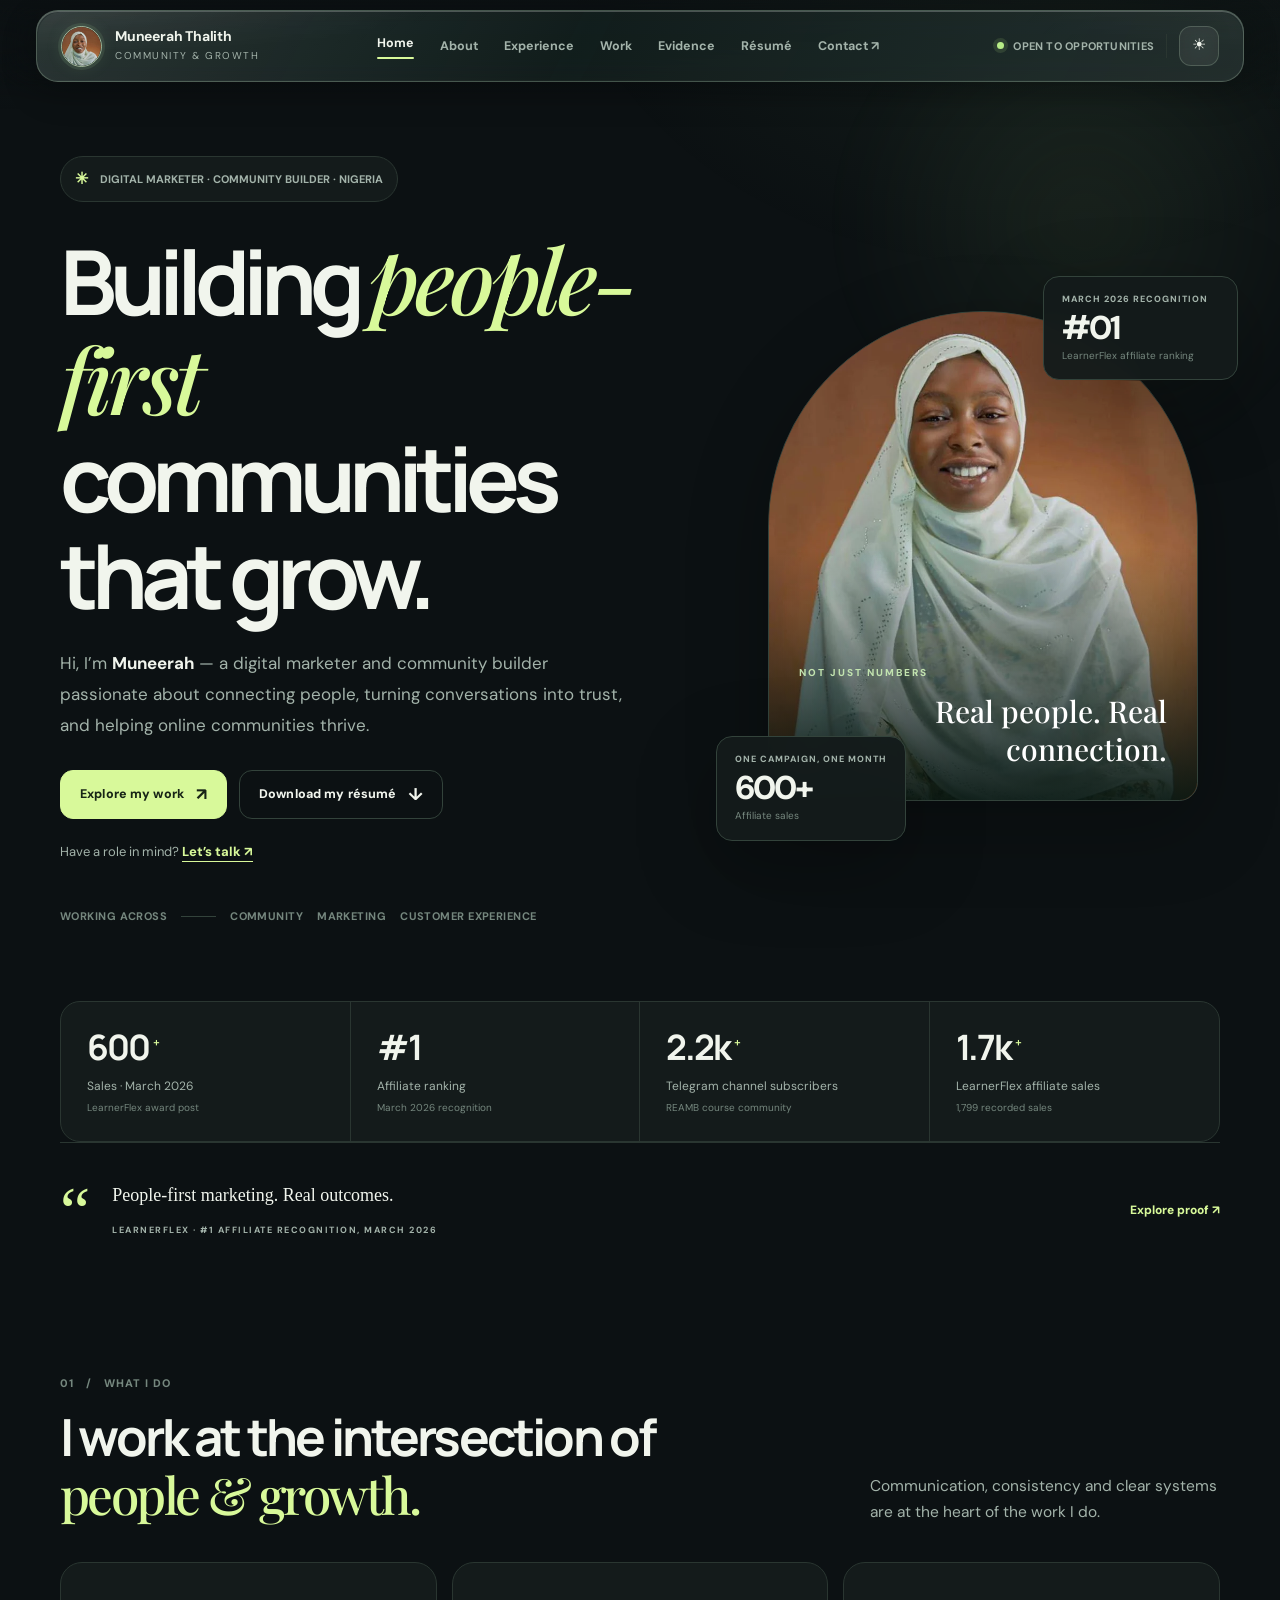
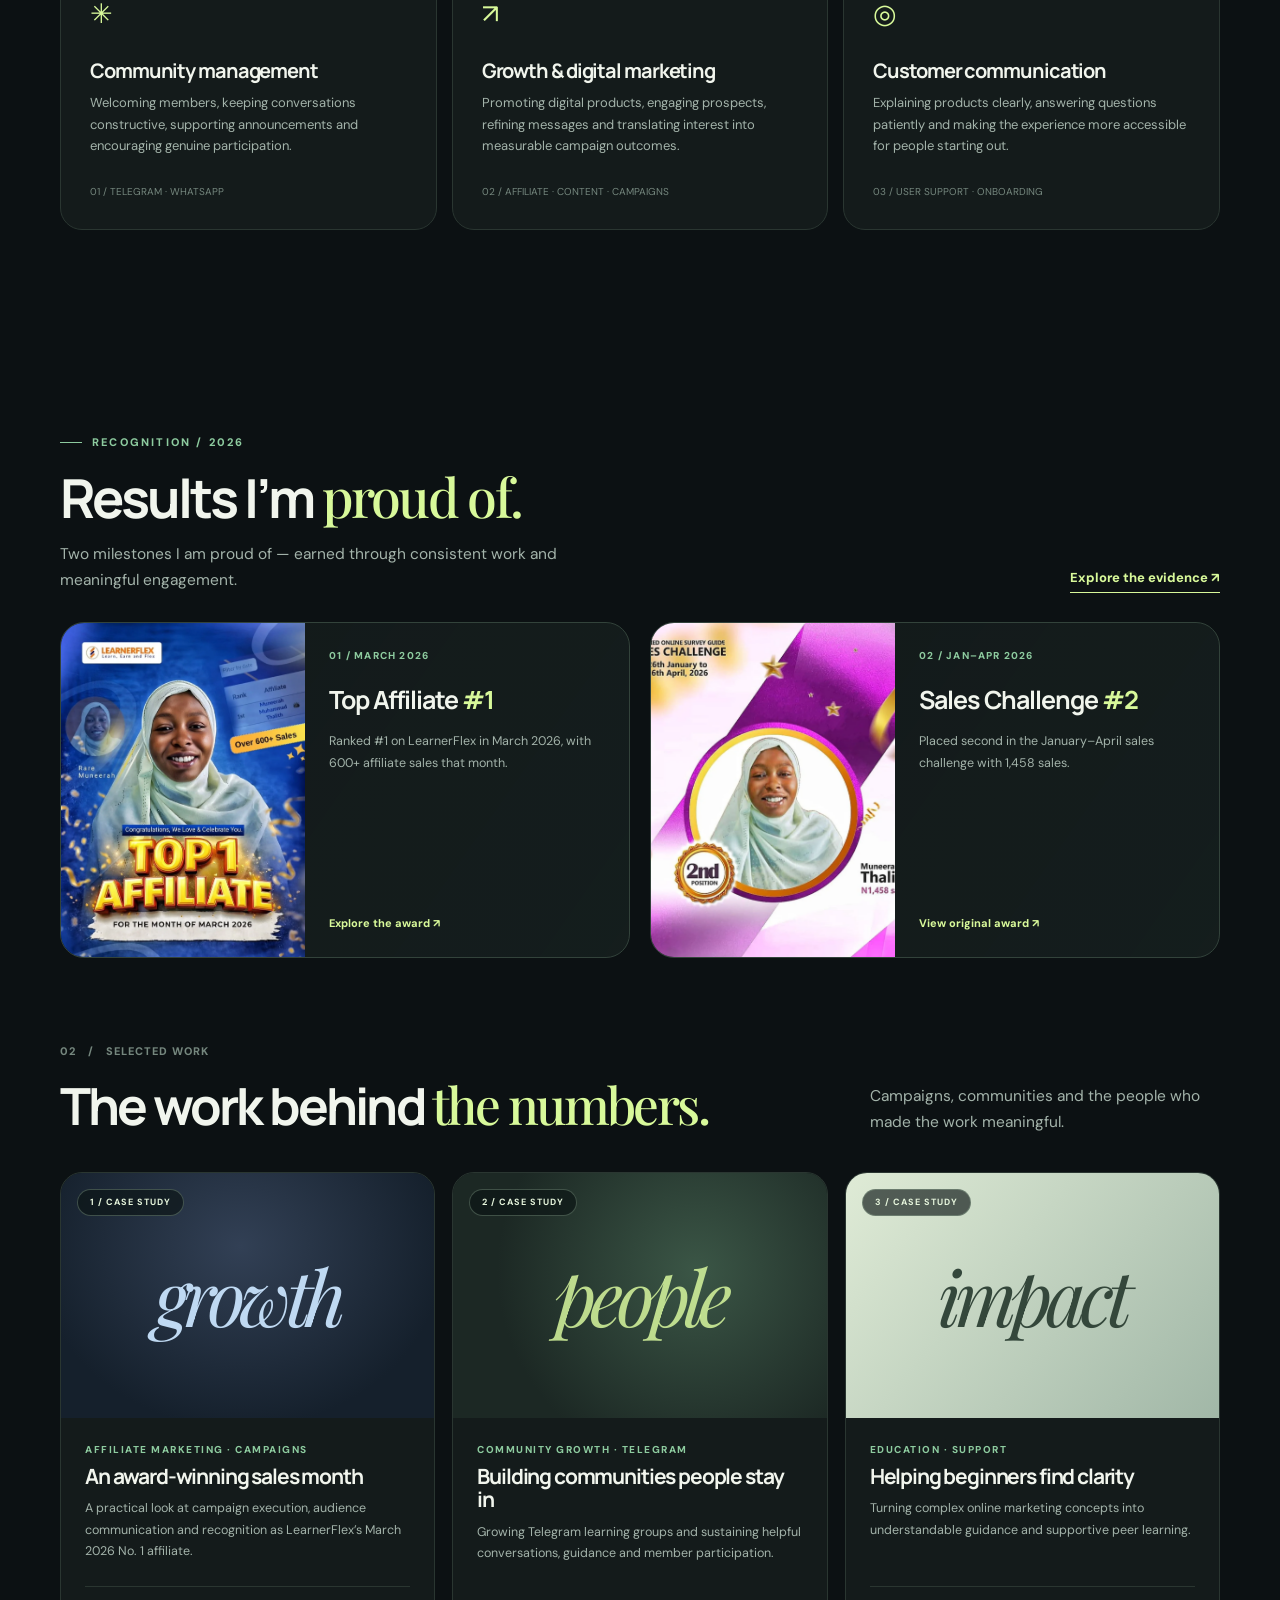
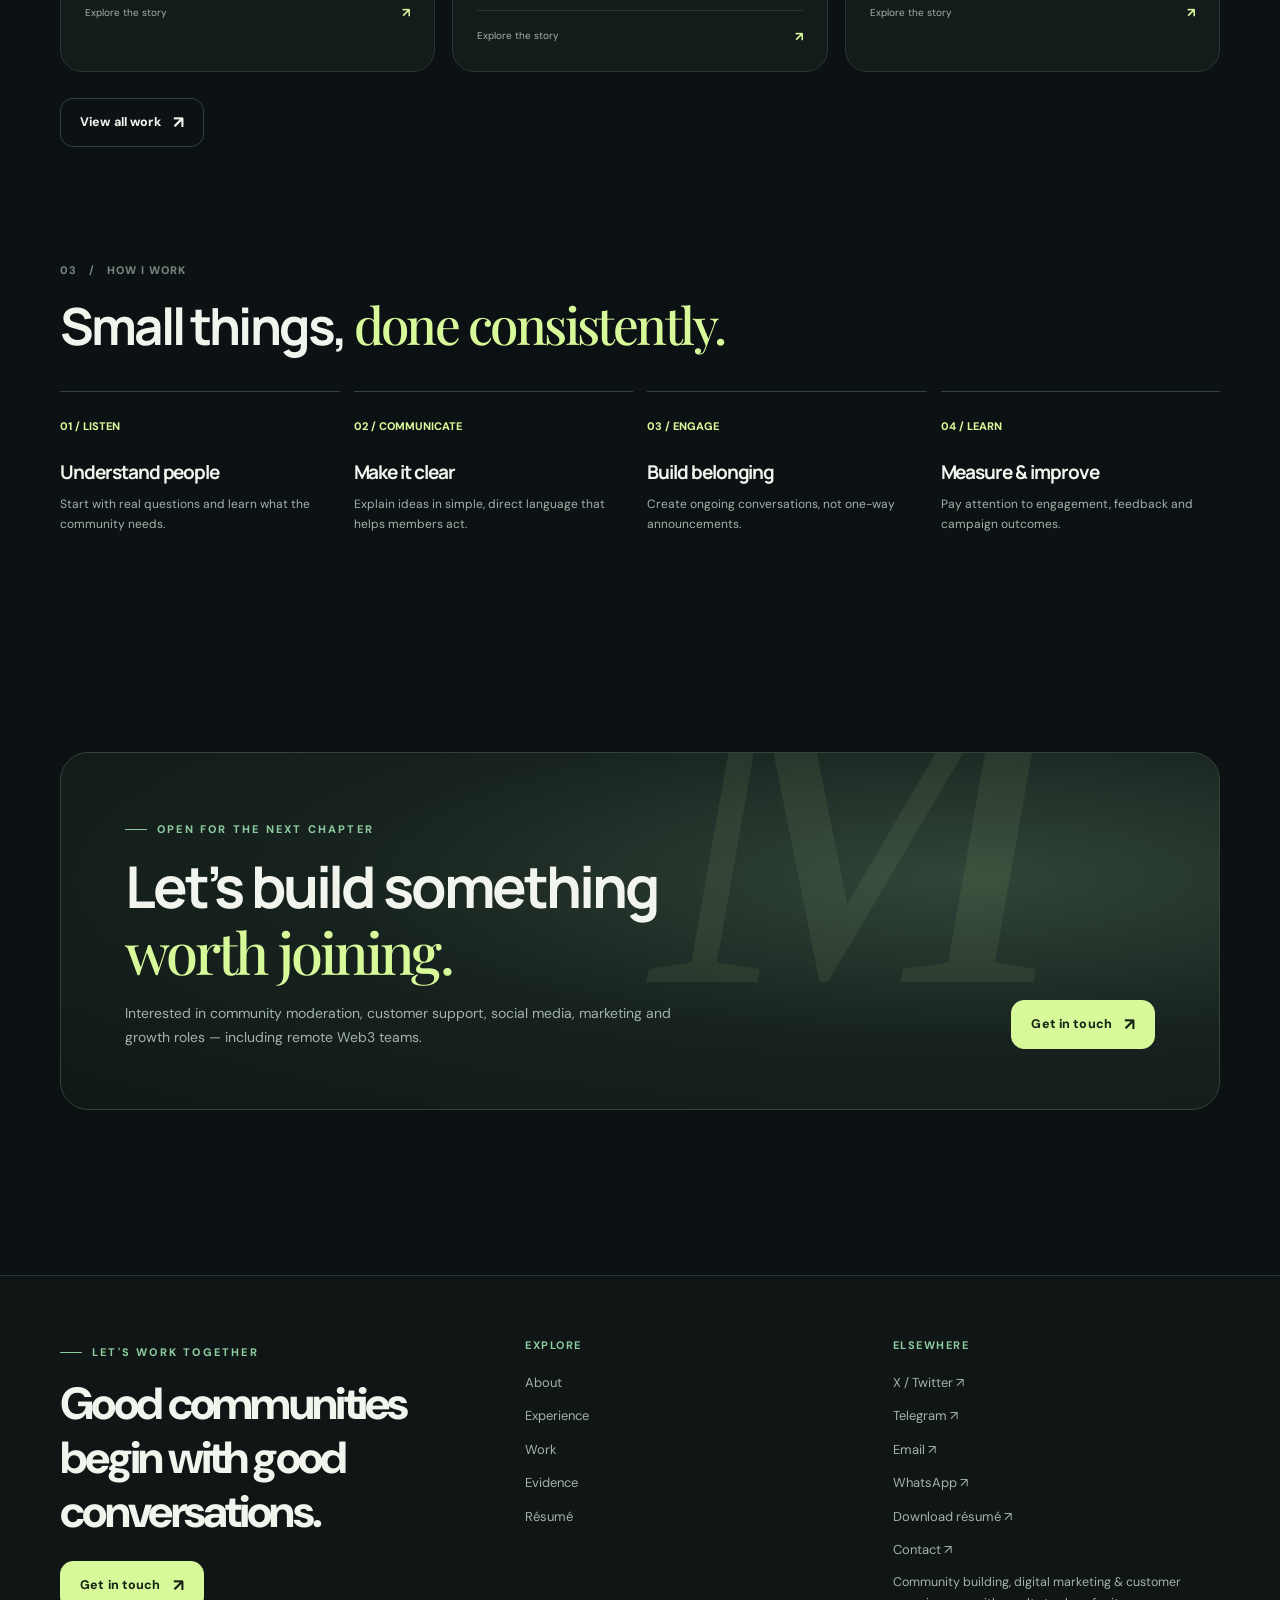
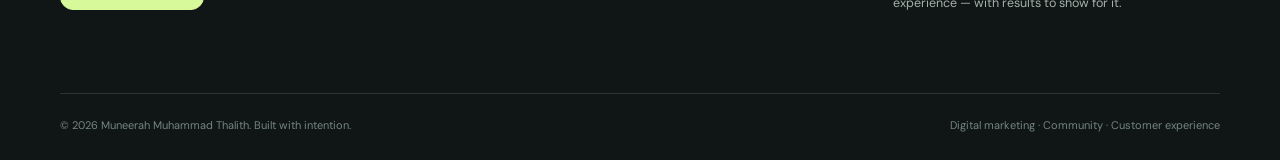
<file: index.html>
<!doctype html><html lang="en"><head><meta charset="utf-8"><meta name="viewport" content="width=device-width,initial-scale=1"><meta name="description" content="Muneerah Muhammad Thalith — digital marketing experience since 2023, affiliate campaigns, community growth and customer communication."><meta name="theme-color" content="#0c1113"><meta name="author" content="Muneerah Muhammad Thalith"><link rel="canonical" href="https://muneerah-portfolio-git.vercel.app/"><meta property="og:title" content="Community Builder &amp; Digital Marketer"><meta property="og:description" content="Muneerah Muhammad Thalith — digital marketing experience since 2023, affiliate campaigns, community growth and customer communication."><meta property="og:type" content="website"><meta property="og:image" content="https://muneerah-portfolio-git.vercel.app/assets/media/muneerah-hero.webp"><meta name="twitter:card" content="summary_large_image"><meta name="twitter:site" content="@Dneerah_"><title>Community Builder &amp; Digital Marketer · Muneerah Muhammad Thalith</title><link rel="icon" href="./assets/favicon-48.png" sizes="48x48" type="image/png"><link rel="icon" href="./assets/favicon-32.png" sizes="32x32" type="image/png"><link rel="apple-touch-icon" href="./assets/apple-touch-icon.png"><link rel="stylesheet" href="./assets/site.css"><script>(function(){try{var t=localStorage.getItem('muneerah-theme');if(t==='light'||t==='dark')document.documentElement.dataset.theme=t;}catch(e){}})()</script></head><body class=""><a class="skip" href="#main">Skip to content</a><header class="site-header"><nav class="nav container" aria-label="Main navigation"><a class="brand" href="./" aria-label="Muneerah, home"><span class="brand-icon"><img src="./assets/media/muneerah-avatar.webp" width="38" height="38" alt=""></span><span class="brand-copy"><strong>Muneerah Thalith</strong><span>Community & growth</span></span></a><div class="nav-links" id="menu-links" data-nav-links><a href="./" class="active" aria-current=page>Home</a><a href="./about/" class="" >About</a><a href="./experience/" class="" >Experience</a><a href="./work/" class="" >Work</a><a href="./evidence/" class="" >Evidence</a><a href="./resume/" class="" >Résumé</a><a href="./contact/">Contact ↗</a></div><div class="nav-actions"><span class="availability"><i class="dot" aria-hidden="true"></i> OPEN TO OPPORTUNITIES</span><span class="mini-divider"></span><button type="button" class="theme-toggle" aria-label="Switch theme" data-theme-toggle>☀</button><button type="button" class="menu-toggle" aria-label="Toggle navigation" aria-expanded="false" aria-controls="menu-links" data-menu-toggle>☰</button></div></nav></header><main id="main"><section class="hero"><div class="container hero-grid"><div class="hero-content"><div class="hero-tag"><span class="star">✳</span> DIGITAL MARKETER · COMMUNITY BUILDER · NIGERIA</div><h1>Building <span class="serif highlight">people-first</span> communities that grow.</h1><p>Hi, I’m <strong style="color:var(--ink)">Muneerah</strong> — a digital marketer and community builder passionate about connecting people, turning conversations into trust, and helping online communities thrive.</p><div class="hero-cta"><a href="./work/" class="btn btn-primary" >Explore my work <span class="arr">↗</span></a><a href="./assets/Muneerah-Muhammad-Thalith-Resume.pdf" class="btn btn-ghost" download>Download my résumé <span class="arr">↓</span></a></div><a class="hero-text-link" href="mailto:contact@muneerah.top?subject=Opportunity%20for%20Muneerah">Have a role in mind? <span>Let’s talk ↗</span></a><div class="hero-foot"><span>WORKING ACROSS</span><span class="line"></span><span>COMMUNITY</span><span>MARKETING</span><span>CUSTOMER EXPERIENCE</span></div></div><div class="hero-art"><div class="hero-frame"><img class="hero-portrait" src="./assets/media/muneerah-hero.webp" width="800" height="980" fetchpriority="high" alt="Portrait of Muneerah Muhammad Thalith"><div class="art-caption"><span class="art-label">Not just numbers</span><b>Real people. Real connection.</b></div></div><div class="float-proof"><span>March 2026 recognition</span><strong>#01</strong><small>LearnerFlex affiliate ranking</small></div><div class="float-number"><span>One campaign, one month</span><strong>600+</strong><small>Affiliate sales</small></div></div></div></section>
<section class="container"><div class="stats-bar reveal"><div class="stat"><strong>600<sup>+</sup></strong><span>Sales · March 2026</span><div class="tip">LearnerFlex award post</div></div><div class="stat"><strong>#1</strong><span>Affiliate ranking</span><div class="tip">March 2026 recognition</div></div><div class="stat"><strong>2.2k<sup>+</sup></strong><span>Telegram channel subscribers</span><div class="tip">REAMB course community</div></div><div class="stat"><strong>1.7k<sup>+</sup></strong><span>LearnerFlex affiliate sales</span><div class="tip">1,799 recorded sales</div></div></div></section>
<section class="container mini-testimonial reveal"><span class="mini-quote">“</span><div><p>People-first marketing. Real outcomes.</p><span>LEARNERFLEX · #1 AFFILIATE RECOGNITION, MARCH 2026</span></div><a href="./evidence/">Explore proof ↗</a></section>
<section class="section container"><div class="section-head reveal"><div><span class="section-index">01 &nbsp; / &nbsp; WHAT I DO</span><h2>I work at the intersection of <span class="serif highlight">people & growth.</span></h2></div><p>Communication, consistency and clear systems are at the heart of the work I do.</p></div><div class="service-grid"><div class="service reveal"><div class="service-icon">✳</div><h3>Community management</h3><p>Welcoming members, keeping conversations constructive, supporting announcements and encouraging genuine participation.</p><span class="n">01 / TELEGRAM · WHATSAPP</span></div><div class="service reveal"><div class="service-icon">↗</div><h3>Growth & digital marketing</h3><p>Promoting digital products, engaging prospects, refining messages and translating interest into measurable campaign outcomes.</p><span class="n">02 / AFFILIATE · CONTENT · CAMPAIGNS</span></div><div class="service reveal"><div class="service-icon">◎</div><h3>Customer communication</h3><p>Explaining products clearly, answering questions patiently and making the experience more accessible for people starting out.</p><span class="n">03 / USER SUPPORT · ONBOARDING</span></div></div></section>
<section class="section container award-showcase" aria-labelledby="awards-heading"><div class="award-showcase-heading"><div><span class="eyebrow">Recognition / 2026</span><h2 id="awards-heading">Results I’m <span class="serif highlight">proud of.</span></h2><p>Two milestones I am proud of — earned through consistent work and meaningful engagement.</p></div><a href="./evidence/" class="proof-text-link">Explore the evidence ↗</a></div><div class="award-showcase-grid"><a class="award-showcase-card" href="./evidence/"><span class="award-showcase-img"><img src="./assets/media/award.webp" width="640" height="640" loading="eager" decoding="async" alt="LearnerFlex No. 1 affiliate award for March 2026"></span><span class="award-showcase-copy"><span class="award-index">01 / March 2026</span><strong>Top Affiliate <em>#1</em></strong><span>Ranked #1 on LearnerFlex in March 2026, with 600+ affiliate sales that month.</span><span class="proof-action">Explore the award ↗</span></span></a><a class="award-showcase-card" href="./evidence/"><span class="award-showcase-img"><img src="./assets/media/challenge-runner-up.webp" width="640" height="640" loading="eager" decoding="async" alt="Second-place sales challenge award showing 1,458 sales from January to April 2026"></span><span class="award-showcase-copy"><span class="award-index">02 / Jan–Apr 2026</span><strong>Sales Challenge <em>#2</em></strong><span>Placed second in the January–April sales challenge with 1,458 sales.</span><span class="proof-action">View original award ↗</span></span></a></div></section>
<section class="section container" style="padding-top:0"><div class="section-head reveal"><div><span class="section-index">02 &nbsp; / &nbsp; SELECTED WORK</span><h2>The work behind <span class="serif highlight">the numbers.</span></h2></div><p>Campaigns, communities and the people who made the work meaningful.</p></div><div class="work-grid"><a href="./work/learnerflex/" class="project reveal"><div class="project-visual ink"><span class="corner">1 / CASE STUDY</span><span class="ghost-word">growth</span></div><div class="project-body"><div class="project-type">Affiliate marketing · Campaigns</div><h3>An award-winning sales month</h3><p>A practical look at campaign execution, audience communication and recognition as LearnerFlex’s March 2026 No. 1 affiliate.</p><div class="project-foot"><span>Explore the story</span><strong>↗</strong></div></div></a><a href="./work/community/" class="project reveal"><div class="project-visual "><span class="corner">2 / CASE STUDY</span><span class="ghost-word">people</span></div><div class="project-body"><div class="project-type">Community growth · Telegram</div><h3>Building communities people stay in</h3><p>Growing Telegram learning groups and sustaining helpful conversations, guidance and member participation.</p><div class="project-foot"><span>Explore the story</span><strong>↗</strong></div></div></a><a href="./work/coaching/" class="project reveal"><div class="project-visual pale"><span class="corner">3 / CASE STUDY</span><span class="ghost-word">impact</span></div><div class="project-body"><div class="project-type">Education · Support</div><h3>Helping beginners find clarity</h3><p>Turning complex online marketing concepts into understandable guidance and supportive peer learning.</p><div class="project-foot"><span>Explore the story</span><strong>↗</strong></div></div></a></div><div style="margin-top:26px"><a href="./work/" class="btn btn-ghost" >View all work <span class="arr">↗</span></a></div></section>
<section class="section container" style="padding-top:0"><div class="section-head reveal"><div><span class="section-index">03 &nbsp; / &nbsp; HOW I WORK</span><h2>Small things, <span class="serif highlight">done consistently.</span></h2></div></div><div class="process"><div class="step reveal"><div class="count">01 / LISTEN</div><h3>Understand people</h3><p>Start with real questions and learn what the community needs.</p></div><div class="step reveal"><div class="count">02 / COMMUNICATE</div><h3>Make it clear</h3><p>Explain ideas in simple, direct language that helps members act.</p></div><div class="step reveal"><div class="count">03 / ENGAGE</div><h3>Build belonging</h3><p>Create ongoing conversations, not one-way announcements.</p></div><div class="step reveal"><div class="count">04 / LEARN</div><h3>Measure & improve</h3><p>Pay attention to engagement, feedback and campaign outcomes.</p></div></div></section>
<section class="section-tight container"><div class="banner reveal"><div><span class="eyebrow">Open for the next chapter</span><h2>Let’s build something <span class="serif highlight">worth joining.</span></h2><p>Interested in community moderation, customer support, social media, marketing and growth roles — including remote Web3 teams.</p></div><a href="./contact/" class="btn btn-primary" >Get in touch <span class="arr">↗</span></a></div></section></main><footer class="site-footer"><div class="container"><div class="footer-top"><div><span class="eyebrow">Let's work together</span><div class="footer-big">Good communities begin with good conversations.</div><a href="./contact/" class="btn btn-primary" >Get in touch <span class="arr">↗</span></a></div><div class="footer-column"><strong>Explore</strong><a href="./about/">About</a><a href="./experience/">Experience</a><a href="./work/">Work</a><a href="./evidence/">Evidence</a><a href="./resume/">Résumé</a></div><div class="footer-column"><strong>Elsewhere</strong><a href="https://x.com/Dneerah_" target="_blank" rel="noopener noreferrer">X / Twitter ↗</a><a href="https://t.me/DNeerah" target="_blank" rel="noopener noreferrer">Telegram ↗</a><a href="mailto:contact@muneerah.top">Email ↗</a><a href="https://wa.me/2347049001254" target="_blank" rel="noopener noreferrer">WhatsApp ↗</a><a href="./assets/Muneerah-Muhammad-Thalith-Resume.pdf" download>Download résumé ↗</a><a href="./contact/">Contact ↗</a><p class="small">Community building, digital marketing & customer experience — with results to show for it.</p></div></div><div class="footer-bottom"><span>© 2026 Muneerah Muhammad Thalith. Built with intention.</span><span>Digital marketing · Community · Customer experience</span></div></div></footer><script src="./assets/site.js" defer></script></body></html>
</file>
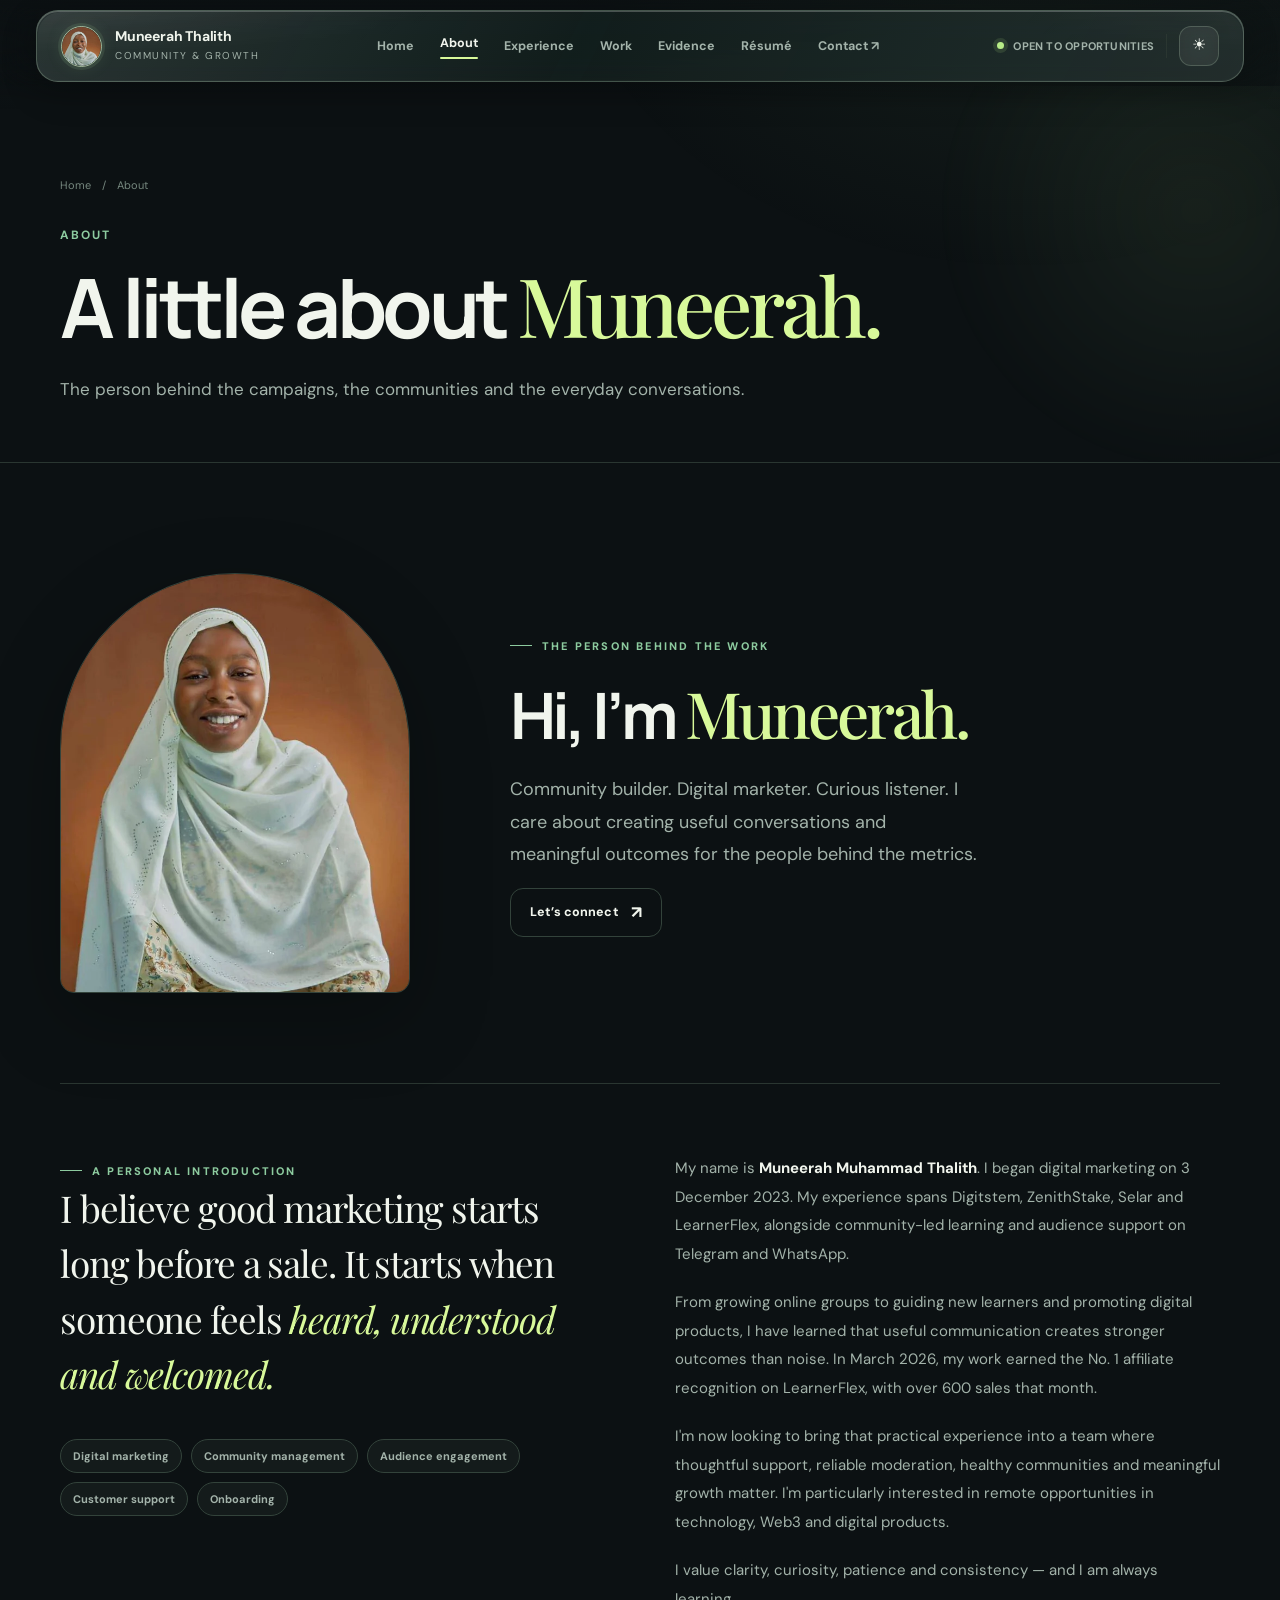
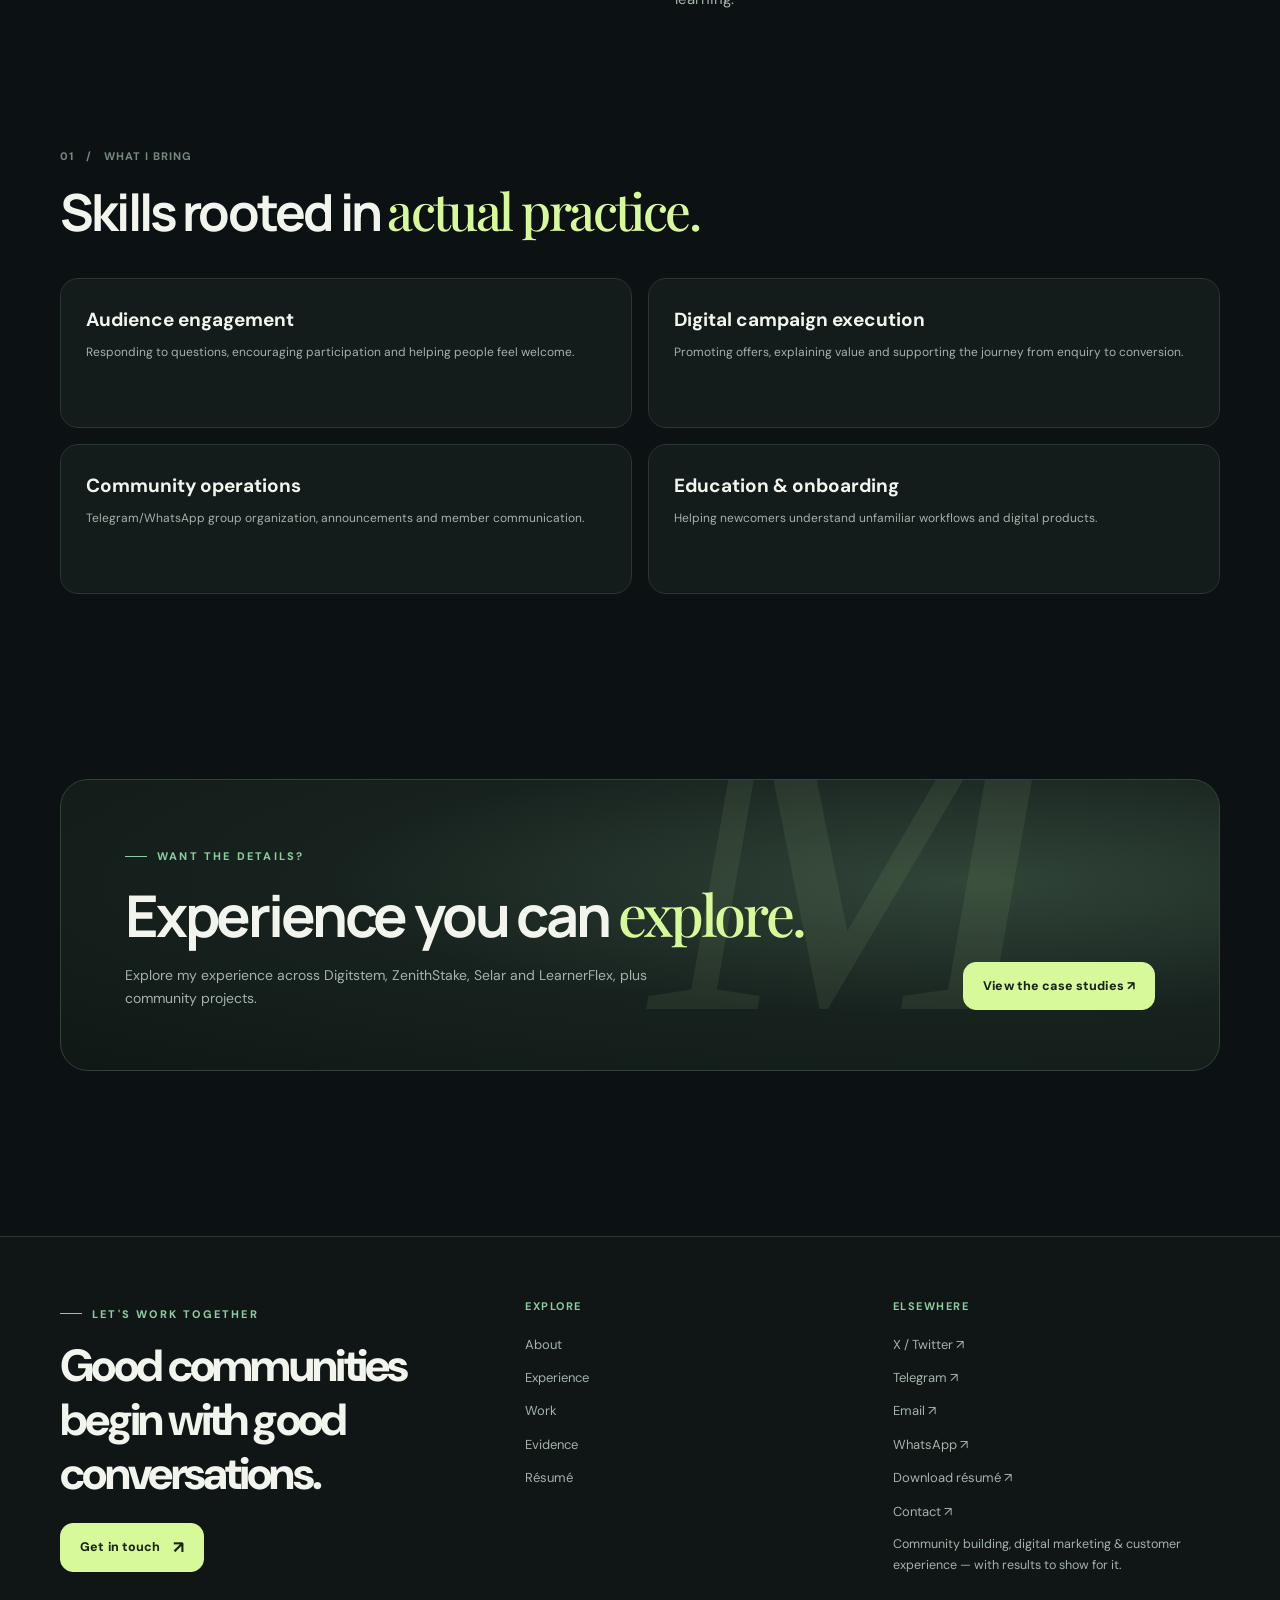
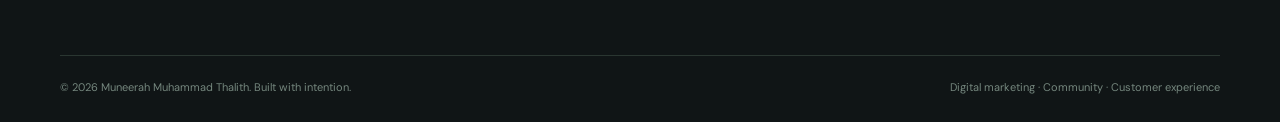
<file: about/index.html>
<!doctype html><html lang="en"><head><meta charset="utf-8"><meta name="viewport" content="width=device-width,initial-scale=1"><meta name="description" content="About Muneerah Muhammad Thalith, a community builder and digital marketer based in Nigeria."><meta name="theme-color" content="#0c1113"><meta name="author" content="Muneerah Muhammad Thalith"><link rel="canonical" href="https://muneerah-portfolio-git.vercel.app/about/"><meta property="og:title" content="About"><meta property="og:description" content="About Muneerah Muhammad Thalith, a community builder and digital marketer based in Nigeria."><meta property="og:type" content="website"><meta property="og:image" content="https://muneerah-portfolio-git.vercel.app/assets/media/muneerah-hero.webp"><meta name="twitter:card" content="summary_large_image"><meta name="twitter:site" content="@Dneerah_"><title>About · Muneerah Muhammad Thalith</title><link rel="icon" href="../assets/favicon-48.png" sizes="48x48" type="image/png"><link rel="icon" href="../assets/favicon-32.png" sizes="32x32" type="image/png"><link rel="apple-touch-icon" href="../assets/apple-touch-icon.png"><link rel="stylesheet" href="../assets/site.css"><script>(function(){try{var t=localStorage.getItem('muneerah-theme');if(t==='light'||t==='dark')document.documentElement.dataset.theme=t;}catch(e){}})()</script></head><body class=""><a class="skip" href="#main">Skip to content</a><header class="site-header"><nav class="nav container" aria-label="Main navigation"><a class="brand" href="../" aria-label="Muneerah, home"><span class="brand-icon"><img src="../assets/media/muneerah-avatar.webp" width="38" height="38" alt=""></span><span class="brand-copy"><strong>Muneerah Thalith</strong><span>Community & growth</span></span></a><div class="nav-links" id="menu-links" data-nav-links><a href="../" class="" >Home</a><a href="../about/" class="active" aria-current=page>About</a><a href="../experience/" class="" >Experience</a><a href="../work/" class="" >Work</a><a href="../evidence/" class="" >Evidence</a><a href="../resume/" class="" >Résumé</a><a href="../contact/">Contact ↗</a></div><div class="nav-actions"><span class="availability"><i class="dot" aria-hidden="true"></i> OPEN TO OPPORTUNITIES</span><span class="mini-divider"></span><button type="button" class="theme-toggle" aria-label="Switch theme" data-theme-toggle>☀</button><button type="button" class="menu-toggle" aria-label="Toggle navigation" aria-expanded="false" aria-controls="menu-links" data-menu-toggle>☰</button></div></nav></header><main id="main"><section class="page-head"><div class="container"><div class="breadcrumbs"><a href="../">Home</a><span>/</span><span>About</span></div><div class="page-kicker">About</div><h1>A little about <span class="serif highlight">Muneerah.</span></h1><p>The person behind the campaigns, the communities and the everyday conversations.</p></div></section><section class="section container"><div class="about-portrait-intro reveal"><img src="../assets/media/muneerah-portrait.webp" width="640" height="960" loading="lazy" alt="Muneerah Muhammad Thalith smiling in a light-colored hijab"><div><span class="eyebrow">The person behind the work</span><h2>Hi, I’m <span class="serif highlight">Muneerah.</span></h2><p>Community builder. Digital marketer. Curious listener. I care about creating useful conversations and meaningful outcomes for the people behind the metrics.</p><a href="../contact/" class="btn btn-ghost">Let’s connect <span class="arr">↗</span></a></div></div><div class="story-grid"><div class="reveal"><div class="eyebrow">A personal introduction</div><p class="story-large">I believe good marketing starts long before a sale. It starts when someone feels <em class="highlight">heard, understood and welcomed.</em></p><div class="pill-list"><span class="pill">Digital marketing</span><span class="pill">Community management</span><span class="pill">Audience engagement</span><span class="pill">Customer support</span><span class="pill">Onboarding</span></div></div><div class="story-text reveal"><p>My name is <strong style="color:var(--ink)">Muneerah Muhammad Thalith</strong>. I began digital marketing on 3 December 2023. My experience spans Digitstem, ZenithStake, Selar and LearnerFlex, alongside community-led learning and audience support on Telegram and WhatsApp.</p><p>From growing online groups to guiding new learners and promoting digital products, I have learned that useful communication creates stronger outcomes than noise. In March 2026, my work earned the No. 1 affiliate recognition on LearnerFlex, with over 600 sales that month.</p><p>I'm now looking to bring that practical experience into a team where thoughtful support, reliable moderation, healthy communities and meaningful growth matter. I'm particularly interested in remote opportunities in technology, Web3 and digital products.</p><p>I value clarity, curiosity, patience and consistency — and I am always learning.</p></div></div></section><section class="container section" style="padding-top:0"><div class="section-head reveal"><div><span class="section-index">01 &nbsp; / &nbsp; WHAT I BRING</span><h2>Skills rooted in <span class="serif highlight">actual practice.</span></h2></div></div><div class="fact-grid"><div class="fact reveal"><strong>Audience engagement</strong><p>Responding to questions, encouraging participation and helping people feel welcome.</p></div><div class="fact reveal"><strong>Digital campaign execution</strong><p>Promoting offers, explaining value and supporting the journey from enquiry to conversion.</p></div><div class="fact reveal"><strong>Community operations</strong><p>Telegram/WhatsApp group organization, announcements and member communication.</p></div><div class="fact reveal"><strong>Education & onboarding</strong><p>Helping newcomers understand unfamiliar workflows and digital products.</p></div></div></section><section class="section-tight container"><div class="banner reveal"><div><span class="eyebrow">Want the details?</span><h2>Experience you can <span class="serif highlight">explore.</span></h2><p>Explore my experience across Digitstem, ZenithStake, Selar and LearnerFlex, plus community projects.</p></div><a href="../work/" class="btn btn-primary" >View the case studies ↗</a></div></section></main><footer class="site-footer"><div class="container"><div class="footer-top"><div><span class="eyebrow">Let's work together</span><div class="footer-big">Good communities begin with good conversations.</div><a href="../contact/" class="btn btn-primary" >Get in touch <span class="arr">↗</span></a></div><div class="footer-column"><strong>Explore</strong><a href="../about/">About</a><a href="../experience/">Experience</a><a href="../work/">Work</a><a href="../evidence/">Evidence</a><a href="../resume/">Résumé</a></div><div class="footer-column"><strong>Elsewhere</strong><a href="https://x.com/Dneerah_" target="_blank" rel="noopener noreferrer">X / Twitter ↗</a><a href="https://t.me/DNeerah" target="_blank" rel="noopener noreferrer">Telegram ↗</a><a href="mailto:contact@muneerah.top">Email ↗</a><a href="https://wa.me/2347049001254" target="_blank" rel="noopener noreferrer">WhatsApp ↗</a><a href="../assets/Muneerah-Muhammad-Thalith-Resume.pdf" download>Download résumé ↗</a><a href="../contact/">Contact ↗</a><p class="small">Community building, digital marketing & customer experience — with results to show for it.</p></div></div><div class="footer-bottom"><span>© 2026 Muneerah Muhammad Thalith. Built with intention.</span><span>Digital marketing · Community · Customer experience</span></div></div></footer><script src="../assets/site.js" defer></script></body></html>
</file>
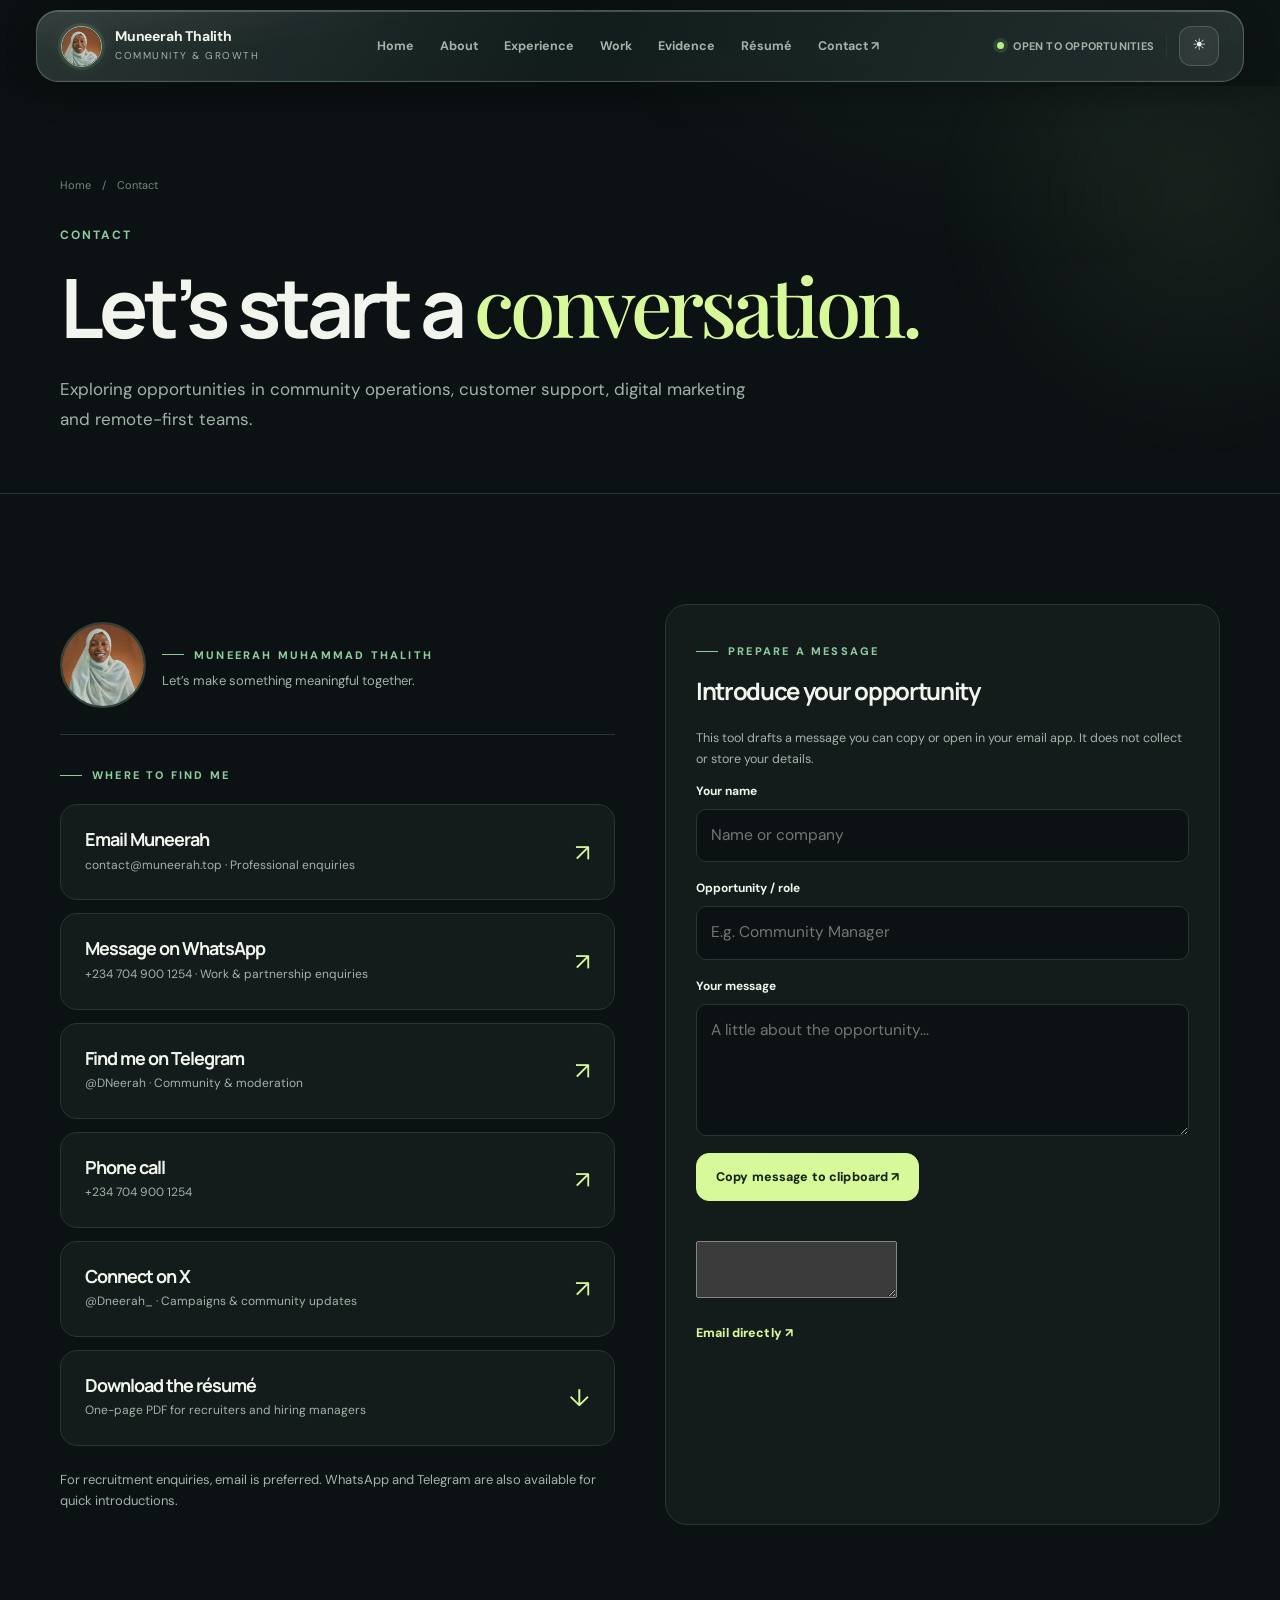
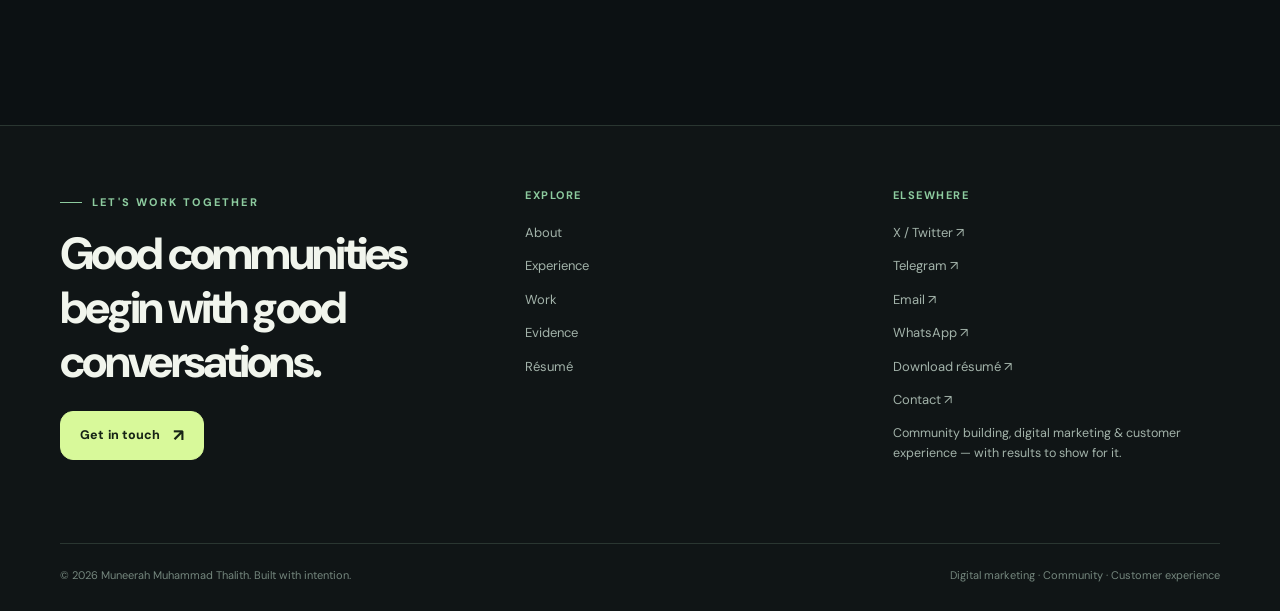
<file: contact/index.html>
<!doctype html><html lang="en"><head><meta charset="utf-8"><meta name="viewport" content="width=device-width,initial-scale=1"><meta name="description" content="Contact Muneerah Muhammad Thalith about remote community, customer experience or digital marketing opportunities."><meta name="theme-color" content="#0c1113"><meta name="author" content="Muneerah Muhammad Thalith"><link rel="canonical" href="https://muneerah-portfolio-git.vercel.app/contact/"><meta property="og:title" content="Contact"><meta property="og:description" content="Contact Muneerah Muhammad Thalith about remote community, customer experience or digital marketing opportunities."><meta property="og:type" content="website"><meta property="og:image" content="https://muneerah-portfolio-git.vercel.app/assets/media/muneerah-hero.webp"><meta name="twitter:card" content="summary_large_image"><meta name="twitter:site" content="@Dneerah_"><title>Contact · Muneerah Muhammad Thalith</title><link rel="icon" href="../assets/favicon-48.png" sizes="48x48" type="image/png"><link rel="icon" href="../assets/favicon-32.png" sizes="32x32" type="image/png"><link rel="apple-touch-icon" href="../assets/apple-touch-icon.png"><link rel="stylesheet" href="../assets/site.css"><script>(function(){try{var t=localStorage.getItem('muneerah-theme');if(t==='light'||t==='dark')document.documentElement.dataset.theme=t;}catch(e){}})()</script></head><body class=""><a class="skip" href="#main">Skip to content</a><header class="site-header"><nav class="nav container" aria-label="Main navigation"><a class="brand" href="../" aria-label="Muneerah, home"><span class="brand-icon"><img src="../assets/media/muneerah-avatar.webp" width="38" height="38" alt=""></span><span class="brand-copy"><strong>Muneerah Thalith</strong><span>Community & growth</span></span></a><div class="nav-links" id="menu-links" data-nav-links><a href="../" class="" >Home</a><a href="../about/" class="" >About</a><a href="../experience/" class="" >Experience</a><a href="../work/" class="" >Work</a><a href="../evidence/" class="" >Evidence</a><a href="../resume/" class="" >Résumé</a><a href="../contact/">Contact ↗</a></div><div class="nav-actions"><span class="availability"><i class="dot" aria-hidden="true"></i> OPEN TO OPPORTUNITIES</span><span class="mini-divider"></span><button type="button" class="theme-toggle" aria-label="Switch theme" data-theme-toggle>☀</button><button type="button" class="menu-toggle" aria-label="Toggle navigation" aria-expanded="false" aria-controls="menu-links" data-menu-toggle>☰</button></div></nav></header><main id="main"><section class="page-head"><div class="container"><div class="breadcrumbs"><a href="../">Home</a><span>/</span><span>Contact</span></div><div class="page-kicker">Contact</div><h1>Let’s start a <span class="serif highlight">conversation.</span></h1><p>Exploring opportunities in community operations, customer support, digital marketing and remote-first teams.</p></div></section><section class="section container contact-layout"><div><div class="contact-portrait"><img src="../assets/media/muneerah-square.webp" width="86" height="86" loading="lazy" alt="Portrait of Muneerah"><div><span class="eyebrow">Muneerah Muhammad Thalith</span><p>Let’s make something meaningful together.</p></div></div><div class="eyebrow" style="margin-bottom:20px">Where to find me</div><div class="contact-options"><a class="contact-option" href="mailto:contact@muneerah.top?subject=Work%20opportunity%20for%20Muneerah"><div><h3>Email Muneerah</h3><p>contact@muneerah.top · Professional enquiries</p></div><span class="arrow">↗</span></a><a class="contact-option" href="https://wa.me/2347049001254" target="_blank" rel="noopener noreferrer"><div><h3>Message on WhatsApp</h3><p>+234 704 900 1254 · Work & partnership enquiries</p></div><span class="arrow">↗</span></a><a class="contact-option" href="https://t.me/DNeerah" target="_blank" rel="noopener noreferrer"><div><h3>Find me on Telegram</h3><p>@DNeerah · Community & moderation</p></div><span class="arrow">↗</span></a><a class="contact-option" href="tel:+2347049001254"><div><h3>Phone call</h3><p>+234 704 900 1254</p></div><span class="arrow">↗</span></a><a class="contact-option" href="https://x.com/Dneerah_" target="_blank" rel="noopener noreferrer"><div><h3>Connect on X</h3><p>@Dneerah_ · Campaigns & community updates</p></div><span class="arrow">↗</span></a><a class="contact-option" href="../assets/Muneerah-Muhammad-Thalith-Resume.pdf" download><div><h3>Download the résumé</h3><p>One-page PDF for recruiters and hiring managers</p></div><span class="arrow">↓</span></a></div><p style="font-size:13px;margin-top:23px">For recruitment enquiries, email is preferred. WhatsApp and Telegram are also available for quick introductions.</p></div><div class="card-form"><div class="eyebrow" style="margin-bottom:17px">Prepare a message</div><h3>Introduce your opportunity</h3><p class="small">This tool drafts a message you can copy or open in your email app. It does not collect or store your details.</p><form data-application-form><div class="field"><label for="contact-name">Your name</label><input id="contact-name" name="name" placeholder="Name or company" required></div><div class="field"><label for="contact-role">Opportunity / role</label><input id="contact-role" name="role" placeholder="E.g. Community Manager" required></div><div class="field"><label for="contact-message">Your message</label><textarea id="contact-message" name="message" placeholder="A little about the opportunity..." required></textarea></div><button type="submit" class="btn btn-primary">Copy message to clipboard ↗</button><div aria-live="polite" class="copy-note" data-form-status></div><textarea class="field" style="margin-top:12px" data-copy-fallback hidden aria-label="Copy prepared message"></textarea></form><a class="btn btn-quiet" href="mailto:contact@muneerah.top?subject=Opportunity%20for%20Muneerah">Email directly ↗</a></div></section></main><footer class="site-footer"><div class="container"><div class="footer-top"><div><span class="eyebrow">Let's work together</span><div class="footer-big">Good communities begin with good conversations.</div><a href="../contact/" class="btn btn-primary" >Get in touch <span class="arr">↗</span></a></div><div class="footer-column"><strong>Explore</strong><a href="../about/">About</a><a href="../experience/">Experience</a><a href="../work/">Work</a><a href="../evidence/">Evidence</a><a href="../resume/">Résumé</a></div><div class="footer-column"><strong>Elsewhere</strong><a href="https://x.com/Dneerah_" target="_blank" rel="noopener noreferrer">X / Twitter ↗</a><a href="https://t.me/DNeerah" target="_blank" rel="noopener noreferrer">Telegram ↗</a><a href="mailto:contact@muneerah.top">Email ↗</a><a href="https://wa.me/2347049001254" target="_blank" rel="noopener noreferrer">WhatsApp ↗</a><a href="../assets/Muneerah-Muhammad-Thalith-Resume.pdf" download>Download résumé ↗</a><a href="../contact/">Contact ↗</a><p class="small">Community building, digital marketing & customer experience — with results to show for it.</p></div></div><div class="footer-bottom"><span>© 2026 Muneerah Muhammad Thalith. Built with intention.</span><span>Digital marketing · Community · Customer experience</span></div></div></footer><script src="../assets/site.js" defer></script></body></html>
</file>
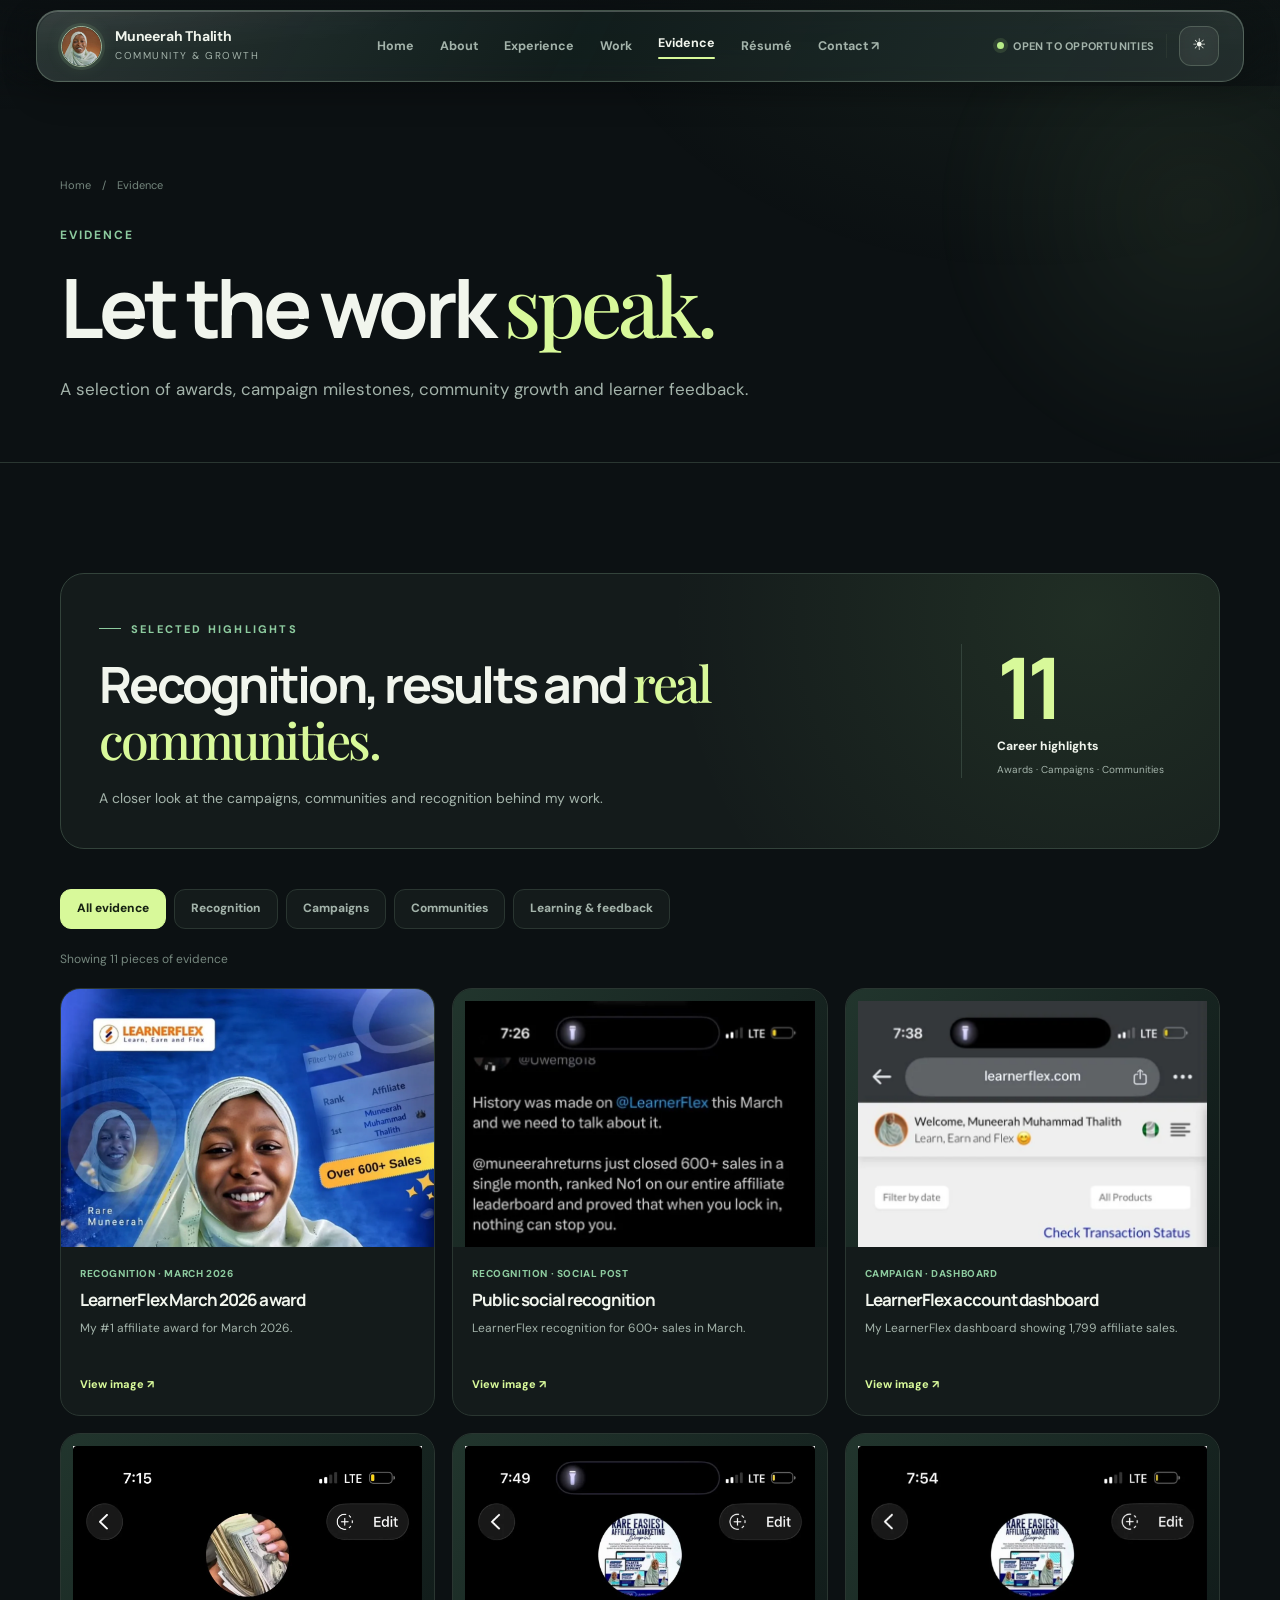
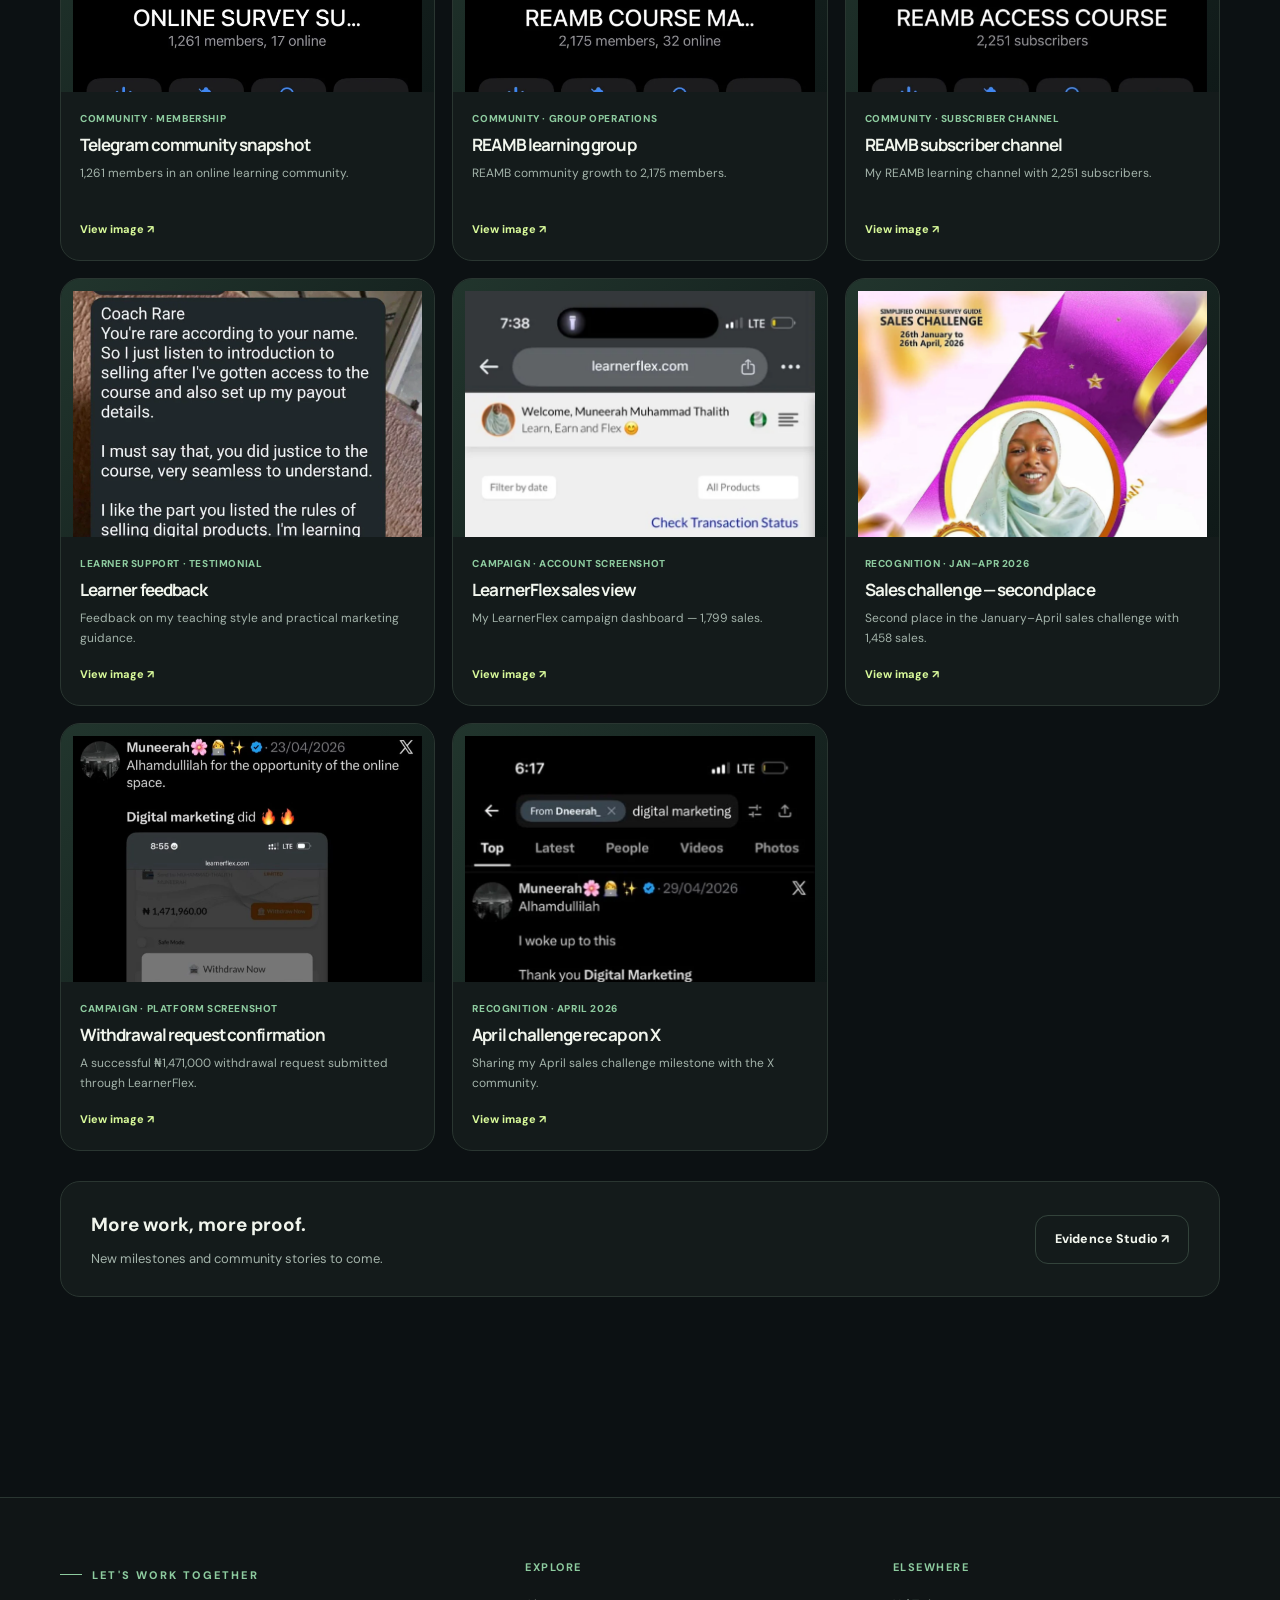
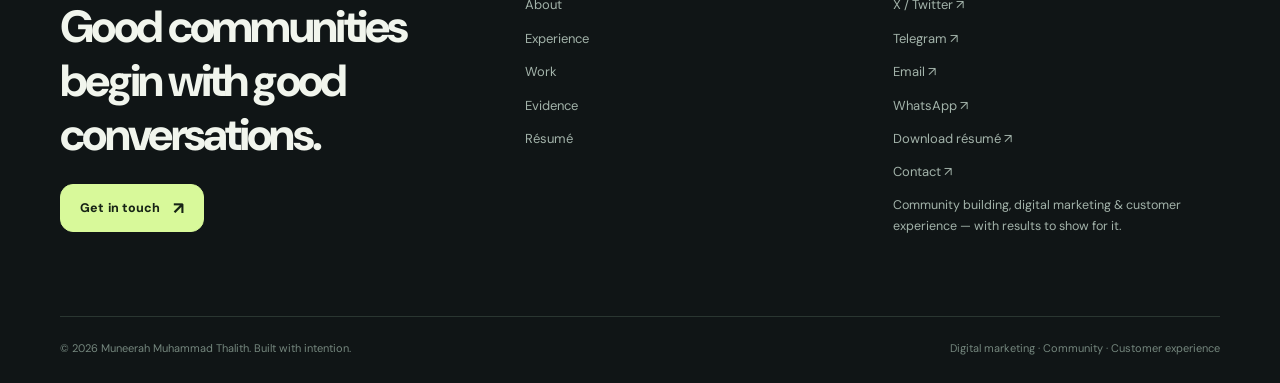
<file: evidence/index.html>
<!doctype html><html lang="en"><head><meta charset="utf-8"><meta name="viewport" content="width=device-width,initial-scale=1"><meta name="description" content="A curated portfolio evidence library: LearnerFlex recognition, sales dashboard and community growth snapshots."><meta name="theme-color" content="#0c1113"><meta name="author" content="Muneerah Muhammad Thalith"><link rel="canonical" href="https://muneerah-portfolio-git.vercel.app/evidence/"><meta property="og:title" content="Evidence &amp; Recognition"><meta property="og:description" content="A curated portfolio evidence library: LearnerFlex recognition, sales dashboard and community growth snapshots."><meta property="og:type" content="website"><meta property="og:image" content="https://muneerah-portfolio-git.vercel.app/assets/media/muneerah-hero.webp"><meta name="twitter:card" content="summary_large_image"><meta name="twitter:site" content="@Dneerah_"><title>Evidence &amp; Recognition · Muneerah Muhammad Thalith</title><link rel="icon" href="../assets/favicon-48.png" sizes="48x48" type="image/png"><link rel="icon" href="../assets/favicon-32.png" sizes="32x32" type="image/png"><link rel="apple-touch-icon" href="../assets/apple-touch-icon.png"><link rel="stylesheet" href="../assets/site.css"><script>(function(){try{var t=localStorage.getItem('muneerah-theme');if(t==='light'||t==='dark')document.documentElement.dataset.theme=t;}catch(e){}})()</script></head><body class=""><a class="skip" href="#main">Skip to content</a><header class="site-header"><nav class="nav container" aria-label="Main navigation"><a class="brand" href="../" aria-label="Muneerah, home"><span class="brand-icon"><img src="../assets/media/muneerah-avatar.webp" width="38" height="38" alt=""></span><span class="brand-copy"><strong>Muneerah Thalith</strong><span>Community & growth</span></span></a><div class="nav-links" id="menu-links" data-nav-links><a href="../" class="" >Home</a><a href="../about/" class="" >About</a><a href="../experience/" class="" >Experience</a><a href="../work/" class="" >Work</a><a href="../evidence/" class="active" aria-current=page>Evidence</a><a href="../resume/" class="" >Résumé</a><a href="../contact/">Contact ↗</a></div><div class="nav-actions"><span class="availability"><i class="dot" aria-hidden="true"></i> OPEN TO OPPORTUNITIES</span><span class="mini-divider"></span><button type="button" class="theme-toggle" aria-label="Switch theme" data-theme-toggle>☀</button><button type="button" class="menu-toggle" aria-label="Toggle navigation" aria-expanded="false" aria-controls="menu-links" data-menu-toggle>☰</button></div></nav></header><main id="main"><section class="page-head"><div class="container"><div class="breadcrumbs"><a href="../">Home</a><span>/</span><span>Evidence</span></div><div class="page-kicker">Evidence</div><h1>Let the work <span class="serif highlight">speak.</span></h1><p>A selection of awards, campaign milestones, community growth and learner feedback.</p></div></section><section class="section container evidence-collection"><div class="proof-manifest"><div><span class="eyebrow">Selected highlights</span><h2>Recognition, results and <span class="serif highlight">real communities.</span></h2><p>A closer look at the campaigns, communities and recognition behind my work.</p></div><div class="proof-manifest-aside"><strong>11</strong><span>Career highlights</span><small>Awards · Campaigns · Communities</small></div></div><div class="filter-bar" role="group" aria-label="Filter evidence"><button type="button" class="filter" data-filter="all" aria-pressed="true">All evidence</button><button type="button" class="filter" data-filter="recognition" aria-pressed="false">Recognition</button><button type="button" class="filter" data-filter="campaign" aria-pressed="false">Campaigns</button><button type="button" class="filter" data-filter="community" aria-pressed="false">Communities</button><button type="button" class="filter" data-filter="coaching" aria-pressed="false">Learning & feedback</button></div><p class="proof-filter-status" aria-live="polite" data-filter-status>Showing 11 pieces of evidence</p><div class="evidence-grid" id="evidence-gallery"><article class="evidence-card reveal" data-evidence-category="recognition"><div class="evidence-art "><img src="../assets/media/award.webp" loading="lazy" alt="LearnerFlex March 2026 award"></div><div class="evidence-description"><div class="project-type">Recognition · March 2026</div><h3>LearnerFlex March 2026 award</h3><p>My #1 affiliate award for March 2026.</p><a href="../assets/media/award.webp" data-lightbox-image data-label="LearnerFlex March 2026 award">View image ↗</a></div></article><article class="evidence-card reveal" data-evidence-category="recognition"><div class="evidence-art contain"><img src="../assets/media/leaderboard-post.webp" loading="lazy" alt="Public social recognition"></div><div class="evidence-description"><div class="project-type">Recognition · Social post</div><h3>Public social recognition</h3><p>LearnerFlex recognition for 600+ sales in March.</p><a href="../assets/media/leaderboard-post.webp" data-lightbox-image data-label="Public social recognition">View image ↗</a></div></article><article class="evidence-card reveal" data-evidence-category="campaign"><div class="evidence-art contain"><img src="../assets/media/sales-dashboard.webp" loading="lazy" alt="LearnerFlex account dashboard"></div><div class="evidence-description"><div class="project-type">Campaign · Dashboard</div><h3>LearnerFlex account dashboard</h3><p>My LearnerFlex dashboard showing 1,799 affiliate sales.</p><a href="../assets/media/sales-dashboard.webp" data-lightbox-image data-label="LearnerFlex account dashboard">View image ↗</a></div></article><article class="evidence-card reveal" data-evidence-category="community"><div class="evidence-art contain"><img src="../assets/media/community-survey.webp" loading="lazy" alt="Telegram community snapshot"></div><div class="evidence-description"><div class="project-type">Community · Membership</div><h3>Telegram community snapshot</h3><p>1,261 members in an online learning community.</p><a href="../assets/media/community-survey.webp" data-lightbox-image data-label="Telegram community snapshot">View image ↗</a></div></article><article class="evidence-card reveal" data-evidence-category="community"><div class="evidence-art contain"><img src="../assets/media/re-amb-group.webp" loading="lazy" alt="REAMB learning group"></div><div class="evidence-description"><div class="project-type">Community · Group operations</div><h3>REAMB learning group</h3><p>REAMB community growth to 2,175 members.</p><a href="../assets/media/re-amb-group.webp" data-lightbox-image data-label="REAMB learning group">View image ↗</a></div></article><article class="evidence-card reveal" data-evidence-category="community"><div class="evidence-art contain"><img src="../assets/media/re-amb-channel.webp" loading="lazy" alt="REAMB subscriber channel"></div><div class="evidence-description"><div class="project-type">Community · Subscriber channel</div><h3>REAMB subscriber channel</h3><p>My REAMB learning channel with 2,251 subscribers.</p><a href="../assets/media/re-amb-channel.webp" data-lightbox-image data-label="REAMB subscriber channel">View image ↗</a></div></article><article class="evidence-card reveal" data-evidence-category="coaching"><div class="evidence-art contain"><img src="../assets/media/learner-feedback.webp" loading="lazy" alt="Learner feedback"></div><div class="evidence-description"><div class="project-type">Learner support · Testimonial</div><h3>Learner feedback</h3><p>Feedback on my teaching style and practical marketing guidance.</p><a href="../assets/media/learner-feedback.webp" data-lightbox-image data-label="Learner feedback">View image ↗</a></div></article><article class="evidence-card reveal" data-evidence-category="campaign"><div class="evidence-art contain"><img src="../assets/media/learnerflex-sales-1799.webp" loading="lazy" alt="LearnerFlex sales view"></div><div class="evidence-description"><div class="project-type">Campaign · Account screenshot</div><h3>LearnerFlex sales view</h3><p>My LearnerFlex campaign dashboard — 1,799 sales.</p><a href="../assets/media/learnerflex-sales-1799.webp" data-lightbox-image data-label="LearnerFlex sales view">View image ↗</a></div></article><article class="evidence-card reveal" data-evidence-category="recognition"><div class="evidence-art contain"><img src="../assets/media/challenge-runner-up.webp" loading="lazy" alt="Sales challenge — second place"></div><div class="evidence-description"><div class="project-type">Recognition · Jan–Apr 2026</div><h3>Sales challenge — second place</h3><p>Second place in the January–April sales challenge with 1,458 sales.</p><a href="../assets/media/challenge-runner-up.webp" data-lightbox-image data-label="Sales challenge — second place">View image ↗</a></div></article><article class="evidence-card reveal" data-evidence-category="campaign"><div class="evidence-art contain"><img src="../assets/media/campaign-withdrawal-request.webp" loading="lazy" alt="Withdrawal request confirmation"></div><div class="evidence-description"><div class="project-type">Campaign · Platform screenshot</div><h3>Withdrawal request confirmation</h3><p>A successful ₦1,471,000 withdrawal request submitted through LearnerFlex.</p><a href="../assets/media/campaign-withdrawal-request.webp" data-lightbox-image data-label="Withdrawal request confirmation">View image ↗</a></div></article><article class="evidence-card reveal" data-evidence-category="recognition"><div class="evidence-art contain"><img src="../assets/media/social-challenge-update.webp" loading="lazy" alt="April challenge recap on X"></div><div class="evidence-description"><div class="project-type">Recognition · April 2026</div><h3>April challenge recap on X</h3><p>Sharing my April sales challenge milestone with the X community.</p><a href="../assets/media/social-challenge-update.webp" data-lightbox-image data-label="April challenge recap on X">View image ↗</a></div></article></div><div class="evidence-action"><div><strong>More work, more proof.</strong><p>New milestones and community stories to come.</p></div><a href="../evidence/studio/" class="btn btn-ghost">Evidence Studio ↗</a></div><dialog id="proof-lightbox" class="lightbox" aria-label="Evidence image"><button type="button" class="close" data-close aria-label="Close image">×</button><div class="lightbox-inner"><img alt="Expanded evidence"></div></dialog></section></main><footer class="site-footer"><div class="container"><div class="footer-top"><div><span class="eyebrow">Let's work together</span><div class="footer-big">Good communities begin with good conversations.</div><a href="../contact/" class="btn btn-primary" >Get in touch <span class="arr">↗</span></a></div><div class="footer-column"><strong>Explore</strong><a href="../about/">About</a><a href="../experience/">Experience</a><a href="../work/">Work</a><a href="../evidence/">Evidence</a><a href="../resume/">Résumé</a></div><div class="footer-column"><strong>Elsewhere</strong><a href="https://x.com/Dneerah_" target="_blank" rel="noopener noreferrer">X / Twitter ↗</a><a href="https://t.me/DNeerah" target="_blank" rel="noopener noreferrer">Telegram ↗</a><a href="mailto:contact@muneerah.top">Email ↗</a><a href="https://wa.me/2347049001254" target="_blank" rel="noopener noreferrer">WhatsApp ↗</a><a href="../assets/Muneerah-Muhammad-Thalith-Resume.pdf" download>Download résumé ↗</a><a href="../contact/">Contact ↗</a><p class="small">Community building, digital marketing & customer experience — with results to show for it.</p></div></div><div class="footer-bottom"><span>© 2026 Muneerah Muhammad Thalith. Built with intention.</span><span>Digital marketing · Community · Customer experience</span></div></div></footer><script src="../assets/site.js" defer></script></body></html>
</file>
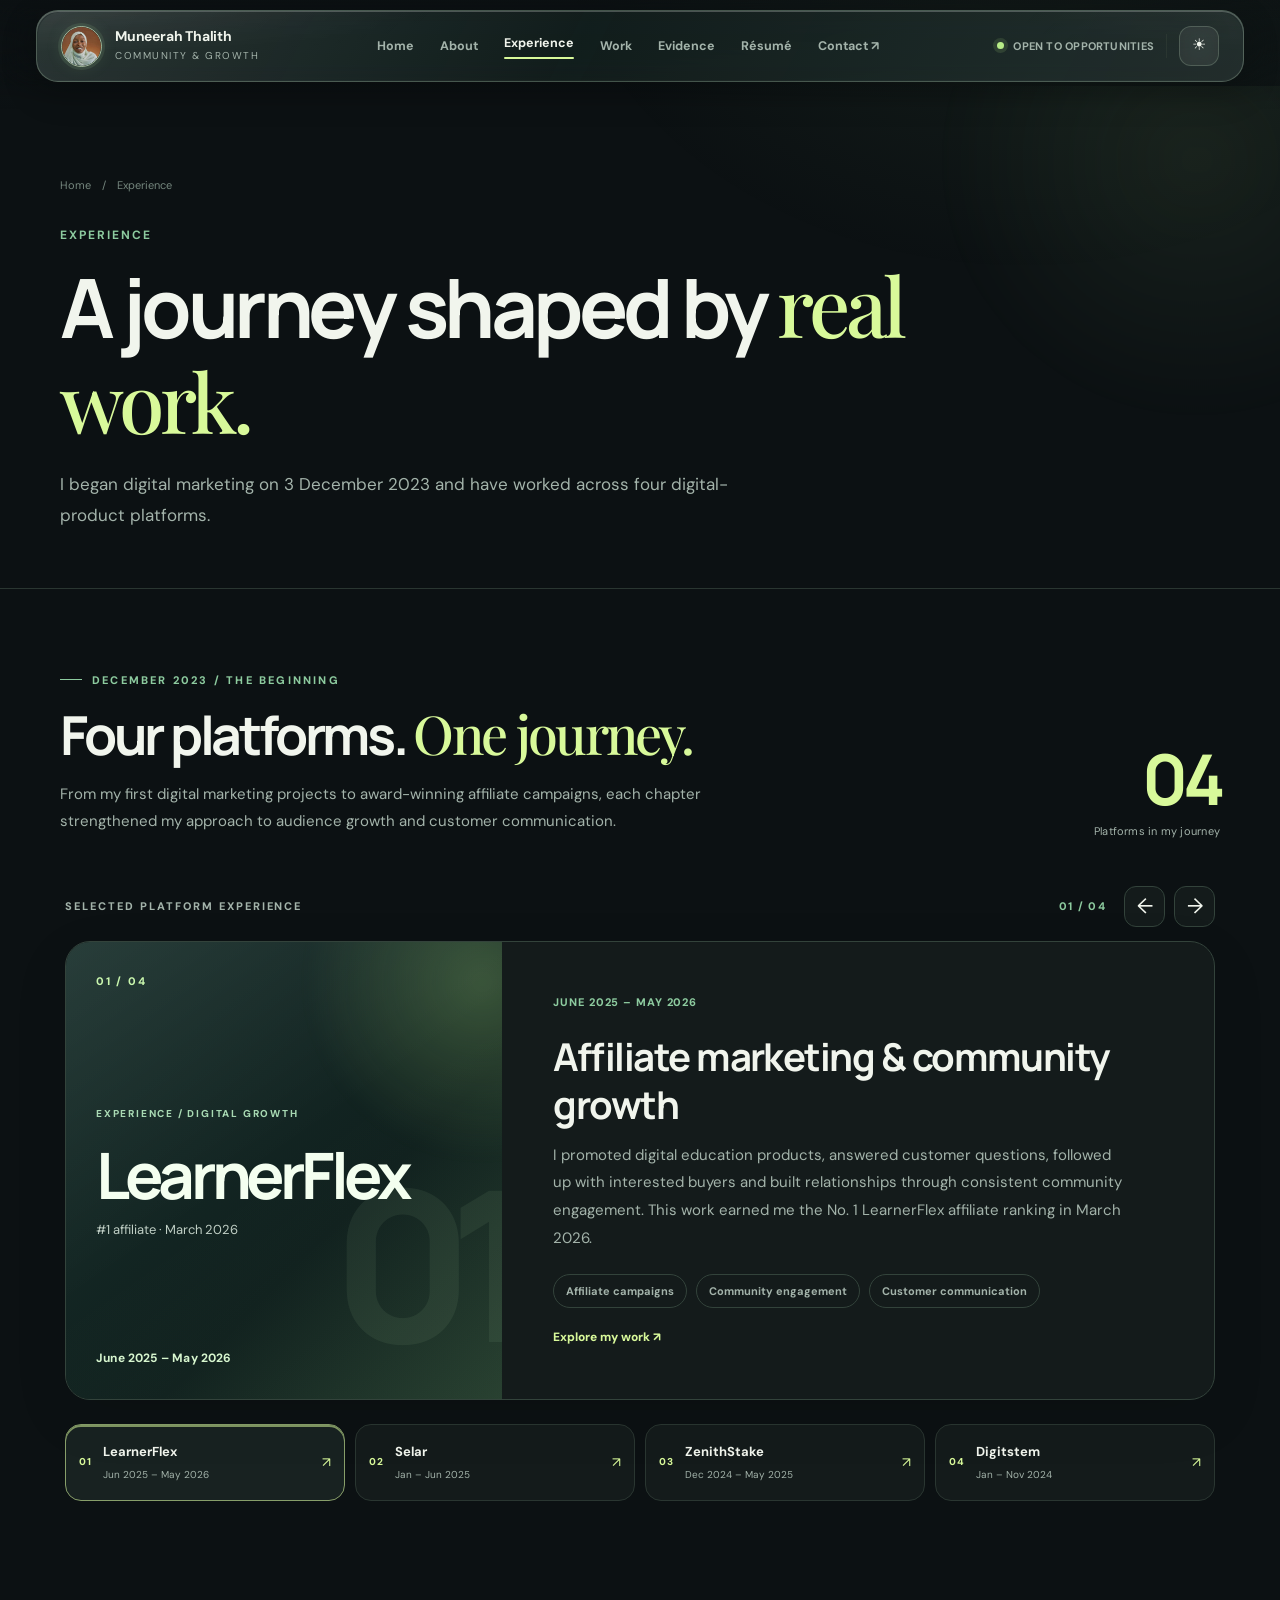
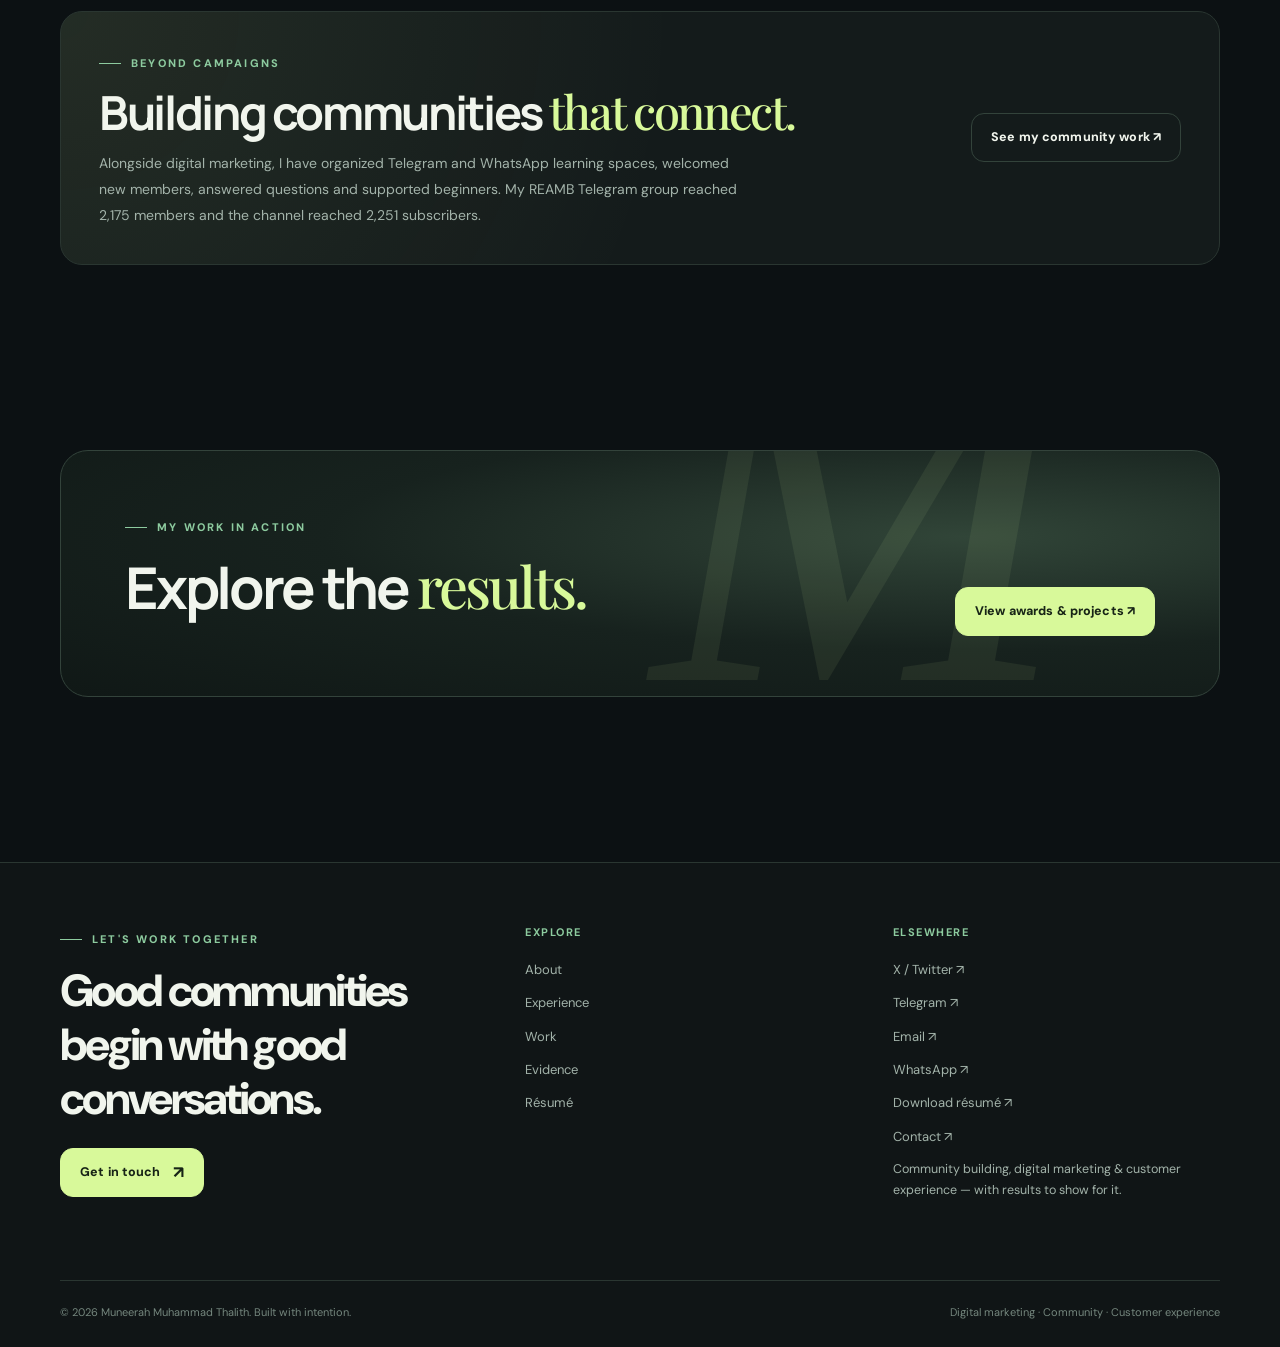
<file: experience/index.html>
<!doctype html><html lang="en"><head><meta charset="utf-8"><meta name="viewport" content="width=device-width,initial-scale=1"><meta name="description" content="Digital marketing experience since December 2023 across LearnerFlex, Selar, ZenithStake and Digitstem."><meta name="theme-color" content="#0c1113"><meta name="author" content="Muneerah Muhammad Thalith"><link rel="canonical" href="https://muneerah-portfolio-git.vercel.app/experience/"><meta property="og:title" content="Experience"><meta property="og:description" content="Digital marketing experience since December 2023 across LearnerFlex, Selar, ZenithStake and Digitstem."><meta property="og:type" content="website"><meta property="og:image" content="https://muneerah-portfolio-git.vercel.app/assets/media/muneerah-hero.webp"><meta name="twitter:card" content="summary_large_image"><meta name="twitter:site" content="@Dneerah_"><title>Experience · Muneerah Muhammad Thalith</title><link rel="icon" href="../assets/favicon-48.png" sizes="48x48" type="image/png"><link rel="icon" href="../assets/favicon-32.png" sizes="32x32" type="image/png"><link rel="apple-touch-icon" href="../assets/apple-touch-icon.png"><link rel="stylesheet" href="../assets/site.css"><script>(function(){try{var t=localStorage.getItem('muneerah-theme');if(t==='light'||t==='dark')document.documentElement.dataset.theme=t;}catch(e){}})()</script></head><body class=""><a class="skip" href="#main">Skip to content</a><header class="site-header"><nav class="nav container" aria-label="Main navigation"><a class="brand" href="../" aria-label="Muneerah, home"><span class="brand-icon"><img src="../assets/media/muneerah-avatar.webp" width="38" height="38" alt=""></span><span class="brand-copy"><strong>Muneerah Thalith</strong><span>Community & growth</span></span></a><div class="nav-links" id="menu-links" data-nav-links><a href="../" class="" >Home</a><a href="../about/" class="" >About</a><a href="../experience/" class="active" aria-current=page>Experience</a><a href="../work/" class="" >Work</a><a href="../evidence/" class="" >Evidence</a><a href="../resume/" class="" >Résumé</a><a href="../contact/">Contact ↗</a></div><div class="nav-actions"><span class="availability"><i class="dot" aria-hidden="true"></i> OPEN TO OPPORTUNITIES</span><span class="mini-divider"></span><button type="button" class="theme-toggle" aria-label="Switch theme" data-theme-toggle>☀</button><button type="button" class="menu-toggle" aria-label="Toggle navigation" aria-expanded="false" aria-controls="menu-links" data-menu-toggle>☰</button></div></nav></header><main id="main"><section class="page-head"><div class="container"><div class="breadcrumbs"><a href="../">Home</a><span>/</span><span>Experience</span></div><div class="page-kicker">Experience</div><h1>A journey shaped by <span class="serif highlight">real work.</span></h1><p>I began digital marketing on 3 December 2023 and have worked across four digital-product platforms.</p></div></section><section class="section container experience-section" aria-labelledby="experience-heading"><div class="experience-intro"><div><span class="eyebrow">December 2023 / The beginning</span><h2 id="experience-heading">Four platforms. <span class="serif highlight">One journey.</span></h2><p>From my first digital marketing projects to award-winning affiliate campaigns, each chapter strengthened my approach to audience growth and customer communication.</p></div><div class="experience-intro-meta"><strong>04</strong><span>Platforms in my journey</span></div></div>
<div class="experience-deck" data-experience-deck><div class="experience-deck-top"><span>Selected platform experience</span><div class="experience-deck-tools"><span class="experience-deck-index" aria-live="polite" data-experience-index>01 / 04</span><button type="button" class="experience-deck-btn" data-experience-prev aria-label="Previous experience">←</button><button type="button" class="experience-deck-btn" data-experience-next aria-label="Next experience">→</button></div></div><div class="experience-slides"><article class="experience-slide" id="exp-panel-0" role="tabpanel" aria-labelledby="exp-tab-0" data-experience-slide>
    <div class="experience-visual"><span class="experience-watermark" aria-hidden="true">01</span><span class="experience-counter">01 / 04</span><div class="experience-visual-content"><span class="experience-overline">Experience / Digital growth</span><h3>LearnerFlex</h3><p>#1 affiliate · March 2026</p></div><span class="experience-date">June 2025 – May 2026</span></div>
    <div class="experience-details"><span class="experience-period">June 2025 – May 2026</span><h4>Affiliate marketing & community growth</h4><p>I promoted digital education products, answered customer questions, followed up with interested buyers and built relationships through consistent community engagement. This work earned me the No. 1 LearnerFlex affiliate ranking in March 2026.</p><div class="pill-list"><span class="pill">Affiliate campaigns</span><span class="pill">Community engagement</span><span class="pill">Customer communication</span></div><a href="../work/learnerflex/" class="experience-detail-link">Explore my work <span aria-hidden="true">↗</span></a></div></article><article class="experience-slide" id="exp-panel-1" role="tabpanel" aria-labelledby="exp-tab-1" data-experience-slide>
    <div class="experience-visual"><span class="experience-watermark" aria-hidden="true">02</span><span class="experience-counter">02 / 04</span><div class="experience-visual-content"><span class="experience-overline">Experience / Digital growth</span><h3>Selar</h3><p>Digital-product marketplace</p></div><span class="experience-date">January 2025 – June 2025</span></div>
    <div class="experience-details"><span class="experience-period">January 2025 – June 2025</span><h4>Digital-product marketing</h4><p>I worked with digital products on Selar, expanding my practical experience in product promotion, audience communication and affiliate marketing.</p><div class="pill-list"><span class="pill">Digital products</span><span class="pill">Marketing</span><span class="pill">Audience engagement</span></div><a href="../work/" class="experience-detail-link">Explore my work <span aria-hidden="true">↗</span></a></div></article><article class="experience-slide" id="exp-panel-2" role="tabpanel" aria-labelledby="exp-tab-2" data-experience-slide>
    <div class="experience-visual"><span class="experience-watermark" aria-hidden="true">03</span><span class="experience-counter">03 / 04</span><div class="experience-visual-content"><span class="experience-overline">Experience / Digital growth</span><h3>ZenithStake</h3><p>Affiliate marketplace</p></div><span class="experience-date">December 2024 – May 2025</span></div>
    <div class="experience-details"><span class="experience-period">December 2024 – May 2025</span><h4>Affiliate & audience marketing</h4><p>My ZenithStake experience formed part of my early work with digital-product marketing and affiliate communities, developing my approach to promotion and customer communication.</p><div class="pill-list"><span class="pill">Affiliate marketing</span><span class="pill">Digital products</span><span class="pill">Communication</span></div><a href="../work/" class="experience-detail-link">Explore my work <span aria-hidden="true">↗</span></a></div></article><article class="experience-slide" id="exp-panel-3" role="tabpanel" aria-labelledby="exp-tab-3" data-experience-slide>
    <div class="experience-visual"><span class="experience-watermark" aria-hidden="true">04</span><span class="experience-counter">04 / 04</span><div class="experience-visual-content"><span class="experience-overline">Experience / Digital growth</span><h3>Digitstem</h3><p>Early career experience</p></div><span class="experience-date">January 2024 – November 2024</span></div>
    <div class="experience-details"><span class="experience-period">January 2024 – November 2024</span><h4>Digital marketing & outreach</h4><p>I worked with Digitstem during my first year in digital marketing, developing foundations in promoting digital offers and communicating with online audiences.</p><div class="pill-list"><span class="pill">Digital marketing</span><span class="pill">Audience outreach</span><span class="pill">Foundations</span></div><a href="../work/" class="experience-detail-link">Explore my work <span aria-hidden="true">↗</span></a></div></article></div><div class="experience-tabs" role="tablist" aria-label="Choose a platform"><button type="button" class="experience-tab" id="exp-tab-0" role="tab" aria-controls="exp-panel-0" aria-selected="true" tabindex="0" data-experience-tab data-index="0"><span class="experience-tab-number">01</span><span><strong>LearnerFlex</strong><small>Jun 2025 – May 2026</small></span><span class="experience-tab-arrow" aria-hidden="true">↗</span></button><button type="button" class="experience-tab" id="exp-tab-1" role="tab" aria-controls="exp-panel-1" aria-selected="false" tabindex="-1" data-experience-tab data-index="1"><span class="experience-tab-number">02</span><span><strong>Selar</strong><small>Jan – Jun 2025</small></span><span class="experience-tab-arrow" aria-hidden="true">↗</span></button><button type="button" class="experience-tab" id="exp-tab-2" role="tab" aria-controls="exp-panel-2" aria-selected="false" tabindex="-1" data-experience-tab data-index="2"><span class="experience-tab-number">03</span><span><strong>ZenithStake</strong><small>Dec 2024 – May 2025</small></span><span class="experience-tab-arrow" aria-hidden="true">↗</span></button><button type="button" class="experience-tab" id="exp-tab-3" role="tab" aria-controls="exp-panel-3" aria-selected="false" tabindex="-1" data-experience-tab data-index="3"><span class="experience-tab-number">04</span><span><strong>Digitstem</strong><small>Jan – Nov 2024</small></span><span class="experience-tab-arrow" aria-hidden="true">↗</span></button></div><p class="experience-swipe-hint">Swipe the card or use the arrows to explore my experience.</p></div></section>
<section class="section container" style="padding-top:0"><div class="experience-community"><div><span class="eyebrow">Beyond campaigns</span><h2>Building communities <span class="serif highlight">that connect.</span></h2><p>Alongside digital marketing, I have organized Telegram and WhatsApp learning spaces, welcomed new members, answered questions and supported beginners. My REAMB Telegram group reached 2,175 members and the channel reached 2,251 subscribers.</p></div><a href="../work/community/" class="btn btn-ghost" >See my community work ↗</a></div></section><section class="section-tight container"><div class="banner"><div><span class="eyebrow">My work in action</span><h2>Explore the <span class="serif highlight">results.</span></h2></div><a href="../evidence/" class="btn btn-primary" >View awards & projects ↗</a></div></section></main><footer class="site-footer"><div class="container"><div class="footer-top"><div><span class="eyebrow">Let's work together</span><div class="footer-big">Good communities begin with good conversations.</div><a href="../contact/" class="btn btn-primary" >Get in touch <span class="arr">↗</span></a></div><div class="footer-column"><strong>Explore</strong><a href="../about/">About</a><a href="../experience/">Experience</a><a href="../work/">Work</a><a href="../evidence/">Evidence</a><a href="../resume/">Résumé</a></div><div class="footer-column"><strong>Elsewhere</strong><a href="https://x.com/Dneerah_" target="_blank" rel="noopener noreferrer">X / Twitter ↗</a><a href="https://t.me/DNeerah" target="_blank" rel="noopener noreferrer">Telegram ↗</a><a href="mailto:contact@muneerah.top">Email ↗</a><a href="https://wa.me/2347049001254" target="_blank" rel="noopener noreferrer">WhatsApp ↗</a><a href="../assets/Muneerah-Muhammad-Thalith-Resume.pdf" download>Download résumé ↗</a><a href="../contact/">Contact ↗</a><p class="small">Community building, digital marketing & customer experience — with results to show for it.</p></div></div><div class="footer-bottom"><span>© 2026 Muneerah Muhammad Thalith. Built with intention.</span><span>Digital marketing · Community · Customer experience</span></div></div></footer><script src="../assets/site.js" defer></script></body></html>
</file>
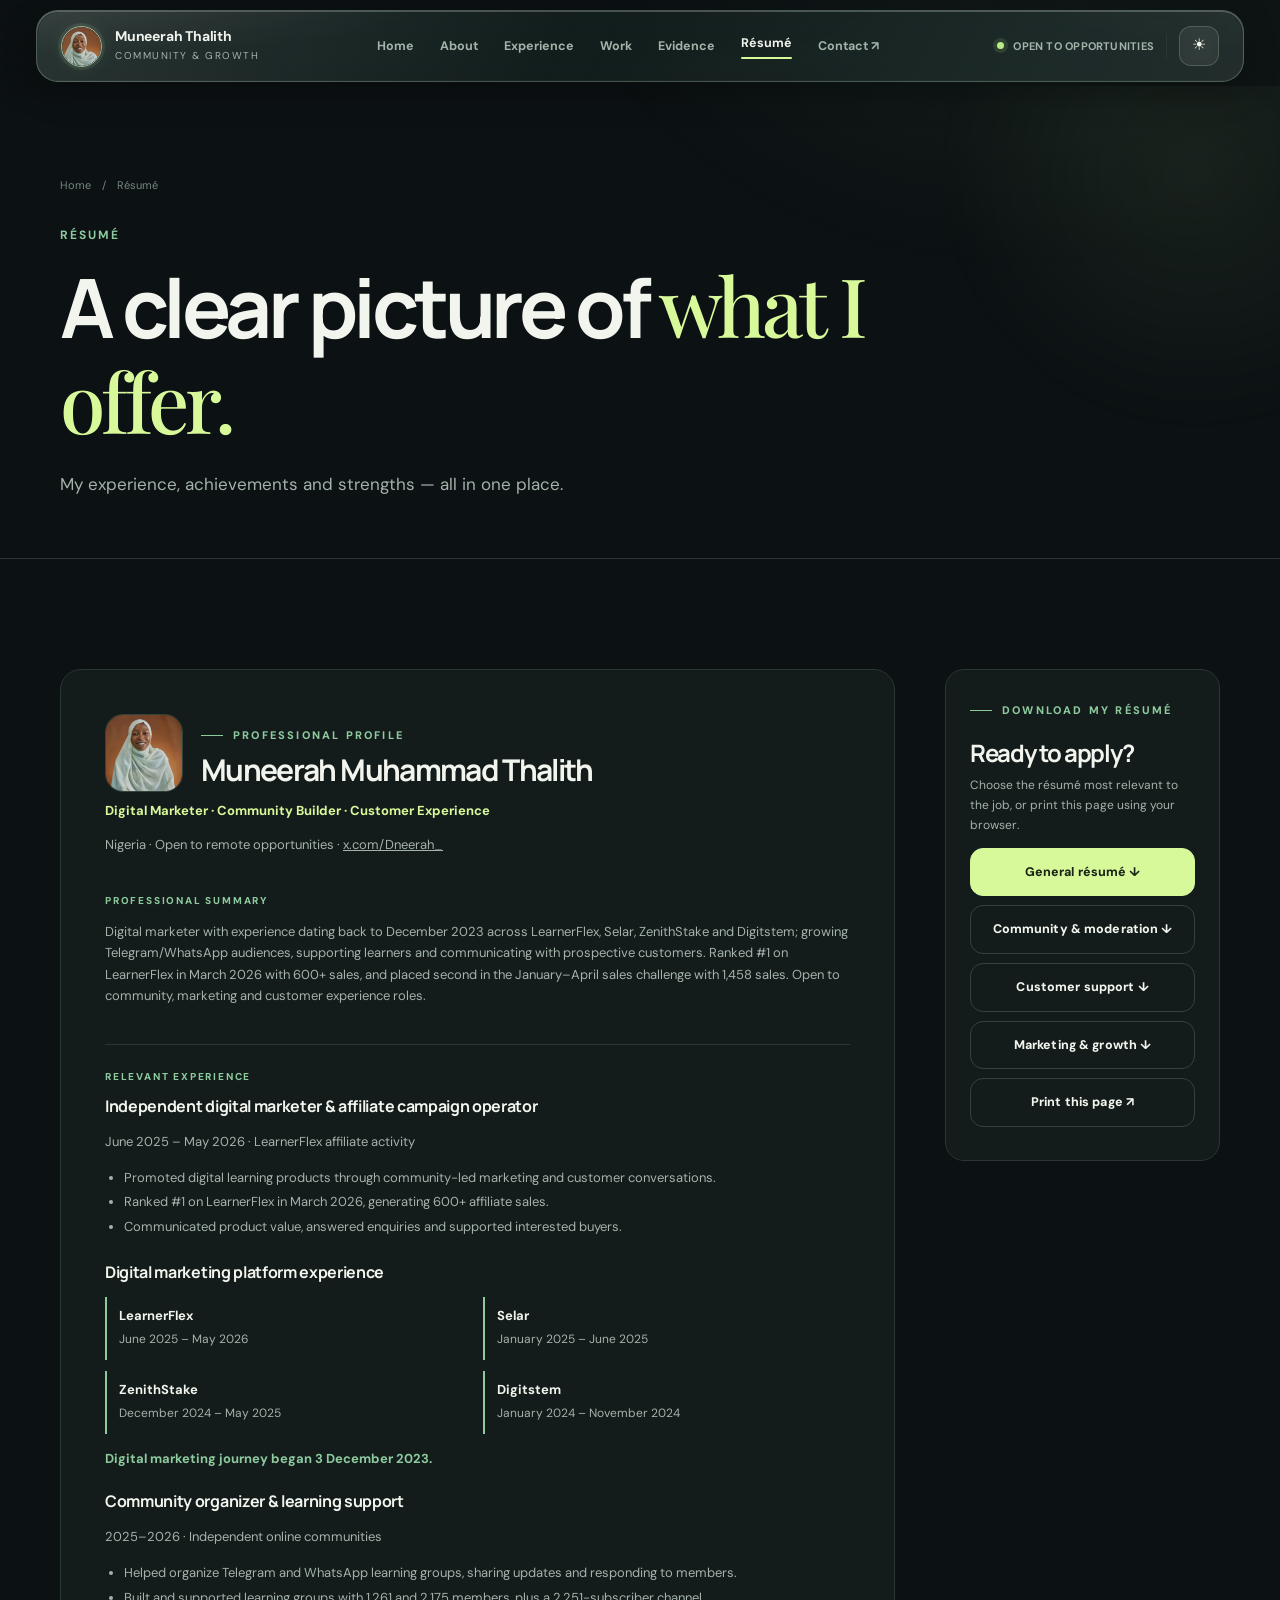
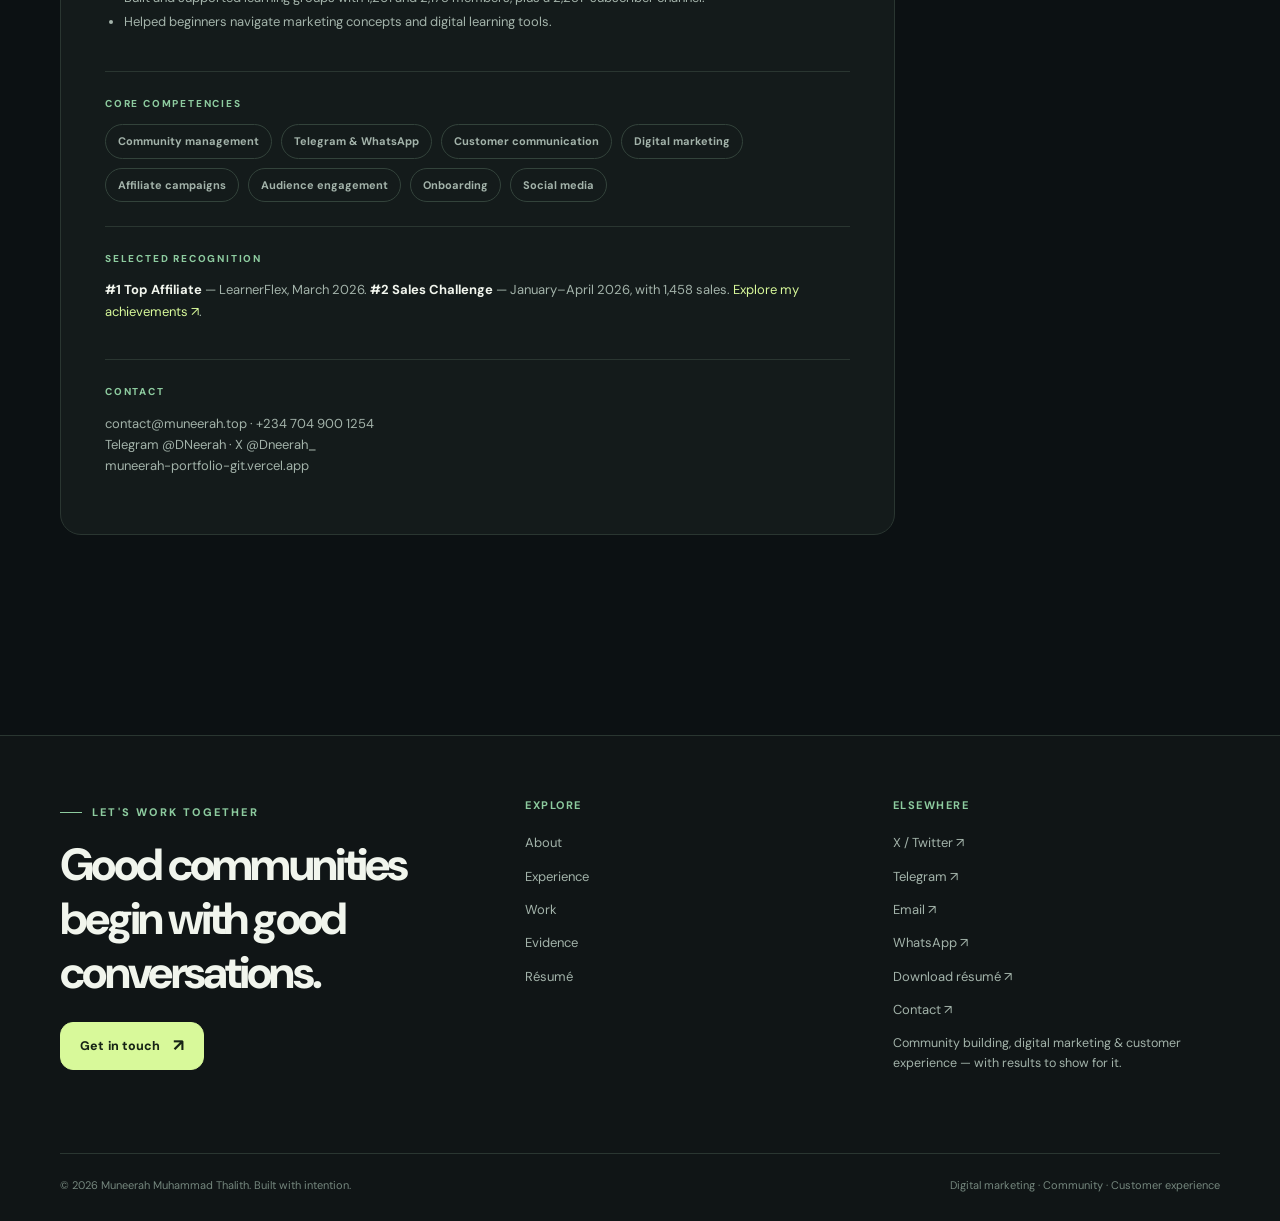
<file: resume/index.html>
<!doctype html><html lang="en"><head><meta charset="utf-8"><meta name="viewport" content="width=device-width,initial-scale=1"><meta name="description" content="Download Muneerah Muhammad Thalith’s professional résumé for community management, marketing and customer support applications."><meta name="theme-color" content="#0c1113"><meta name="author" content="Muneerah Muhammad Thalith"><link rel="canonical" href="https://muneerah-portfolio-git.vercel.app/resume/"><meta property="og:title" content="Résumé"><meta property="og:description" content="Download Muneerah Muhammad Thalith’s professional résumé for community management, marketing and customer support applications."><meta property="og:type" content="website"><meta property="og:image" content="https://muneerah-portfolio-git.vercel.app/assets/media/muneerah-hero.webp"><meta name="twitter:card" content="summary_large_image"><meta name="twitter:site" content="@Dneerah_"><title>Résumé · Muneerah Muhammad Thalith</title><link rel="icon" href="../assets/favicon-48.png" sizes="48x48" type="image/png"><link rel="icon" href="../assets/favicon-32.png" sizes="32x32" type="image/png"><link rel="apple-touch-icon" href="../assets/apple-touch-icon.png"><link rel="stylesheet" href="../assets/site.css"><script>(function(){try{var t=localStorage.getItem('muneerah-theme');if(t==='light'||t==='dark')document.documentElement.dataset.theme=t;}catch(e){}})()</script></head><body class=""><a class="skip" href="#main">Skip to content</a><header class="site-header"><nav class="nav container" aria-label="Main navigation"><a class="brand" href="../" aria-label="Muneerah, home"><span class="brand-icon"><img src="../assets/media/muneerah-avatar.webp" width="38" height="38" alt=""></span><span class="brand-copy"><strong>Muneerah Thalith</strong><span>Community & growth</span></span></a><div class="nav-links" id="menu-links" data-nav-links><a href="../" class="" >Home</a><a href="../about/" class="" >About</a><a href="../experience/" class="" >Experience</a><a href="../work/" class="" >Work</a><a href="../evidence/" class="" >Evidence</a><a href="../resume/" class="active" aria-current=page>Résumé</a><a href="../contact/">Contact ↗</a></div><div class="nav-actions"><span class="availability"><i class="dot" aria-hidden="true"></i> OPEN TO OPPORTUNITIES</span><span class="mini-divider"></span><button type="button" class="theme-toggle" aria-label="Switch theme" data-theme-toggle>☀</button><button type="button" class="menu-toggle" aria-label="Toggle navigation" aria-expanded="false" aria-controls="menu-links" data-menu-toggle>☰</button></div></nav></header><main id="main"><section class="page-head"><div class="container"><div class="breadcrumbs"><a href="../">Home</a><span>/</span><span>Résumé</span></div><div class="page-kicker">Résumé</div><h1>A clear picture of <span class="serif highlight">what I offer.</span></h1><p>My experience, achievements and strengths — all in one place.</p></div></section><section class="section container resume-grid"><div class="resume-panel"><div class="resume-intro"><img src="../assets/media/muneerah-square.webp" width="90" height="90" loading="lazy" alt="Muneerah Muhammad Thalith"><div><span class="eyebrow">Professional profile</span><h2>Muneerah Muhammad Thalith</h2></div></div><p style="color:var(--mint);font-weight:700;margin-top:6px">Digital Marketer · Community Builder · Customer Experience</p><p>Nigeria · Open to remote opportunities · <a href="https://x.com/Dneerah_" target="_blank" rel="noopener" style="text-decoration:underline">x.com/Dneerah_</a></p><div class="resume-block"><span class="block-label">Professional summary</span><p>Digital marketer with experience dating back to December 2023 across LearnerFlex, Selar, ZenithStake and Digitstem; growing Telegram/WhatsApp audiences, supporting learners and communicating with prospective customers. Ranked #1 on LearnerFlex in March 2026 with 600+ sales, and placed second in the January–April sales challenge with 1,458 sales. Open to community, marketing and customer experience roles.</p></div><div class="resume-block"><span class="block-label">Relevant experience</span><h3>Independent digital marketer & affiliate campaign operator</h3><p>June 2025 – May 2026 · LearnerFlex affiliate activity</p><ul class="resume-list"><li>Promoted digital learning products through community-led marketing and customer conversations.</li><li>Ranked #1 on LearnerFlex in March 2026, generating 600+ affiliate sales.</li><li>Communicated product value, answered enquiries and supported interested buyers.</li></ul><h3 style="margin-top:23px">Digital marketing platform experience</h3><div class="resume-platforms"><div><strong>LearnerFlex</strong><span>June 2025 – May 2026</span></div><div><strong>Selar</strong><span>January 2025 – June 2025</span></div><div><strong>ZenithStake</strong><span>December 2024 – May 2025</span></div><div><strong>Digitstem</strong><span>January 2024 – November 2024</span></div></div><p class="resume-career-start">Digital marketing journey began 3 December 2023.</p><h3 style="margin-top:23px">Community organizer & learning support</h3><p>2025–2026 · Independent online communities</p><ul class="resume-list"><li>Helped organize Telegram and WhatsApp learning groups, sharing updates and responding to members.</li><li>Built and supported learning groups with 1,261 and 2,175 members, plus a 2,251-subscriber channel.</li><li>Helped beginners navigate marketing concepts and digital learning tools.</li></ul></div><div class="resume-block"><span class="block-label">Core competencies</span><div class="pill-list"><span class="pill">Community management</span><span class="pill">Telegram & WhatsApp</span><span class="pill">Customer communication</span><span class="pill">Digital marketing</span><span class="pill">Affiliate campaigns</span><span class="pill">Audience engagement</span><span class="pill">Onboarding</span><span class="pill">Social media</span></div></div><div class="resume-block"><span class="block-label">Selected recognition</span><p><strong style="color:var(--ink)">#1 Top Affiliate</strong> — LearnerFlex, March 2026. <strong style="color:var(--ink)">#2 Sales Challenge</strong> — January–April 2026, with 1,458 sales. <a href="../evidence/" style="color:var(--mint)">Explore my achievements ↗</a>.</p></div><div class="resume-block"><span class="block-label">Contact</span><p><a href="mailto:contact@muneerah.top">contact@muneerah.top</a> · <a href="tel:+2347049001254">+234 704 900 1254</a><br><a href="https://t.me/DNeerah">Telegram @DNeerah</a> · <a href="https://x.com/Dneerah_">X @Dneerah_</a><br><a href="https://muneerah-portfolio-git.vercel.app">muneerah-portfolio-git.vercel.app</a></p></div></div><aside class="resume-aside"><div class="aside-panel"><div class="eyebrow">Download my résumé</div><h3 style="margin:20px 0 10px">Ready to apply?</h3><p>Choose the résumé most relevant to the job, or print this page using your browser.</p><a href="../assets/Muneerah-Muhammad-Thalith-Resume.pdf" class="btn btn-primary" download>General résumé ↓</a><a href="../assets/Muneerah-Community-Moderator-Resume.pdf" class="btn btn-ghost" download>Community & moderation ↓</a><a href="../assets/Muneerah-Customer-Support-Resume.pdf" class="btn btn-ghost" download>Customer support ↓</a><a href="../assets/Muneerah-Marketing-Resume.pdf" class="btn btn-ghost" download>Marketing & growth ↓</a><button class="btn btn-ghost" style="width:100%" data-print type="button">Print this page ↗</button></div></aside></section></main><footer class="site-footer"><div class="container"><div class="footer-top"><div><span class="eyebrow">Let's work together</span><div class="footer-big">Good communities begin with good conversations.</div><a href="../contact/" class="btn btn-primary" >Get in touch <span class="arr">↗</span></a></div><div class="footer-column"><strong>Explore</strong><a href="../about/">About</a><a href="../experience/">Experience</a><a href="../work/">Work</a><a href="../evidence/">Evidence</a><a href="../resume/">Résumé</a></div><div class="footer-column"><strong>Elsewhere</strong><a href="https://x.com/Dneerah_" target="_blank" rel="noopener noreferrer">X / Twitter ↗</a><a href="https://t.me/DNeerah" target="_blank" rel="noopener noreferrer">Telegram ↗</a><a href="mailto:contact@muneerah.top">Email ↗</a><a href="https://wa.me/2347049001254" target="_blank" rel="noopener noreferrer">WhatsApp ↗</a><a href="../assets/Muneerah-Muhammad-Thalith-Resume.pdf" download>Download résumé ↗</a><a href="../contact/">Contact ↗</a><p class="small">Community building, digital marketing & customer experience — with results to show for it.</p></div></div><div class="footer-bottom"><span>© 2026 Muneerah Muhammad Thalith. Built with intention.</span><span>Digital marketing · Community · Customer experience</span></div></div></footer><script src="../assets/site.js" defer></script></body></html>
</file>
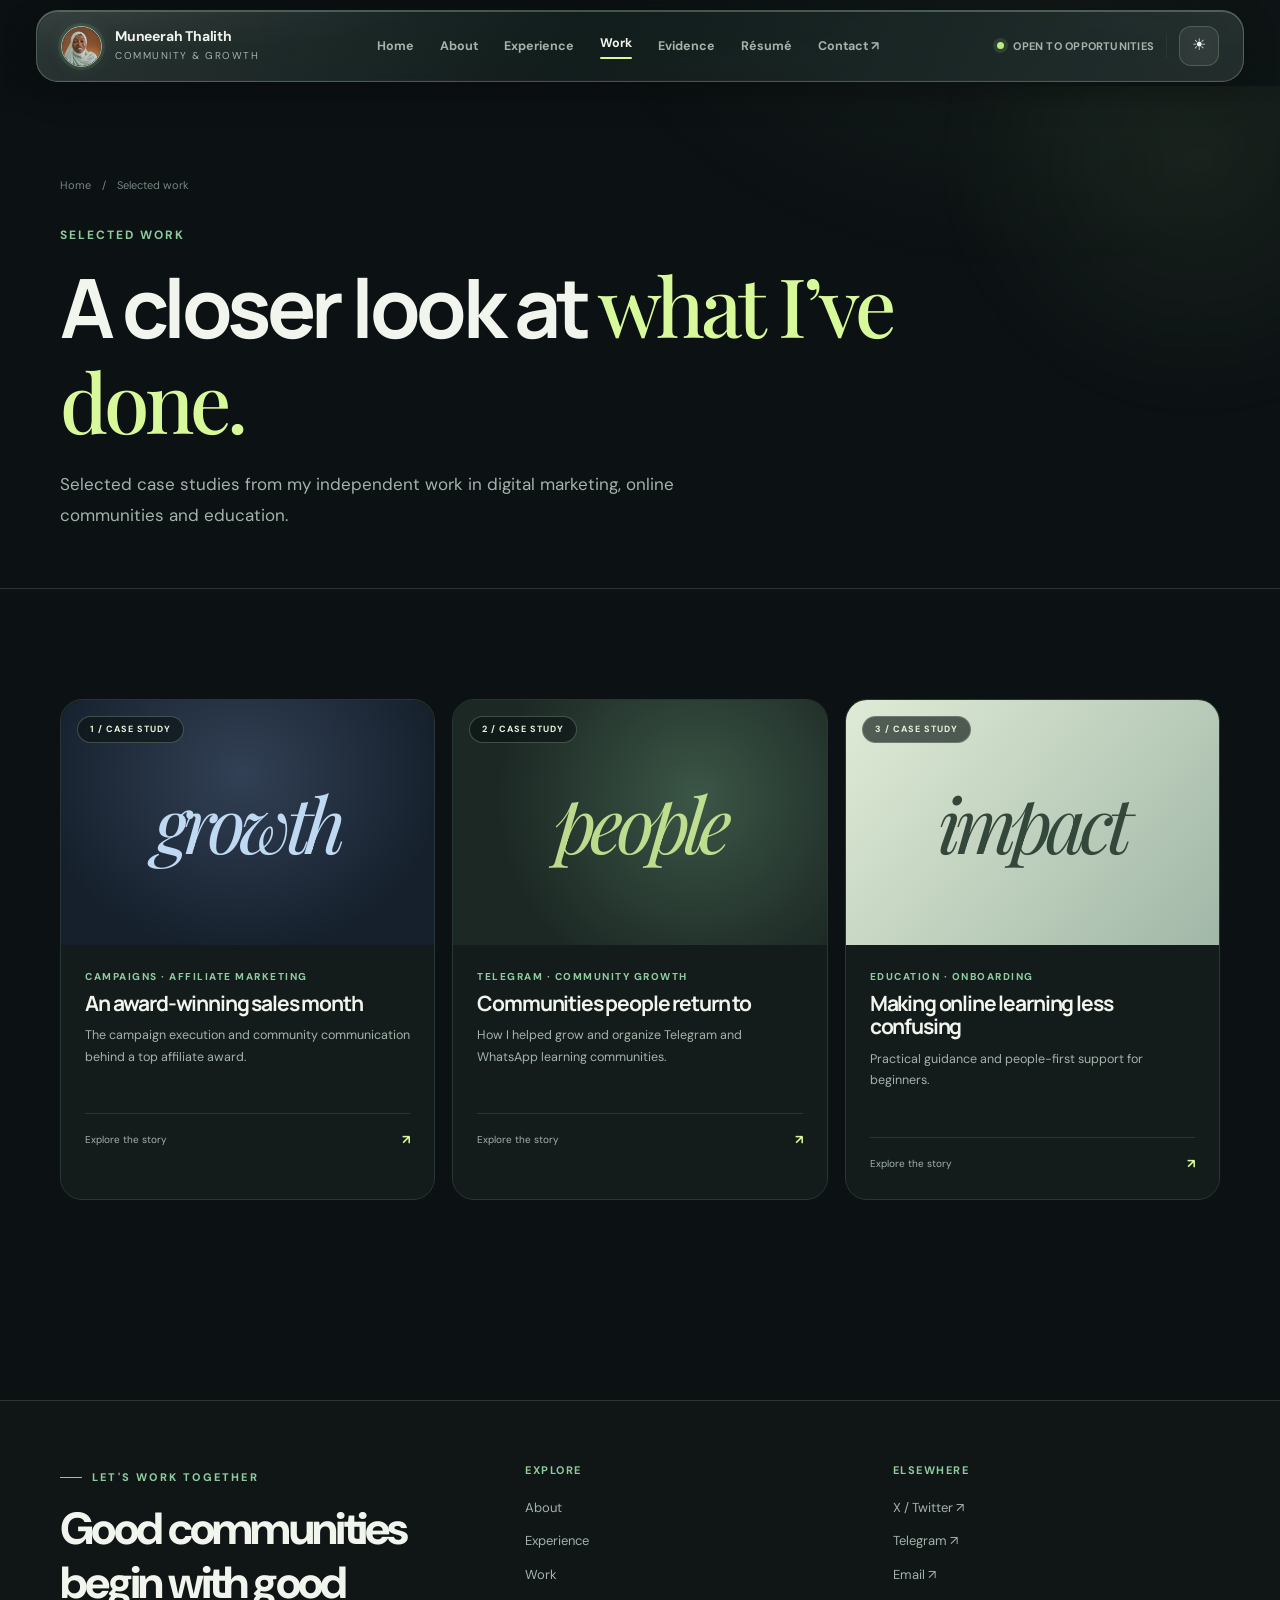
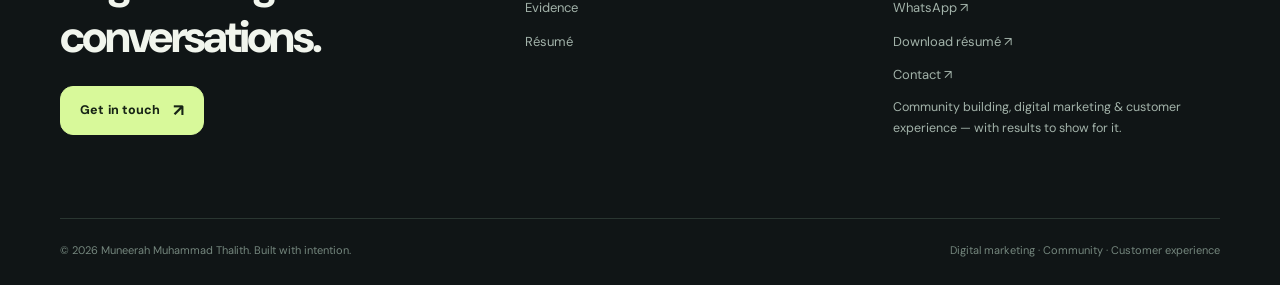
<file: work/index.html>
<!doctype html><html lang="en"><head><meta charset="utf-8"><meta name="viewport" content="width=device-width,initial-scale=1"><meta name="description" content="Muneerah Thalith’s digital marketing campaigns, community growth and mentorship case studies."><meta name="theme-color" content="#0c1113"><meta name="author" content="Muneerah Muhammad Thalith"><link rel="canonical" href="https://muneerah-portfolio-git.vercel.app/work/"><meta property="og:title" content="Selected Work"><meta property="og:description" content="Muneerah Thalith’s digital marketing campaigns, community growth and mentorship case studies."><meta property="og:type" content="website"><meta property="og:image" content="https://muneerah-portfolio-git.vercel.app/assets/media/muneerah-hero.webp"><meta name="twitter:card" content="summary_large_image"><meta name="twitter:site" content="@Dneerah_"><title>Selected Work · Muneerah Muhammad Thalith</title><link rel="icon" href="../assets/favicon-48.png" sizes="48x48" type="image/png"><link rel="icon" href="../assets/favicon-32.png" sizes="32x32" type="image/png"><link rel="apple-touch-icon" href="../assets/apple-touch-icon.png"><link rel="stylesheet" href="../assets/site.css"><script>(function(){try{var t=localStorage.getItem('muneerah-theme');if(t==='light'||t==='dark')document.documentElement.dataset.theme=t;}catch(e){}})()</script></head><body class=""><a class="skip" href="#main">Skip to content</a><header class="site-header"><nav class="nav container" aria-label="Main navigation"><a class="brand" href="../" aria-label="Muneerah, home"><span class="brand-icon"><img src="../assets/media/muneerah-avatar.webp" width="38" height="38" alt=""></span><span class="brand-copy"><strong>Muneerah Thalith</strong><span>Community & growth</span></span></a><div class="nav-links" id="menu-links" data-nav-links><a href="../" class="" >Home</a><a href="../about/" class="" >About</a><a href="../experience/" class="" >Experience</a><a href="../work/" class="active" aria-current=page>Work</a><a href="../evidence/" class="" >Evidence</a><a href="../resume/" class="" >Résumé</a><a href="../contact/">Contact ↗</a></div><div class="nav-actions"><span class="availability"><i class="dot" aria-hidden="true"></i> OPEN TO OPPORTUNITIES</span><span class="mini-divider"></span><button type="button" class="theme-toggle" aria-label="Switch theme" data-theme-toggle>☀</button><button type="button" class="menu-toggle" aria-label="Toggle navigation" aria-expanded="false" aria-controls="menu-links" data-menu-toggle>☰</button></div></nav></header><main id="main"><section class="page-head"><div class="container"><div class="breadcrumbs"><a href="../">Home</a><span>/</span><span>Selected work</span></div><div class="page-kicker">Selected work</div><h1>A closer look at <span class="serif highlight">what I’ve done.</span></h1><p>Selected case studies from my independent work in digital marketing, online communities and education.</p></div></section><section class="section container"><div class="work-grid"><a href="../work/learnerflex/" class="project reveal"><div class="project-visual ink"><span class="corner">1 / CASE STUDY</span><span class="ghost-word">growth</span></div><div class="project-body"><div class="project-type">Campaigns · Affiliate marketing</div><h3>An award-winning sales month</h3><p>The campaign execution and community communication behind a top affiliate award.</p><div class="project-foot"><span>Explore the story</span><strong>↗</strong></div></div></a><a href="../work/community/" class="project reveal"><div class="project-visual "><span class="corner">2 / CASE STUDY</span><span class="ghost-word">people</span></div><div class="project-body"><div class="project-type">Telegram · Community growth</div><h3>Communities people return to</h3><p>How I helped grow and organize Telegram and WhatsApp learning communities.</p><div class="project-foot"><span>Explore the story</span><strong>↗</strong></div></div></a><a href="../work/coaching/" class="project reveal"><div class="project-visual pale"><span class="corner">3 / CASE STUDY</span><span class="ghost-word">impact</span></div><div class="project-body"><div class="project-type">Education · Onboarding</div><h3>Making online learning less confusing</h3><p>Practical guidance and people-first support for beginners.</p><div class="project-foot"><span>Explore the story</span><strong>↗</strong></div></div></a></div></section></main><footer class="site-footer"><div class="container"><div class="footer-top"><div><span class="eyebrow">Let's work together</span><div class="footer-big">Good communities begin with good conversations.</div><a href="../contact/" class="btn btn-primary" >Get in touch <span class="arr">↗</span></a></div><div class="footer-column"><strong>Explore</strong><a href="../about/">About</a><a href="../experience/">Experience</a><a href="../work/">Work</a><a href="../evidence/">Evidence</a><a href="../resume/">Résumé</a></div><div class="footer-column"><strong>Elsewhere</strong><a href="https://x.com/Dneerah_" target="_blank" rel="noopener noreferrer">X / Twitter ↗</a><a href="https://t.me/DNeerah" target="_blank" rel="noopener noreferrer">Telegram ↗</a><a href="mailto:contact@muneerah.top">Email ↗</a><a href="https://wa.me/2347049001254" target="_blank" rel="noopener noreferrer">WhatsApp ↗</a><a href="../assets/Muneerah-Muhammad-Thalith-Resume.pdf" download>Download résumé ↗</a><a href="../contact/">Contact ↗</a><p class="small">Community building, digital marketing & customer experience — with results to show for it.</p></div></div><div class="footer-bottom"><span>© 2026 Muneerah Muhammad Thalith. Built with intention.</span><span>Digital marketing · Community · Customer experience</span></div></div></footer><script src="../assets/site.js" defer></script></body></html>
</file>
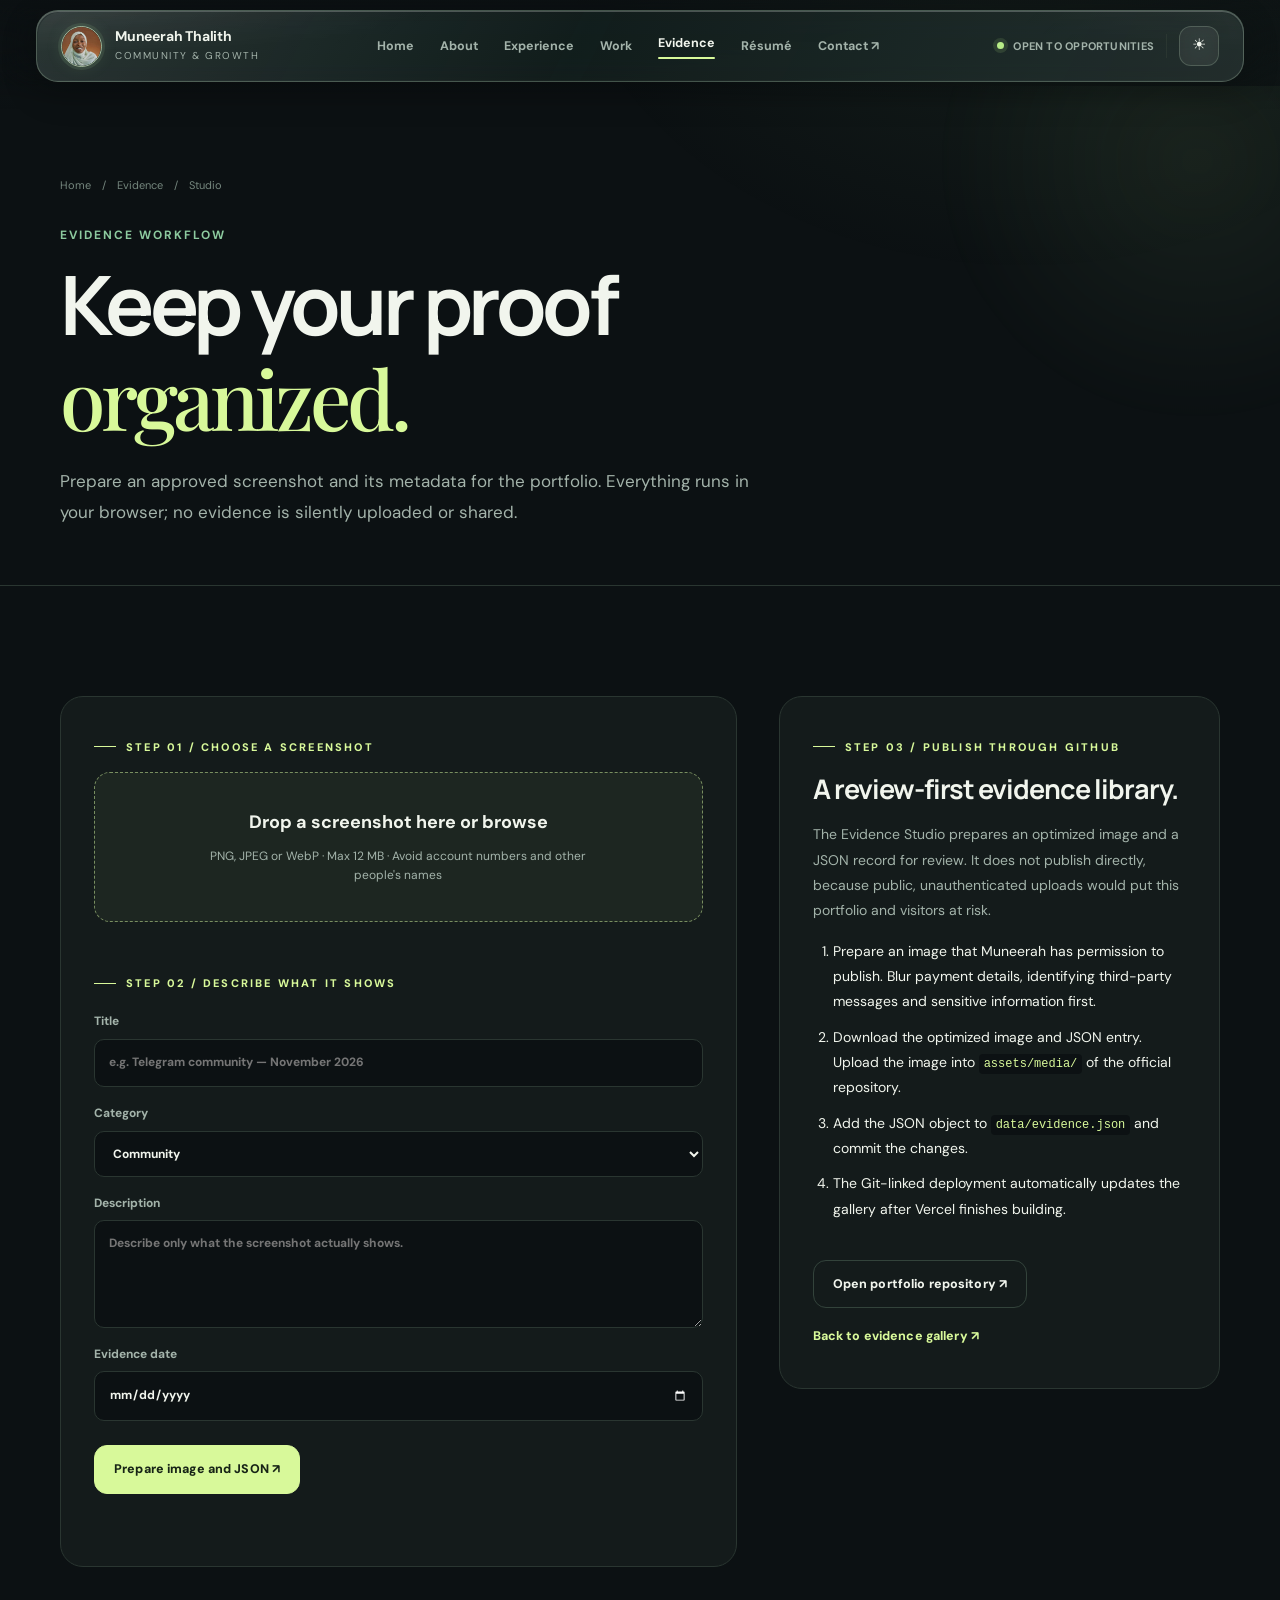
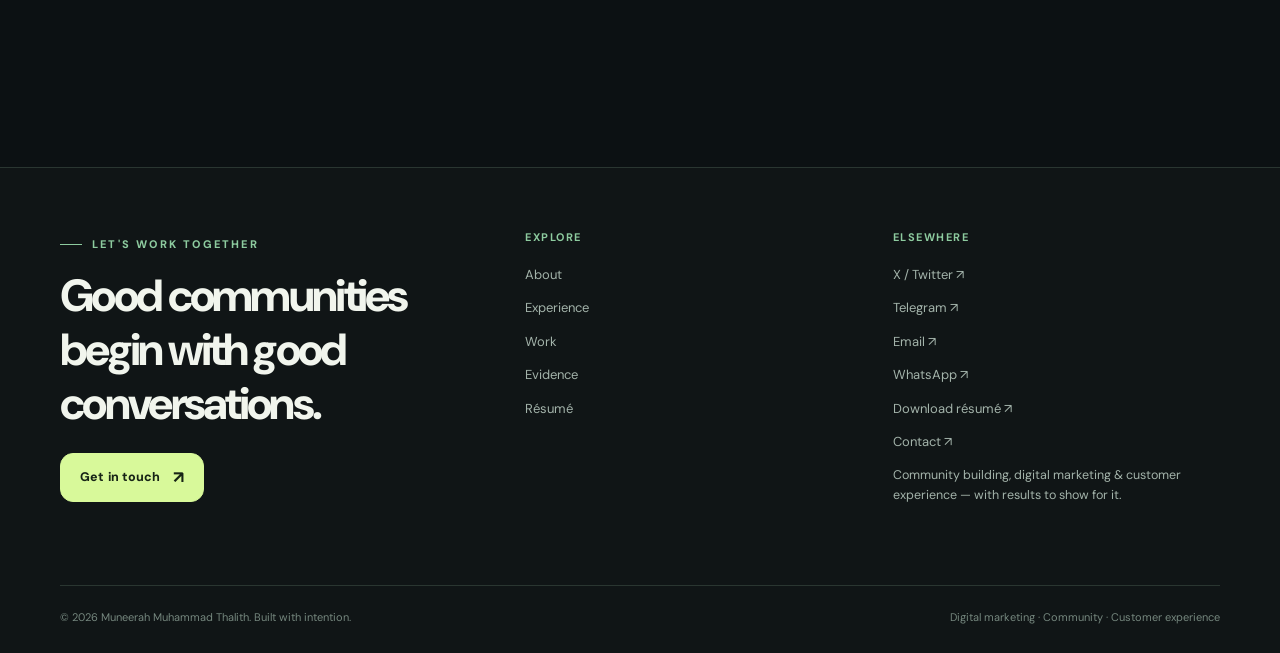
<file: evidence/studio/index.html>
<!doctype html><html lang="en"><head><meta charset="utf-8"><meta name="viewport" content="width=device-width,initial-scale=1"><meta name="description" content="Prepare images and metadata locally for GitHub-reviewed updates."><meta name="theme-color" content="#0c1113"><meta name="author" content="Muneerah Muhammad Thalith"><link rel="canonical" href="https://muneerah-portfolio-git.vercel.app/evidence/studio/"><meta property="og:title" content="Evidence Studio"><meta property="og:description" content="Prepare images and metadata locally for GitHub-reviewed updates."><meta property="og:type" content="website"><meta property="og:image" content="https://muneerah-portfolio-git.vercel.app/assets/media/muneerah-hero.webp"><meta name="twitter:card" content="summary_large_image"><meta name="twitter:site" content="@Dneerah_"><title>Evidence Studio · Muneerah Muhammad Thalith</title><link rel="icon" href="../../assets/favicon-48.png" sizes="48x48" type="image/png"><link rel="icon" href="../../assets/favicon-32.png" sizes="32x32" type="image/png"><link rel="apple-touch-icon" href="../../assets/apple-touch-icon.png"><link rel="stylesheet" href="../../assets/site.css"><script>(function(){try{var t=localStorage.getItem('muneerah-theme');if(t==='light'||t==='dark')document.documentElement.dataset.theme=t;}catch(e){}})()</script></head><body class=""><a class="skip" href="#main">Skip to content</a><header class="site-header"><nav class="nav container" aria-label="Main navigation"><a class="brand" href="../../" aria-label="Muneerah, home"><span class="brand-icon"><img src="../../assets/media/muneerah-avatar.webp" width="38" height="38" alt=""></span><span class="brand-copy"><strong>Muneerah Thalith</strong><span>Community & growth</span></span></a><div class="nav-links" id="menu-links" data-nav-links><a href="../../" class="" >Home</a><a href="../../about/" class="" >About</a><a href="../../experience/" class="" >Experience</a><a href="../../work/" class="" >Work</a><a href="../../evidence/" class="active" aria-current=page>Evidence</a><a href="../../resume/" class="" >Résumé</a><a href="../../contact/">Contact ↗</a></div><div class="nav-actions"><span class="availability"><i class="dot" aria-hidden="true"></i> OPEN TO OPPORTUNITIES</span><span class="mini-divider"></span><button type="button" class="theme-toggle" aria-label="Switch theme" data-theme-toggle>☀</button><button type="button" class="menu-toggle" aria-label="Toggle navigation" aria-expanded="false" aria-controls="menu-links" data-menu-toggle>☰</button></div></nav></header><main id="main"><section class="page-head"><div class="container"><div class="breadcrumbs"><a href="../../">Home</a><span>/</span><a href="../">Evidence</a><span>/</span><span>Studio</span></div><div class="page-kicker">EVIDENCE WORKFLOW</div><h1>Keep your proof <span class="serif highlight">organized.</span></h1><p>Prepare an approved screenshot and its metadata for the portfolio. Everything runs in your browser; no evidence is silently uploaded or shared.</p></div></section><section class="section container studio-grid"><article class="studio-panel"><div class="eyebrow">Step 01 / Choose a screenshot</div><div class="upload-zone" id="evidence-upload-zone"><input type="file" id="new-evidence-file" accept="image/png,image/jpeg,image/webp" aria-label="Select evidence screenshot"><strong>Drop a screenshot here or browse</strong><span>PNG, JPEG or WebP · Max 12 MB · Avoid account numbers and other people's names</span></div><div class="studio-preview" id="studio-preview" hidden><img id="studio-image" alt="Evidence preview"></div><div class="eyebrow studio-label">Step 02 / Describe what it shows</div><div class="studio-fields"><label>Title<input id="studio-title" placeholder="e.g. Telegram community — November 2026" maxlength="90"></label><label>Category<select id="studio-category"><option value="community">Community</option><option value="recognition">Recognition</option><option value="campaign">Campaign</option><option value="coaching">Learning & feedback</option></select></label><label>Description<textarea id="studio-description" rows="4" maxlength="300" placeholder="Describe only what the screenshot actually shows."></textarea></label><label>Evidence date <input id="studio-date" type="date"></label></div><button type="button" id="studio-export" class="btn btn-primary">Prepare image and JSON ↗</button><p class="copy-note" id="studio-status" role="status"></p><div id="studio-results" hidden><a id="studio-image-download" class="btn btn-ghost" download>Download optimized image ↓</a><a id="studio-json-download" class="btn btn-ghost" download>Download entry JSON ↓</a></div></article><aside class="studio-guide"><div class="eyebrow">Step 03 / Publish through GitHub</div><h3>A review-first evidence library.</h3><p>The Evidence Studio prepares an optimized image and a JSON record for review. It does not publish directly, because public, unauthenticated uploads would put this portfolio and visitors at risk.</p><ol><li>Prepare an image that Muneerah has permission to publish. Blur payment details, identifying third-party messages and sensitive information first.</li><li>Download the optimized image and JSON entry. Upload the image into <code>assets/media/</code> of the official repository.</li><li>Add the JSON object to <code>data/evidence.json</code> and commit the changes.</li><li>The Git-linked deployment automatically updates the gallery after Vercel finishes building.</li></ol><a href="https://github.com/NomadDigita/muneerah-portfolio" target="_blank" rel="noopener noreferrer" class="btn btn-ghost">Open portfolio repository ↗</a><a href="../" class="btn btn-quiet">Back to evidence gallery ↗</a></aside></section></main><footer class="site-footer"><div class="container"><div class="footer-top"><div><span class="eyebrow">Let's work together</span><div class="footer-big">Good communities begin with good conversations.</div><a href="../../contact/" class="btn btn-primary" >Get in touch <span class="arr">↗</span></a></div><div class="footer-column"><strong>Explore</strong><a href="../../about/">About</a><a href="../../experience/">Experience</a><a href="../../work/">Work</a><a href="../../evidence/">Evidence</a><a href="../../resume/">Résumé</a></div><div class="footer-column"><strong>Elsewhere</strong><a href="https://x.com/Dneerah_" target="_blank" rel="noopener noreferrer">X / Twitter ↗</a><a href="https://t.me/DNeerah" target="_blank" rel="noopener noreferrer">Telegram ↗</a><a href="mailto:contact@muneerah.page">Email ↗</a><a href="https://wa.me/2347049001254" target="_blank" rel="noopener noreferrer">WhatsApp ↗</a><a href="../../assets/Muneerah-Muhammad-Thalith-Resume.pdf" download>Download résumé ↗</a><a href="../../contact/">Contact ↗</a><p class="small">Community building, digital marketing & customer experience — with results to show for it.</p></div></div><div class="footer-bottom"><span>© 2026 Muneerah Muhammad Thalith. Built with intention.</span><span>Digital marketing · Community · Customer experience</span></div></div></footer><script src="../../assets/site.js" defer></script></body></html>
</file>
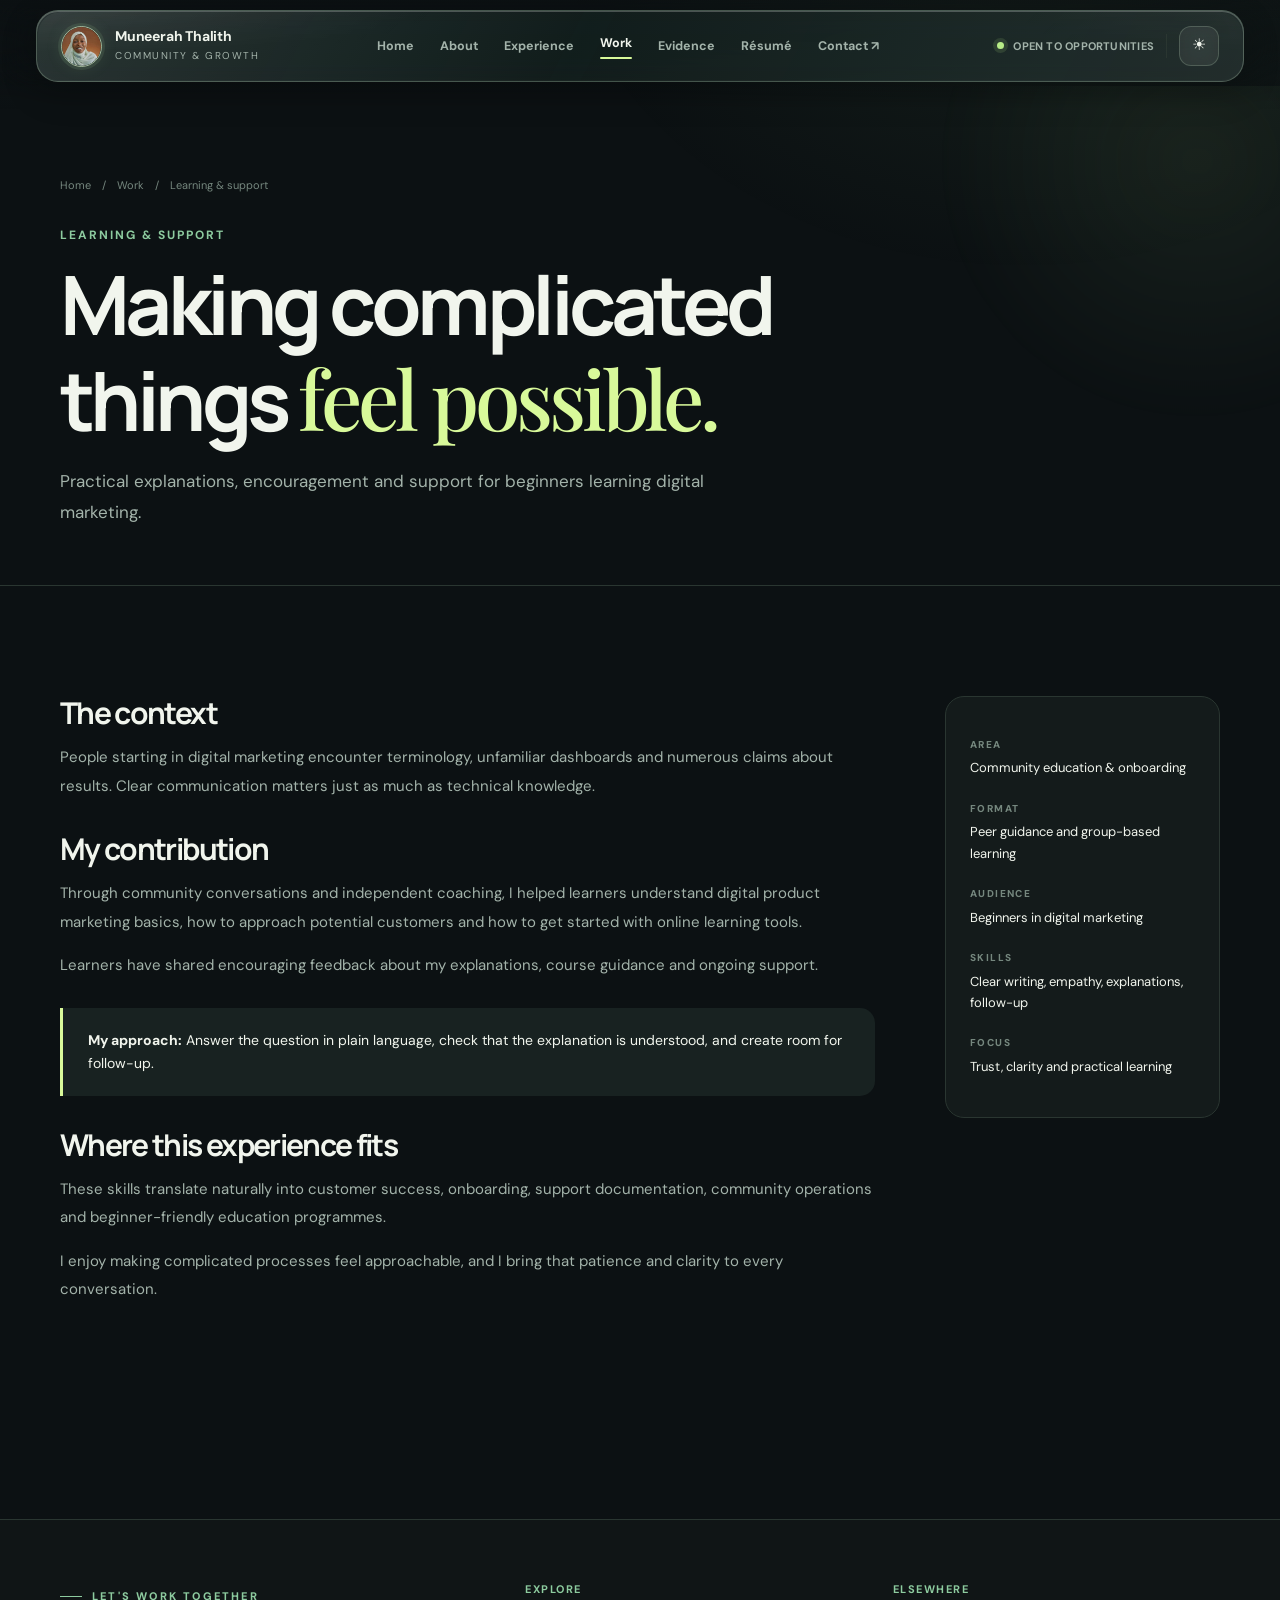
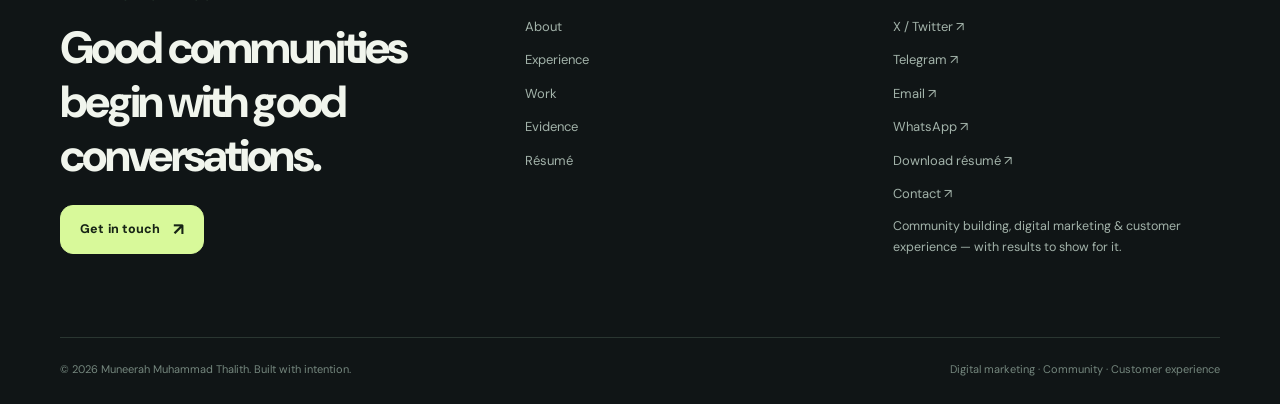
<file: work/coaching/index.html>
<!doctype html><html lang="en"><head><meta charset="utf-8"><meta name="viewport" content="width=device-width,initial-scale=1"><meta name="description" content="Muneerah’s people-first approach to explaining digital marketing and onboarding new learners."><meta name="theme-color" content="#0c1113"><meta name="author" content="Muneerah Muhammad Thalith"><link rel="canonical" href="https://muneerah-portfolio-git.vercel.app/work/coaching/"><meta property="og:title" content="Community Learning &amp; Support"><meta property="og:description" content="Muneerah’s people-first approach to explaining digital marketing and onboarding new learners."><meta property="og:type" content="website"><meta property="og:image" content="https://muneerah-portfolio-git.vercel.app/assets/media/muneerah-hero.webp"><meta name="twitter:card" content="summary_large_image"><meta name="twitter:site" content="@Dneerah_"><title>Community Learning &amp; Support · Muneerah Muhammad Thalith</title><link rel="icon" href="../../assets/favicon-48.png" sizes="48x48" type="image/png"><link rel="icon" href="../../assets/favicon-32.png" sizes="32x32" type="image/png"><link rel="apple-touch-icon" href="../../assets/apple-touch-icon.png"><link rel="stylesheet" href="../../assets/site.css"><script>(function(){try{var t=localStorage.getItem('muneerah-theme');if(t==='light'||t==='dark')document.documentElement.dataset.theme=t;}catch(e){}})()</script></head><body class=""><a class="skip" href="#main">Skip to content</a><header class="site-header"><nav class="nav container" aria-label="Main navigation"><a class="brand" href="../../" aria-label="Muneerah, home"><span class="brand-icon"><img src="../../assets/media/muneerah-avatar.webp" width="38" height="38" alt=""></span><span class="brand-copy"><strong>Muneerah Thalith</strong><span>Community & growth</span></span></a><div class="nav-links" id="menu-links" data-nav-links><a href="../../" class="" >Home</a><a href="../../about/" class="" >About</a><a href="../../experience/" class="" >Experience</a><a href="../../work/" class="active" aria-current=page>Work</a><a href="../../evidence/" class="" >Evidence</a><a href="../../resume/" class="" >Résumé</a><a href="../../contact/">Contact ↗</a></div><div class="nav-actions"><span class="availability"><i class="dot" aria-hidden="true"></i> OPEN TO OPPORTUNITIES</span><span class="mini-divider"></span><button type="button" class="theme-toggle" aria-label="Switch theme" data-theme-toggle>☀</button><button type="button" class="menu-toggle" aria-label="Toggle navigation" aria-expanded="false" aria-controls="menu-links" data-menu-toggle>☰</button></div></nav></header><main id="main"><section class="page-head"><div class="container"><div class="breadcrumbs"><a href="../../">Home</a><span>/</span><a href="../../work/">Work</a><span>/</span><span>Learning &amp; support</span></div><div class="page-kicker">Learning & support</div><h1>Making complicated things <span class="serif highlight">feel possible.</span></h1><p>Practical explanations, encouragement and support for beginners learning digital marketing.</p></div></section><section class="section container case-layout"><article class="case-main"><h2>The context</h2><p>People starting in digital marketing encounter terminology, unfamiliar dashboards and numerous claims about results. Clear communication matters just as much as technical knowledge.</p><h2>My contribution</h2><p>Through community conversations and independent coaching, I helped learners understand digital product marketing basics, how to approach potential customers and how to get started with online learning tools.</p><p>Learners have shared encouraging feedback about my explanations, course guidance and ongoing support.</p><div class="insight"><strong>My approach:</strong> Answer the question in plain language, check that the explanation is understood, and create room for follow-up.</div><h2>Where this experience fits</h2><p>These skills translate naturally into customer success, onboarding, support documentation, community operations and beginner-friendly education programmes.</p><p>I enjoy making complicated processes feel approachable, and I bring that patience and clarity to every conversation.</p></article><aside class="case-aside"><dl><dt>Area</dt><dd>Community education & onboarding</dd><dt>Format</dt><dd>Peer guidance and group-based learning</dd><dt>Audience</dt><dd>Beginners in digital marketing</dd><dt>Skills</dt><dd>Clear writing, empathy, explanations, follow-up</dd><dt>Focus</dt><dd>Trust, clarity and practical learning</dd></dl></aside></section></main><footer class="site-footer"><div class="container"><div class="footer-top"><div><span class="eyebrow">Let's work together</span><div class="footer-big">Good communities begin with good conversations.</div><a href="../../contact/" class="btn btn-primary" >Get in touch <span class="arr">↗</span></a></div><div class="footer-column"><strong>Explore</strong><a href="../../about/">About</a><a href="../../experience/">Experience</a><a href="../../work/">Work</a><a href="../../evidence/">Evidence</a><a href="../../resume/">Résumé</a></div><div class="footer-column"><strong>Elsewhere</strong><a href="https://x.com/Dneerah_" target="_blank" rel="noopener noreferrer">X / Twitter ↗</a><a href="https://t.me/DNeerah" target="_blank" rel="noopener noreferrer">Telegram ↗</a><a href="mailto:contact@muneerah.top">Email ↗</a><a href="https://wa.me/2347049001254" target="_blank" rel="noopener noreferrer">WhatsApp ↗</a><a href="../../assets/Muneerah-Muhammad-Thalith-Resume.pdf" download>Download résumé ↗</a><a href="../../contact/">Contact ↗</a><p class="small">Community building, digital marketing & customer experience — with results to show for it.</p></div></div><div class="footer-bottom"><span>© 2026 Muneerah Muhammad Thalith. Built with intention.</span><span>Digital marketing · Community · Customer experience</span></div></div></footer><script src="../../assets/site.js" defer></script></body></html>
</file>
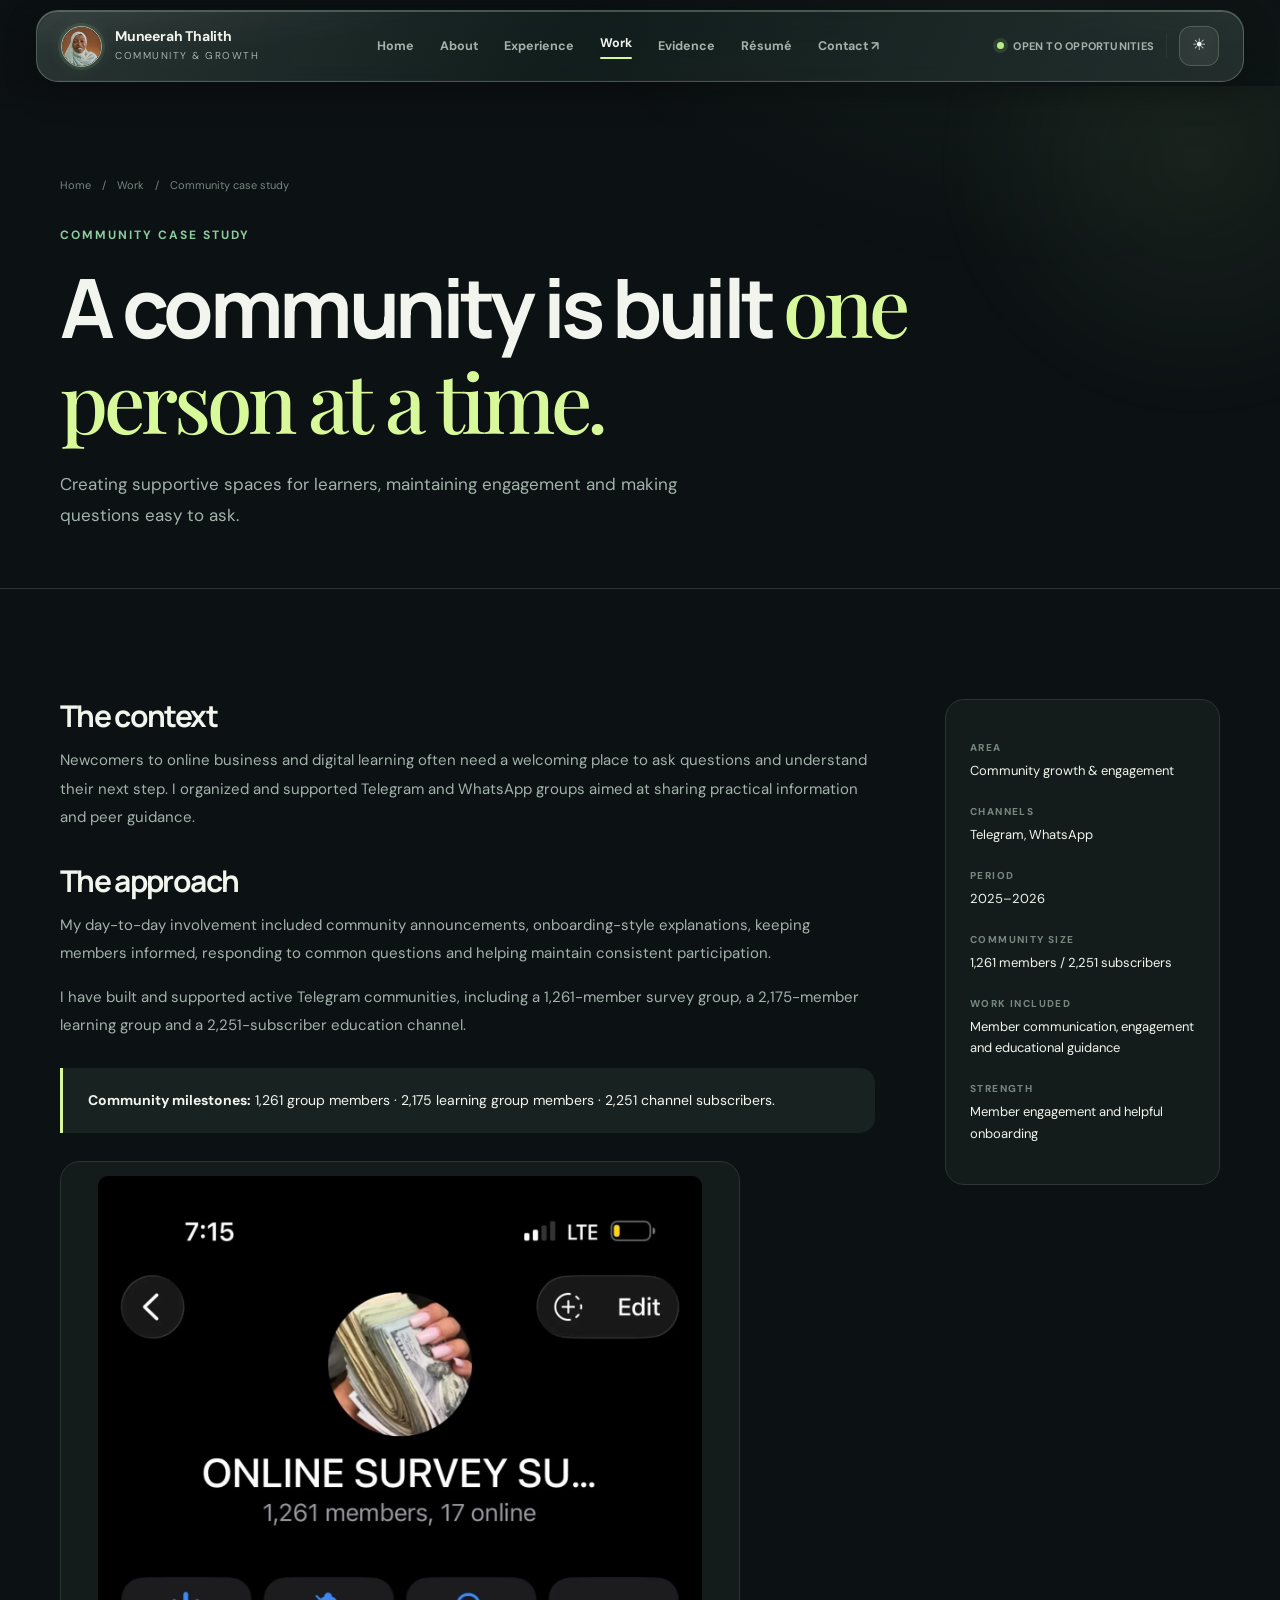
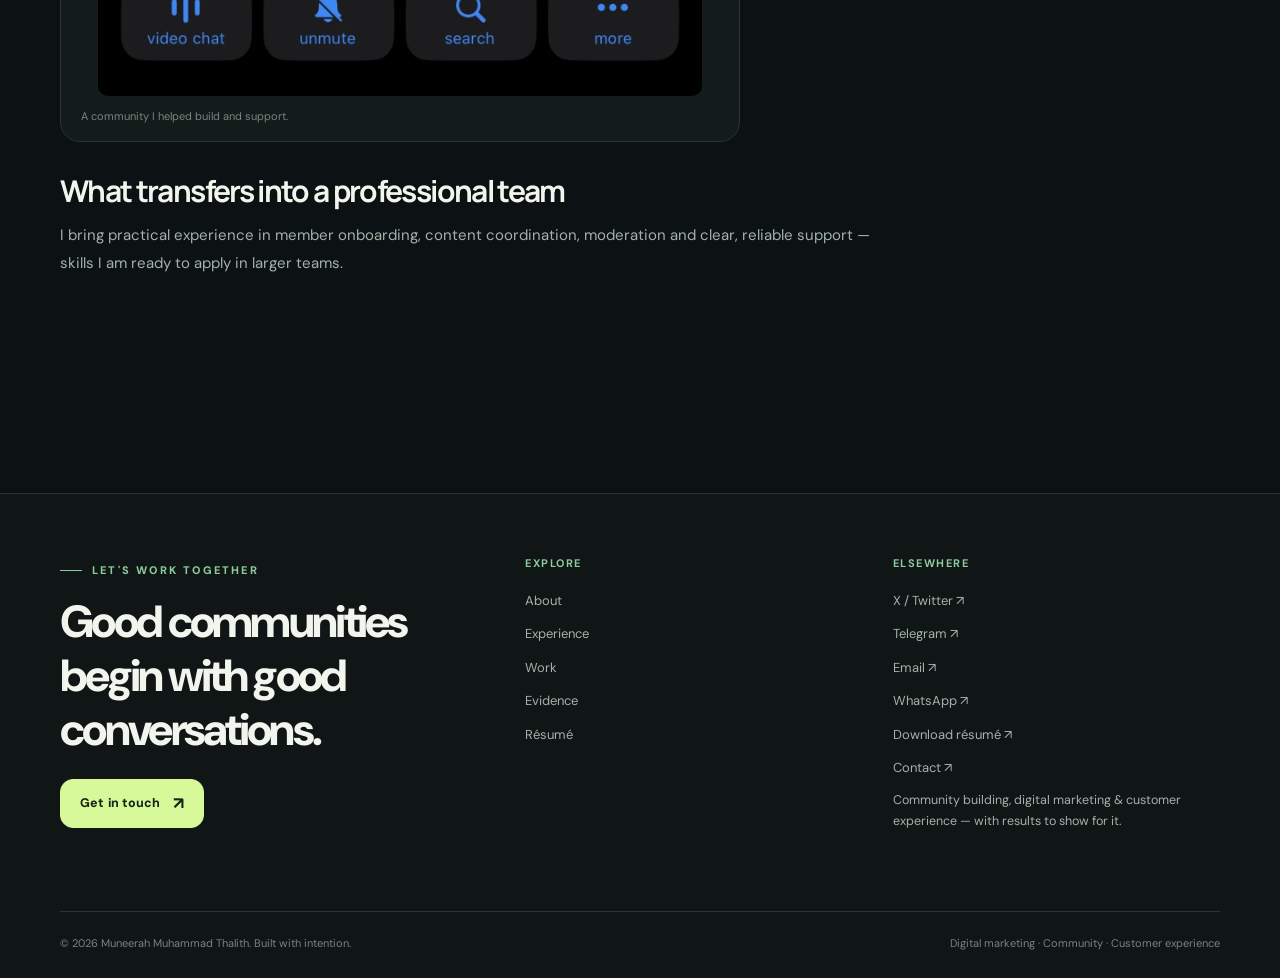
<file: work/community/index.html>
<!doctype html><html lang="en"><head><meta charset="utf-8"><meta name="viewport" content="width=device-width,initial-scale=1"><meta name="description" content="How Muneerah organized Telegram communities and supported member engagement in digital learning spaces."><meta name="theme-color" content="#0c1113"><meta name="author" content="Muneerah Muhammad Thalith"><link rel="canonical" href="https://muneerah-portfolio-git.vercel.app/work/community/"><meta property="og:title" content="Community Growth"><meta property="og:description" content="How Muneerah organized Telegram communities and supported member engagement in digital learning spaces."><meta property="og:type" content="website"><meta property="og:image" content="https://muneerah-portfolio-git.vercel.app/assets/media/muneerah-hero.webp"><meta name="twitter:card" content="summary_large_image"><meta name="twitter:site" content="@Dneerah_"><title>Community Growth · Muneerah Muhammad Thalith</title><link rel="icon" href="../../assets/favicon-48.png" sizes="48x48" type="image/png"><link rel="icon" href="../../assets/favicon-32.png" sizes="32x32" type="image/png"><link rel="apple-touch-icon" href="../../assets/apple-touch-icon.png"><link rel="stylesheet" href="../../assets/site.css"><script>(function(){try{var t=localStorage.getItem('muneerah-theme');if(t==='light'||t==='dark')document.documentElement.dataset.theme=t;}catch(e){}})()</script></head><body class=""><a class="skip" href="#main">Skip to content</a><header class="site-header"><nav class="nav container" aria-label="Main navigation"><a class="brand" href="../../" aria-label="Muneerah, home"><span class="brand-icon"><img src="../../assets/media/muneerah-avatar.webp" width="38" height="38" alt=""></span><span class="brand-copy"><strong>Muneerah Thalith</strong><span>Community & growth</span></span></a><div class="nav-links" id="menu-links" data-nav-links><a href="../../" class="" >Home</a><a href="../../about/" class="" >About</a><a href="../../experience/" class="" >Experience</a><a href="../../work/" class="active" aria-current=page>Work</a><a href="../../evidence/" class="" >Evidence</a><a href="../../resume/" class="" >Résumé</a><a href="../../contact/">Contact ↗</a></div><div class="nav-actions"><span class="availability"><i class="dot" aria-hidden="true"></i> OPEN TO OPPORTUNITIES</span><span class="mini-divider"></span><button type="button" class="theme-toggle" aria-label="Switch theme" data-theme-toggle>☀</button><button type="button" class="menu-toggle" aria-label="Toggle navigation" aria-expanded="false" aria-controls="menu-links" data-menu-toggle>☰</button></div></nav></header><main id="main"><section class="page-head"><div class="container"><div class="breadcrumbs"><a href="../../">Home</a><span>/</span><a href="../../work/">Work</a><span>/</span><span>Community case study</span></div><div class="page-kicker">Community case study</div><h1>A community is built <span class="serif highlight">one person at a time.</span></h1><p>Creating supportive spaces for learners, maintaining engagement and making questions easy to ask.</p></div></section><section class="section container case-layout"><article class="case-main"><h2>The context</h2><p>Newcomers to online business and digital learning often need a welcoming place to ask questions and understand their next step. I organized and supported Telegram and WhatsApp groups aimed at sharing practical information and peer guidance.</p><h2>The approach</h2><p>My day-to-day involvement included community announcements, onboarding-style explanations, keeping members informed, responding to common questions and helping maintain consistent participation.</p><p>I have built and supported active Telegram communities, including a 1,261-member survey group, a 2,175-member learning group and a 2,251-subscriber education channel.</p><div class="insight"><strong>Community milestones:</strong> 1,261 group members · 2,175 learning group members · 2,251 channel subscribers.</div><figure class="case-figure"><img loading="lazy" src="../../assets/media/community-survey.webp" alt="Telegram community screenshot displaying 1,261 members"><figcaption>A community I helped build and support.</figcaption></figure><h2>What transfers into a professional team</h2><p>I bring practical experience in member onboarding, content coordination, moderation and clear, reliable support — skills I am ready to apply in larger teams.</p></article><aside class="case-aside"><dl><dt>Area</dt><dd>Community growth & engagement</dd><dt>Channels</dt><dd>Telegram, WhatsApp</dd><dt>Period</dt><dd>2025–2026</dd><dt>Community size</dt><dd>1,261 members / 2,251 subscribers</dd><dt>Work included</dt><dd>Member communication, engagement and educational guidance</dd><dt>Strength</dt><dd>Member engagement and helpful onboarding</dd></dl></aside></section></main><footer class="site-footer"><div class="container"><div class="footer-top"><div><span class="eyebrow">Let's work together</span><div class="footer-big">Good communities begin with good conversations.</div><a href="../../contact/" class="btn btn-primary" >Get in touch <span class="arr">↗</span></a></div><div class="footer-column"><strong>Explore</strong><a href="../../about/">About</a><a href="../../experience/">Experience</a><a href="../../work/">Work</a><a href="../../evidence/">Evidence</a><a href="../../resume/">Résumé</a></div><div class="footer-column"><strong>Elsewhere</strong><a href="https://x.com/Dneerah_" target="_blank" rel="noopener noreferrer">X / Twitter ↗</a><a href="https://t.me/DNeerah" target="_blank" rel="noopener noreferrer">Telegram ↗</a><a href="mailto:contact@muneerah.top">Email ↗</a><a href="https://wa.me/2347049001254" target="_blank" rel="noopener noreferrer">WhatsApp ↗</a><a href="../../assets/Muneerah-Muhammad-Thalith-Resume.pdf" download>Download résumé ↗</a><a href="../../contact/">Contact ↗</a><p class="small">Community building, digital marketing & customer experience — with results to show for it.</p></div></div><div class="footer-bottom"><span>© 2026 Muneerah Muhammad Thalith. Built with intention.</span><span>Digital marketing · Community · Customer experience</span></div></div></footer><script src="../../assets/site.js" defer></script></body></html>
</file>
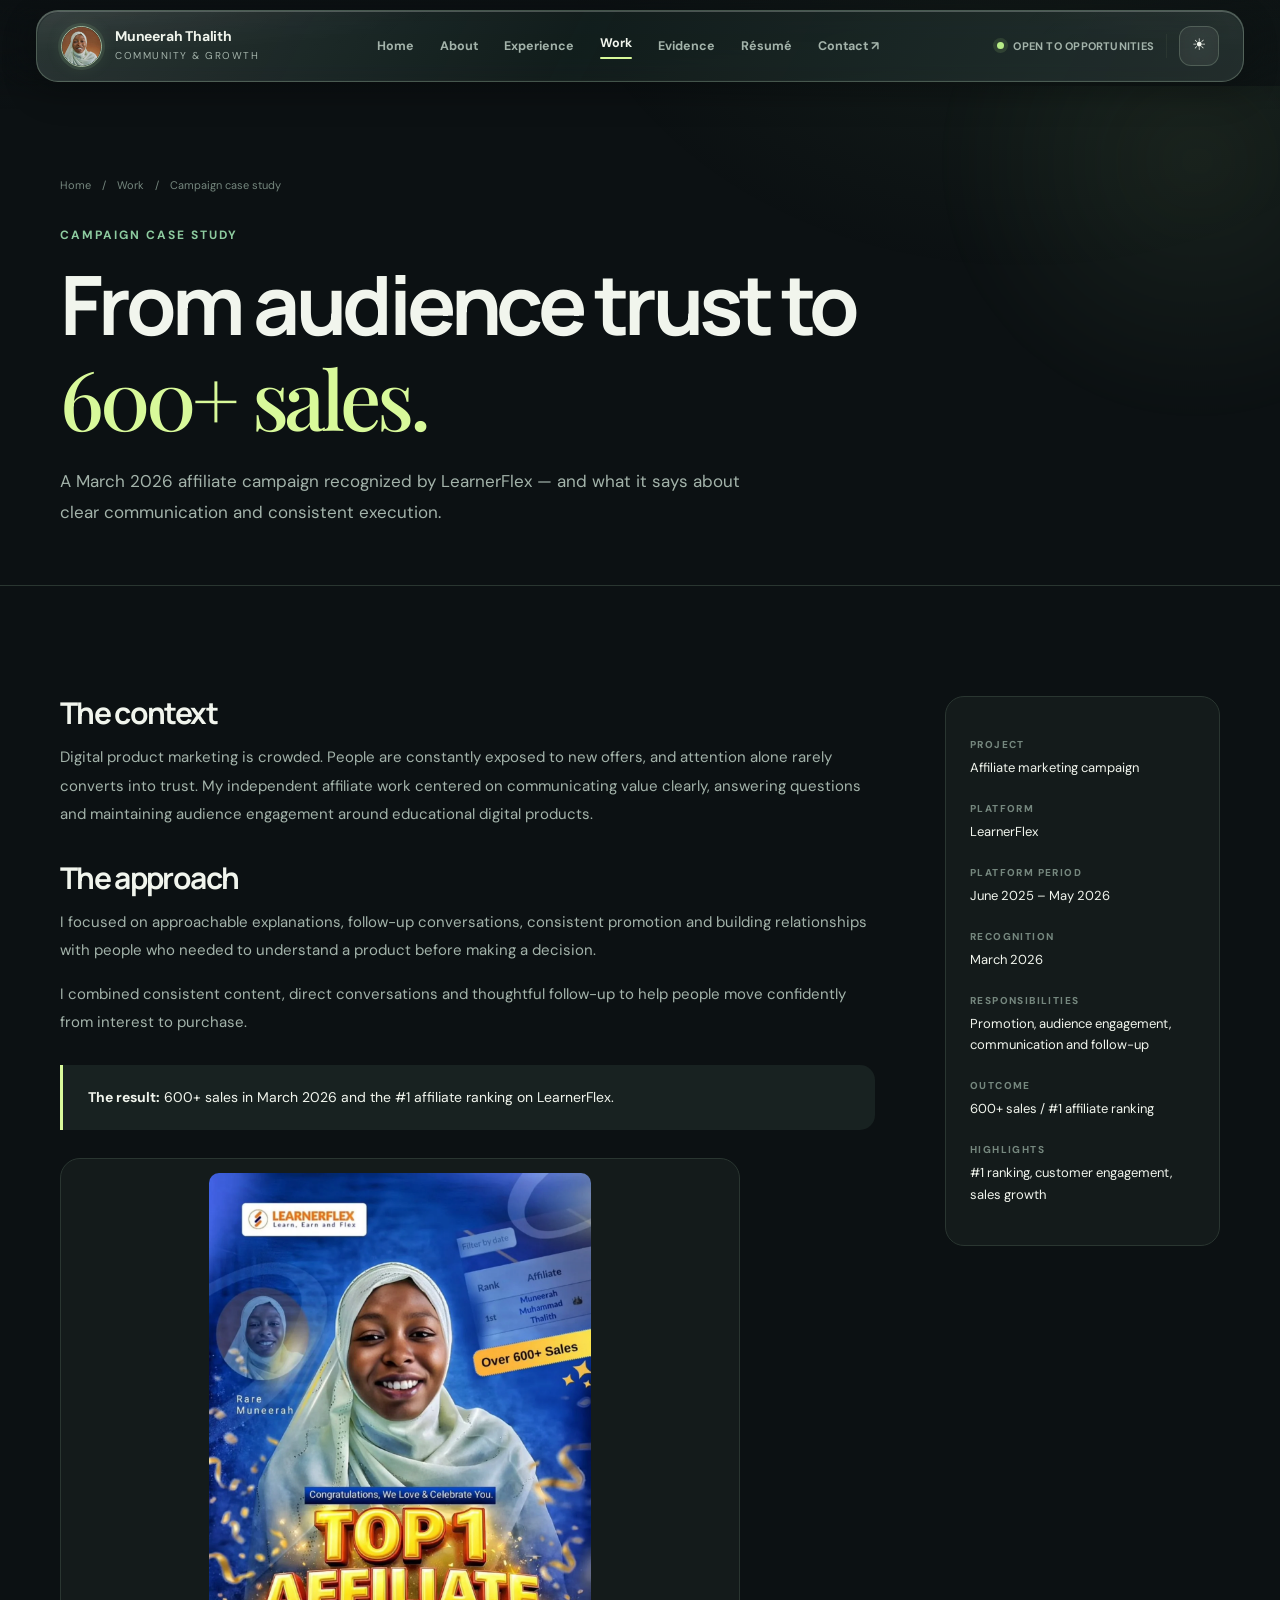
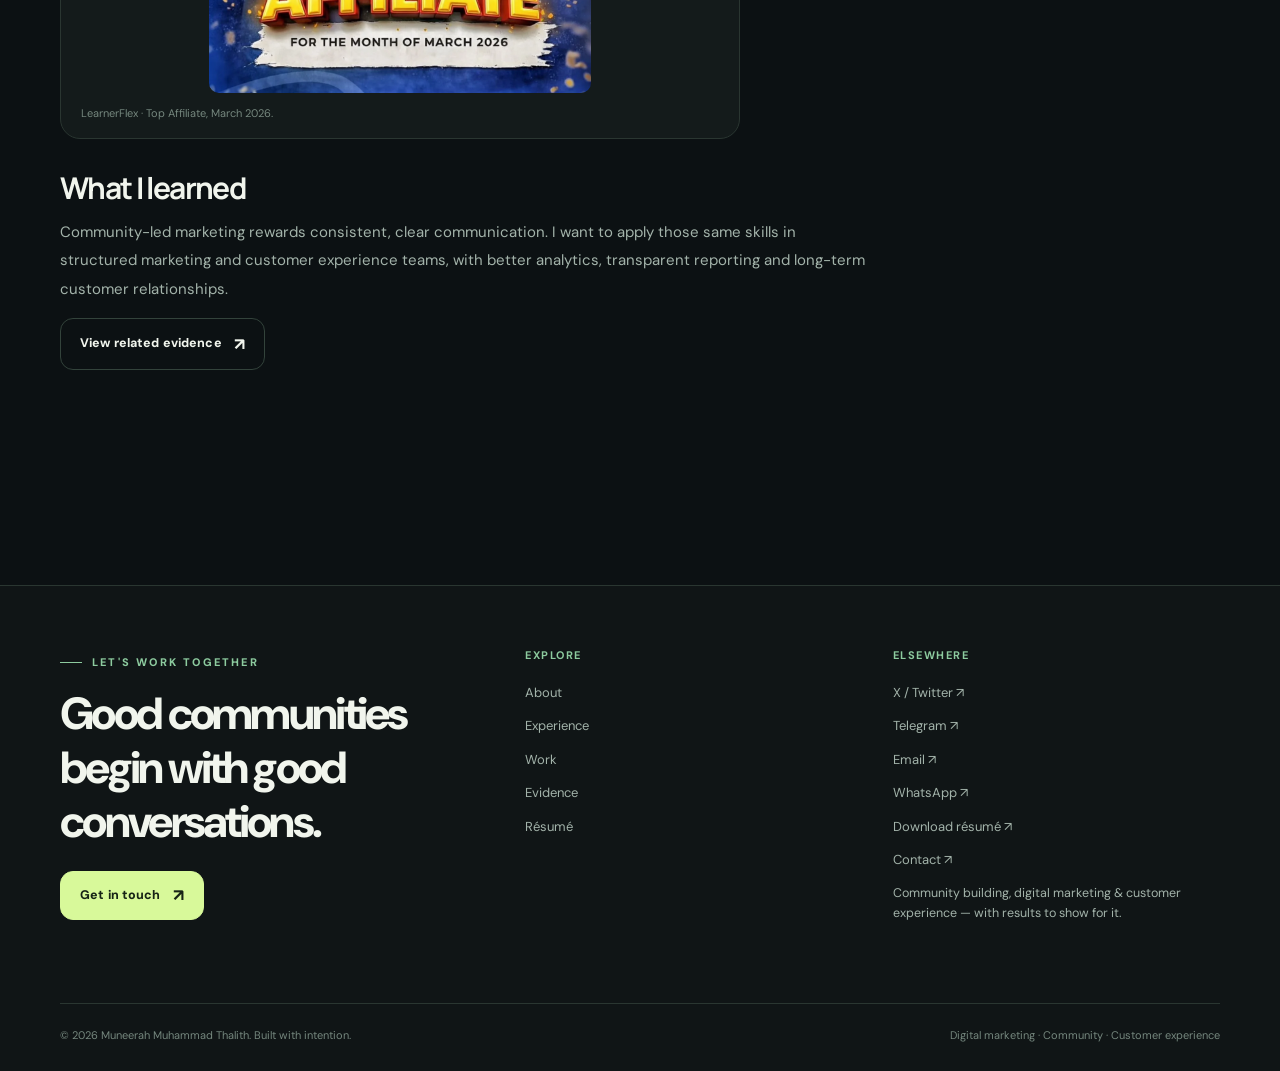
<file: work/learnerflex/index.html>
<!doctype html><html lang="en"><head><meta charset="utf-8"><meta name="viewport" content="width=device-width,initial-scale=1"><meta name="description" content="Case study of Muneerah’s March 2026 #1 LearnerFlex affiliate recognition and more than 600 reported sales."><meta name="theme-color" content="#0c1113"><meta name="author" content="Muneerah Muhammad Thalith"><link rel="canonical" href="https://muneerah-portfolio-git.vercel.app/work/learnerflex/"><meta property="og:title" content="LearnerFlex Campaign"><meta property="og:description" content="Case study of Muneerah’s March 2026 #1 LearnerFlex affiliate recognition and more than 600 reported sales."><meta property="og:type" content="website"><meta property="og:image" content="https://muneerah-portfolio-git.vercel.app/assets/media/muneerah-hero.webp"><meta name="twitter:card" content="summary_large_image"><meta name="twitter:site" content="@Dneerah_"><title>LearnerFlex Campaign · Muneerah Muhammad Thalith</title><link rel="icon" href="../../assets/favicon-48.png" sizes="48x48" type="image/png"><link rel="icon" href="../../assets/favicon-32.png" sizes="32x32" type="image/png"><link rel="apple-touch-icon" href="../../assets/apple-touch-icon.png"><link rel="stylesheet" href="../../assets/site.css"><script>(function(){try{var t=localStorage.getItem('muneerah-theme');if(t==='light'||t==='dark')document.documentElement.dataset.theme=t;}catch(e){}})()</script></head><body class=""><a class="skip" href="#main">Skip to content</a><header class="site-header"><nav class="nav container" aria-label="Main navigation"><a class="brand" href="../../" aria-label="Muneerah, home"><span class="brand-icon"><img src="../../assets/media/muneerah-avatar.webp" width="38" height="38" alt=""></span><span class="brand-copy"><strong>Muneerah Thalith</strong><span>Community & growth</span></span></a><div class="nav-links" id="menu-links" data-nav-links><a href="../../" class="" >Home</a><a href="../../about/" class="" >About</a><a href="../../experience/" class="" >Experience</a><a href="../../work/" class="active" aria-current=page>Work</a><a href="../../evidence/" class="" >Evidence</a><a href="../../resume/" class="" >Résumé</a><a href="../../contact/">Contact ↗</a></div><div class="nav-actions"><span class="availability"><i class="dot" aria-hidden="true"></i> OPEN TO OPPORTUNITIES</span><span class="mini-divider"></span><button type="button" class="theme-toggle" aria-label="Switch theme" data-theme-toggle>☀</button><button type="button" class="menu-toggle" aria-label="Toggle navigation" aria-expanded="false" aria-controls="menu-links" data-menu-toggle>☰</button></div></nav></header><main id="main"><section class="page-head"><div class="container"><div class="breadcrumbs"><a href="../../">Home</a><span>/</span><a href="../../work/">Work</a><span>/</span><span>Campaign case study</span></div><div class="page-kicker">Campaign case study</div><h1>From audience trust to <span class="serif highlight">600+ sales.</span></h1><p>A March 2026 affiliate campaign recognized by LearnerFlex — and what it says about clear communication and consistent execution.</p></div></section><section class="section container case-layout"><article class="case-main"><h2>The context</h2><p>Digital product marketing is crowded. People are constantly exposed to new offers, and attention alone rarely converts into trust. My independent affiliate work centered on communicating value clearly, answering questions and maintaining audience engagement around educational digital products.</p><h2>The approach</h2><p>I focused on approachable explanations, follow-up conversations, consistent promotion and building relationships with people who needed to understand a product before making a decision.</p><p>I combined consistent content, direct conversations and thoughtful follow-up to help people move confidently from interest to purchase.</p><div class="insight"><strong>The result:</strong> 600+ sales in March 2026 and the #1 affiliate ranking on LearnerFlex.</div><figure class="case-figure"><img loading="lazy" src="../../assets/media/award.webp" alt="LearnerFlex award graphic naming Muneerah top affiliate for March 2026"><figcaption>LearnerFlex · Top Affiliate, March 2026.</figcaption></figure><h2>What I learned</h2><p>Community-led marketing rewards consistent, clear communication. I want to apply those same skills in structured marketing and customer experience teams, with better analytics, transparent reporting and long-term customer relationships.</p><p><a href="../../evidence/" class="btn btn-ghost" >View related evidence <span class="arr">↗</span></a></p></article><aside class="case-aside"><dl><dt>Project</dt><dd>Affiliate marketing campaign</dd><dt>Platform</dt><dd>LearnerFlex</dd><dt>Platform period</dt><dd>June 2025 – May 2026</dd><dt>Recognition</dt><dd>March 2026</dd><dt>Responsibilities</dt><dd>Promotion, audience engagement, communication and follow-up</dd><dt>Outcome</dt><dd>600+ sales / #1 affiliate ranking</dd><dt>Highlights</dt><dd>#1 ranking, customer engagement, sales growth</dd></dl></aside></section></main><footer class="site-footer"><div class="container"><div class="footer-top"><div><span class="eyebrow">Let's work together</span><div class="footer-big">Good communities begin with good conversations.</div><a href="../../contact/" class="btn btn-primary" >Get in touch <span class="arr">↗</span></a></div><div class="footer-column"><strong>Explore</strong><a href="../../about/">About</a><a href="../../experience/">Experience</a><a href="../../work/">Work</a><a href="../../evidence/">Evidence</a><a href="../../resume/">Résumé</a></div><div class="footer-column"><strong>Elsewhere</strong><a href="https://x.com/Dneerah_" target="_blank" rel="noopener noreferrer">X / Twitter ↗</a><a href="https://t.me/DNeerah" target="_blank" rel="noopener noreferrer">Telegram ↗</a><a href="mailto:contact@muneerah.top">Email ↗</a><a href="https://wa.me/2347049001254" target="_blank" rel="noopener noreferrer">WhatsApp ↗</a><a href="../../assets/Muneerah-Muhammad-Thalith-Resume.pdf" download>Download résumé ↗</a><a href="../../contact/">Contact ↗</a><p class="small">Community building, digital marketing & customer experience — with results to show for it.</p></div></div><div class="footer-bottom"><span>© 2026 Muneerah Muhammad Thalith. Built with intention.</span><span>Digital marketing · Community · Customer experience</span></div></div></footer><script src="../../assets/site.js" defer></script></body></html>
</file>
<file: assets/site.css>
@import url('https://fonts.googleapis.com/css2?family=DM+Sans:wght@400;500;600;700&family=Manrope:wght@400;500;600;700;800&family=Playfair+Display:ital,wght@0,500;0,600;1,500&display=swap');
:root{--bg:#0c1113;--panel:#141b1b;--panel2:#182221;--border:#2a3631;--border2:#33433b;--ink:#f1f5ed;--muted:#a3b3aa;--soft:#75877e;--mint:#d8f99a;--mint2:#8dcb9f;--mint-dark:#233327;--shadow:0 24px 80px rgba(0,0,0,.27);--r:22px;--max:1160px; color-scheme:dark}
:root[data-theme=light]{--bg:#f5f6f1;--panel:#fff;--panel2:#edf0e9;--border:#dfe6db;--border2:#cddacf;--ink:#1a2720;--muted:#506358;--soft:#65746b;--mint:#416c3d;--mint2:#547b5b;--mint-dark:#e5f1db;--shadow:0 20px 65px rgba(28,46,31,.07);color-scheme:light}
*{box-sizing:border-box}html{scroll-behavior:smooth}body{margin:0;background:var(--bg);color:var(--ink);font-family:'DM Sans',sans-serif;font-size:15.5px;line-height:1.65;-webkit-font-smoothing:antialiased;overflow-x:hidden}body::before{position:fixed;content:'';pointer-events:none;inset:0;z-index:-1;background:radial-gradient(ellipse 700px 550px at 80% -100px,rgba(135,194,124,.085),transparent 68%)}a{color:inherit;text-decoration:none}button,input,textarea{font:inherit}button{cursor:pointer}::selection{background:var(--mint);color:#182217}img{max-width:100%;display:block}button:focus-visible,a:focus-visible,input:focus-visible,textarea:focus-visible{outline:2px solid var(--mint);outline-offset:4px}.container{width:min(var(--max),calc(100% - 64px));margin:0 auto}.skip{position:absolute;transform:translateY(-140px);background:var(--mint);color:#142016;padding:12px 18px;z-index:99}.skip:focus{transform:translateY(0)}
.site-header{position:sticky;top:0;z-index:40;backdrop-filter:blur(22px);-webkit-backdrop-filter:blur(22px);background:color-mix(in srgb,var(--bg) 89%,transparent);border-bottom:1px solid var(--border)}.nav{height:80px;display:flex;align-items:center;justify-content:space-between;gap:24px}.brand{display:inline-flex;align-items:center;gap:13px;white-space:nowrap}.brand-icon{width:38px;height:38px;display:grid;place-items:center;background:var(--mint);color:#11190f;border-radius:11px;font-family:Georgia,serif;font-style:italic;font-weight:bold;font-size:27px;line-height:1}.brand-copy strong{display:block;font-size:14px;letter-spacing:-.2px;line-height:1.25}.brand-copy span{display:block;font-size:10px;color:var(--muted);letter-spacing:1.5px;text-transform:uppercase;margin-top:3px}.nav-links{display:flex;align-items:center;gap:26px}.nav-links a{color:var(--muted);font-size:12.5px;font-weight:700;transition:.25s}.nav-links a:hover,.nav-links a.active{color:var(--ink)}.nav-links a.active::after{content:'';display:block;height:2px;background:var(--mint);border-radius:10px;margin-top:3px}.nav-actions{display:flex;align-items:center;gap:12px}.theme-toggle,.menu-toggle{border:1px solid var(--border);background:var(--panel);color:var(--ink);height:40px;width:40px;display:grid;place-items:center;border-radius:12px;transition:.25s}.theme-toggle:hover,.menu-toggle:hover{border-color:var(--mint)}.menu-toggle{display:none}.availability{display:inline-flex;align-items:center;gap:9px;color:var(--muted);font-size:11px;font-weight:700;letter-spacing:.02em}.availability .dot{width:7px;height:7px;border-radius:50%;background:#b7ec87;box-shadow:0 0 0 4px rgba(177,231,129,.13)}.mini-divider{height:24px;width:1px;background:var(--border)}
.btn{display:inline-flex;align-items:center;justify-content:center;gap:12px;border-radius:13px;padding:13px 19px;min-height:47px;font-weight:800;font-size:12.5px;letter-spacing:.01em;border:1px solid var(--border);transition:transform .22s,border-color .22s,background .22s;white-space:nowrap}.btn:hover{transform:translateY(-2px)}.btn-primary{background:var(--mint);color:#172416;border-color:var(--mint)}.btn-ghost{background:transparent;color:var(--ink);border-color:var(--border2)}.btn-quiet{padding:8px 0;border:0;min-height:auto;color:var(--mint);background:none}.arr{font-size:17px;line-height:1}.eyebrow{font-size:11px;text-transform:uppercase;letter-spacing:2.2px;color:var(--mint2);font-weight:800;display:inline-flex;gap:10px;align-items:center}.eyebrow::before{content:'';width:22px;height:1px;background:currentColor}.num{font-variant-numeric:tabular-nums}.serif{font-family:'Playfair Display',Georgia,serif;font-weight:500;letter-spacing:-.05em}.dim{color:var(--muted)}.small{font-size:12.5px}.muted{color:var(--muted)}.stroke{border:1px solid var(--border)}.divider{height:1px;background:var(--border);width:100%}
h1,h2,h3,h4,p{margin-top:0}h1,h2,h3,h4{line-height:1.13;font-family:'Manrope',sans-serif;letter-spacing:-.055em;font-weight:700}h1{font-size:clamp(50px,7vw,102px)}h2{font-size:clamp(31px,4vw,54px)}h3{font-size:24px}p{color:var(--muted)}.section{padding:110px 0}.section-tight{padding:75px 0}.section-head{display:flex;align-items:end;justify-content:space-between;gap:24px;margin-bottom:37px}.section-head h2{margin:13px 0 0;max-width:690px}.section-head p{margin-bottom:0;max-width:350px}.section-index{font-size:11px;color:var(--soft);letter-spacing:1px;font-weight:800}.highlight{color:var(--mint)}
.hero{padding:70px 0 75px;position:relative}.hero-grid{display:grid;grid-template-columns:minmax(0,1.13fr) minmax(350px,.87fr);align-items:center;gap:70px}.hero-tag{display:inline-flex;align-items:center;gap:12px;background:var(--panel);border:1px solid var(--border);border-radius:999px;padding:9px 14px;font-size:11px;font-weight:700;color:var(--muted);margin-bottom:28px}.hero-tag .star{color:var(--mint);font-size:16px}.hero h1{margin:0 0 25px;max-width:730px;letter-spacing:-.078em;line-height:1.08}.hero h1 .serif{font-style:italic;font-weight:500}.hero p{font-size:17px;max-width:570px;line-height:1.8;margin:0 0 30px}.hero-cta{display:flex;flex-wrap:wrap;gap:12px}.hero-foot{display:flex;align-items:center;flex-wrap:wrap;gap:14px;margin-top:43px;color:var(--soft);font-size:11px;font-weight:700;letter-spacing:.04em}.hero-foot .line{width:35px;height:1px;background:var(--border2)}.hero-art{min-height:570px;position:relative;padding:20px 0 15px}.hero-frame{position:relative;height:490px;margin:35px auto 0;width:min(100%,430px);border-radius:240px 240px 21px 21px;border:1px solid var(--border2);background:radial-gradient(ellipse 70% 75% at 50% 30%,#334339 0%,#1e2a25 55%,#131b19 100%);overflow:hidden;box-shadow:var(--shadow)}:root[data-theme=light] .hero-frame{background:radial-gradient(ellipse 70% 80% at 50% 20%,#e2ede0,#cddfd1 80%)}.hero-frame:before{content:'';width:280px;height:280px;border:1px solid rgba(212,243,189,.16);border-radius:50%;position:absolute;left:50%;top:12%;transform:translateX(-50%)}.hero-frame:after{content:'';width:440px;height:440px;border:1px solid rgba(212,243,189,.1);border-radius:50%;position:absolute;left:50%;top:-2%;transform:translateX(-50%)}.art-monogram{position:absolute;left:50%;top:28%;transform:translate(-50%,-50%);font-family:Georgia,serif;font-size:285px;font-style:italic;letter-spacing:-30px;color:#cfefa3;text-shadow:0 18px 70px #151e1790;line-height:1}.hero-frame .art-caption{position:absolute;bottom:0;left:0;right:0;padding:72px 30px 32px;background:linear-gradient(transparent,#0b1717e8);z-index:3;color:white}.art-caption .art-label{font-size:10px;text-transform:uppercase;letter-spacing:2px;font-weight:800;color:#c2e3af}.art-caption b{text-align:right;margin-left:auto;font-size:30px;line-height:1.25;font-family:'Playfair Display',serif;font-weight:500;display:block;max-width:270px;margin-top:8px}.float-proof,.float-number{position:absolute;z-index:5;background:color-mix(in srgb,var(--panel) 97%,transparent);border:1px solid var(--border2);box-shadow:var(--shadow);border-radius:16px;padding:15px 18px}.float-proof{right:-18px;top:20px;width:195px}.float-number{bottom:-15px;left:-30px;width:190px}.float-proof span,.float-number span{display:block;font-size:9px;letter-spacing:1px;text-transform:uppercase;color:var(--muted);font-weight:800}.float-proof strong,.float-number strong{font-size:33px;line-height:1.25;font-weight:800;letter-spacing:-2px;display:block;color:var(--ink)}.float-proof small,.float-number small{display:block;font-size:10px;color:var(--soft)}
.stats-bar{display:grid;grid-template-columns:repeat(4,1fr);background:var(--panel);border:1px solid var(--border);border-radius:20px;overflow:hidden}.stat{padding:24px 26px;min-height:132px;border-right:1px solid var(--border)}.stat:last-child{border-right:0}.stat strong{font-size:35px;color:var(--ink);line-height:1.25;font-family:'Manrope',sans-serif;letter-spacing:-2px;display:block}.stat span{color:var(--muted);font-size:12px;display:block;margin-top:8px}.stat sup{color:var(--mint);font-size:12px;margin-left:4px}.stat .tip{color:var(--soft);font-size:10px;margin-top:3px}.pill-list{display:flex;gap:9px;flex-wrap:wrap}.pill{border:1px solid var(--border2);background:var(--panel);border-radius:99px;padding:7px 12px;color:var(--muted);font-size:11px;font-weight:700}.service-grid{display:grid;grid-template-columns:repeat(3,1fr);gap:15px}.service{background:var(--panel);border:1px solid var(--border);border-radius:var(--r);padding:29px;min-height:242px;transition:.25s}.service:hover{transform:translateY(-3px);border-color:var(--border2)}.service-icon{font-size:27px;color:var(--mint);font-weight:400;margin-bottom:23px}.service h3{font-size:20px;margin:0 0 10px}.service p{font-size:13px;margin:0}.service .n{font-size:10px;color:var(--soft);margin-top:27px;display:block}
.work-grid{display:grid;grid-template-columns:repeat(3,1fr);gap:17px}.project{background:var(--panel);border:1px solid var(--border);border-radius:22px;overflow:hidden;transition:.25s;display:block}.project:hover{border-color:var(--mint2);transform:translateY(-4px)}.project-visual{height:245px;position:relative;overflow:hidden;background:radial-gradient(circle at 65% 40%,#3b5646,#1c2824 70%);display:flex;align-items:center;justify-content:center}.project-visual .ghost-word{font-family:'Playfair Display',serif;font-size:clamp(58px,6vw,110px);letter-spacing:-.08em;color:rgba(215,247,157,.85);font-style:italic;white-space:nowrap}.project-visual .corner{position:absolute;top:16px;left:16px;background:#0c1514a8;border:1px solid #a6c4aa50;color:#e6f5dc;border-radius:30px;padding:5px 12px;font-size:9px;text-transform:uppercase;letter-spacing:1px;font-weight:700}.project-visual img{width:100%;height:100%;object-fit:cover;object-position:center 21%;filter:saturate(.83)}.project-visual.pale{background:linear-gradient(130deg,#dfebd6,#a1b7a7)}.project-visual.pale .ghost-word{color:#34473b}.project-visual.ink{background:radial-gradient(ellipse at 48% 30%,#324055,#15202c 75%)}.project-visual.ink .ghost-word{color:#bfd9f2}.project-body{padding:24px}.project-body h3{font-size:21px;margin:6px 0 10px}.project-body p{font-size:12.5px;line-height:1.7;min-height:64px;margin:0}.project-foot{display:flex;justify-content:space-between;gap:8px;align-items:center;margin-top:24px;font-size:10px;color:var(--muted);border-top:1px solid var(--border);padding-top:15px}.project-foot strong{font-size:13px;color:var(--mint)}.project-type{font-size:10px;letter-spacing:1.5px;color:var(--mint2);text-transform:uppercase;font-weight:800}
.timeline{border-top:1px solid var(--border)}.timeline-item{display:grid;grid-template-columns:170px 1fr 28px;gap:30px;padding:32px 0;border-bottom:1px solid var(--border)}.timeline-item .period{font-size:12px;color:var(--soft);margin-top:6px}.timeline-item h3{margin:0 0 7px;font-size:22px}.timeline-item p{margin:0 0 10px;font-size:13.5px;max-width:720px}.timeline-item .org{font-size:11px;color:var(--mint2);font-weight:800;letter-spacing:1px;text-transform:uppercase;margin-bottom:7px}.timeline-item .chev{font-size:19px;color:var(--soft)}
.banner{position:relative;border:1px solid var(--border2);border-radius:28px;overflow:hidden;background:radial-gradient(ellipse at 78% 35%,#314538 0%,#17221e 50%,#101816 100%);padding:60px 64px;display:flex;justify-content:space-between;gap:26px;align-items:end}.banner::before{content:'M';position:absolute;right:13%;top:-190px;color:rgba(219,250,165,.065);font-family:Georgia,serif;font-style:italic;font-size:500px;line-height:1;pointer-events:none}.banner>div{position:relative;z-index:1}.banner h2{max-width:680px;margin:16px 0;font-size:clamp(37px,4.5vw,61px)}.banner p{margin:0;max-width:580px;font-size:14px}.banner .btn{position:relative;z-index:2;flex-shrink:0}
.page-head{padding:90px 0 58px;border-bottom:1px solid var(--border);position:relative}.breadcrumbs{display:flex;align-items:center;gap:11px;font-size:11px;color:var(--soft);margin-bottom:32px}.breadcrumbs a:hover{color:var(--mint)}.page-head h1{font-size:clamp(44px,6.4vw,85px);margin:12px 0 20px;max-width:900px}.page-head p{font-size:17px;max-width:690px;margin:0;line-height:1.8}.page-head .page-kicker{color:var(--mint2);font-size:12px;letter-spacing:2px;font-weight:700;text-transform:uppercase}
.story-grid{display:grid;grid-template-columns:1fr 1fr;gap:70px;align-items:start}.story-large{font-size:clamp(24px,3vw,37px);font-family:'Playfair Display',serif;line-height:1.5;color:var(--ink);letter-spacing:-.03em}.story-text p{font-size:15px;line-height:1.9;margin-bottom:20px}.fact-grid{display:grid;grid-template-columns:repeat(2,1fr);gap:16px}.fact{border:1px solid var(--border);background:var(--panel);padding:25px;border-radius:18px;min-height:150px}.fact strong{font-size:19px;display:block;margin-bottom:8px}.fact p{font-size:12px;margin:0}.process{display:grid;grid-template-columns:repeat(4,1fr);gap:14px}.process .step{border-top:1px solid var(--border2);padding:25px 15px 20px 0}.process .step .count{font-size:11px;color:var(--mint);font-weight:800}.process .step h3{font-size:19px;margin:26px 0 12px}.process .step p{font-size:12px}.case-layout{display:grid;grid-template-columns:minmax(0,1fr) 275px;gap:70px;align-items:start}.case-main h2{font-size:30px;margin:32px 0 13px}.case-main h2:first-child{margin-top:0}.case-main p{font-size:15px;line-height:1.9}.case-aside{position:sticky;top:115px;background:var(--panel);border:1px solid var(--border);border-radius:19px;padding:24px}.case-aside dt{font-size:10px;text-transform:uppercase;color:var(--soft);letter-spacing:1.4px;font-weight:800;margin-top:22px}.case-aside dt:first-child{margin:0}.case-aside dd{margin:4px 0 0;font-size:13px;color:var(--ink)}.case-figure{margin:28px 0;background:var(--panel);border:1px solid var(--border);border-radius:20px;padding:14px;max-width:680px}.case-figure img{max-height:520px;object-fit:contain;margin:auto;border-radius:10px}.case-figure figcaption{font-size:11px;color:var(--soft);padding:11px 6px 2px}.insight{background:var(--panel2);border-left:3px solid var(--mint);border-radius:0 15px 15px 0;padding:21px 25px;margin:28px 0;font-size:14px;color:var(--ink)}
.filter-bar{display:flex;gap:8px;flex-wrap:wrap;margin-bottom:29px}.filter{border:1px solid var(--border);border-radius:11px;background:var(--panel);padding:9px 16px;font-size:12px;font-weight:800;color:var(--muted)}.filter[aria-pressed=true]{background:var(--mint);color:#172313;border-color:var(--mint)}.evidence-grid{display:grid;grid-template-columns:repeat(3,1fr);gap:17px}.evidence-card{overflow:hidden;border:1px solid var(--border);border-radius:20px;background:var(--panel);transition:.24s}.evidence-card:hover{transform:translateY(-3px);border-color:var(--mint2)}.evidence-card[hidden]{display:none}.evidence-art{height:258px;background:#222e2a;overflow:hidden;display:grid;place-items:center}.evidence-art img{width:100%;height:100%;object-fit:cover;object-position:center 22%}.evidence-art.contain img{object-fit:contain;padding:12px}.evidence-description{padding:19px}.evidence-description h3{font-size:17px;margin:6px 0}.evidence-description p{font-size:12px;line-height:1.7;min-height:41px;margin-bottom:12px}.evidence-description a{font-size:11px;color:var(--mint);font-weight:800}.lightbox{border:none;padding:0;background:rgba(7,16,13,.92);width:100vw;height:100vh;max-width:100vw;max-height:100vh;color:white}.lightbox::backdrop{background:rgba(5,11,10,.88)}.lightbox .lightbox-inner{display:grid;place-items:center;min-height:100%;padding:30px 20px}.lightbox img{width:auto;max-width:calc(100vw - 40px);height:auto;max-height:78vh;object-fit:contain}.lightbox .close{position:fixed;top:18px;right:24px;font-size:24px;background:#1b2d27;color:#fff;border:1px solid #456054;border-radius:12px;width:43px;height:43px}
.resume-grid{display:grid;grid-template-columns:minmax(0,1fr) 275px;gap:50px}.resume-panel{border:1px solid var(--border);border-radius:21px;padding:44px;background:var(--panel)}.resume-panel h2{font-size:30px;margin:0 0 7px}.resume-panel h3{font-size:16px;letter-spacing:-.02em}.resume-panel p{font-size:13px}.resume-block{padding:24px 0;border-bottom:1px solid var(--border)}.resume-block:last-child{border:0;padding-bottom:0}.resume-block .block-label{font-size:10px;letter-spacing:1.8px;color:var(--mint2);text-transform:uppercase;font-weight:800;margin-bottom:12px;display:block}.resume-list{margin:12px 0;padding-left:19px;color:var(--muted);font-size:13px;line-height:1.9}.resume-aside{position:sticky;top:114px}.resume-aside .aside-panel{background:var(--panel);border:1px solid var(--border);border-radius:19px;padding:24px}.resume-aside p{font-size:12px}.resume-aside .btn{width:100%;margin-bottom:10px}.resume-aside .notice{font-size:11px;color:var(--soft);margin-top:12px}.contact-layout{display:grid;grid-template-columns:1fr 1fr;gap:50px}.contact-options{display:grid;gap:13px}.contact-option{display:flex;justify-content:space-between;align-items:center;gap:15px;border:1px solid var(--border);background:var(--panel);padding:24px;border-radius:17px}.contact-option h3{font-size:18px;margin:0 0 6px}.contact-option p{font-size:12px;margin:0}.contact-option .arrow{color:var(--mint);font-size:24px}.card-form{background:var(--panel);border:1px solid var(--border);padding:30px;border-radius:22px}.field{display:flex;flex-direction:column;gap:7px;margin-bottom:17px}.field label{font-weight:700;font-size:12px}.field input,.field textarea{background:var(--bg);border:1px solid var(--border);border-radius:10px;padding:13px 14px;color:var(--ink);width:100%}.field textarea{resize:vertical;min-height:132px}.field-note{font-size:11px;color:var(--soft)}.copy-note{font-size:11px;color:var(--mint);min-height:18px;margin-top:10px}
.site-footer{border-top:1px solid var(--border);padding:60px 0 26px;margin-top:90px;background:color-mix(in srgb,var(--panel) 55%,transparent)}.footer-top{display:grid;grid-template-columns:1.3fr 1fr 1fr;gap:40px;padding-bottom:67px}.footer-big{font-size:45px;line-height:1.2;letter-spacing:-.06em;font-weight:800;max-width:360px;margin:16px 0 22px}.footer-column strong{font-size:11px;letter-spacing:1.5px;text-transform:uppercase;color:var(--mint2);display:block;margin-bottom:18px}.footer-column a{font-size:13px;color:var(--muted);display:block;margin-bottom:12px}.footer-column a:hover{color:var(--mint)}.footer-bottom{padding-top:22px;border-top:1px solid var(--border);display:flex;justify-content:space-between;gap:25px;color:var(--soft);font-size:11px}.footer-bottom a:hover{color:var(--ink)}
.reveal{opacity:1;transform:none;transition:opacity .68s,transform .68s}.reveal.visible{opacity:1;transform:none}.anchor{scroll-margin-top:110px}
@media(max-width:1040px){.nav-links{gap:15px}.availability{display:none}.hero-grid{gap:30px}.hero h1{font-size:clamp(55px,6.7vw,90px)}.float-proof{right:-12px}.float-number{left:-12px}}
@media(max-width:840px){.container{width:min(var(--max),calc(100% - 38px))}.nav{height:68px}.nav-links{display:none;position:absolute;top:68px;left:0;right:0;background:var(--bg);border-bottom:1px solid var(--border);padding:18px 22px 25px;flex-direction:column;align-items:stretch;gap:0;box-shadow:var(--shadow)}.nav-links.is-open{display:flex}.nav-links a{padding:11px 5px}.nav-links a.active::after{display:none}.menu-toggle{display:grid}.nav-actions .mini-divider{display:none}.hero-grid{grid-template-columns:1fr}.hero{padding:62px 0 47px}.hero h1{font-size:clamp(55px,10.5vw,88px);max-width:760px}.hero-art{display:none}.stats-bar{grid-template-columns:repeat(2,1fr)}.stat:nth-child(2){border-right:0}.stat:nth-child(-n+2){border-bottom:1px solid var(--border)}.work-grid{grid-template-columns:repeat(2,1fr)}.service-grid{grid-template-columns:repeat(2,1fr)}.process{grid-template-columns:repeat(2,1fr)}.story-grid,.contact-layout,.resume-grid,.case-layout{grid-template-columns:1fr;gap:30px}.resume-aside,.case-aside{position:static}.footer-top{grid-template-columns:1.2fr 1fr}.footer-column:last-child{grid-column:1/-1}.evidence-grid{grid-template-columns:repeat(2,1fr)}.section{padding:77px 0}.banner{padding:48px 35px}.banner h2{font-size:40px}.page-head{padding:70px 0 50px}}
@media(max-width:580px){body{font-size:14px}.brand-copy strong{font-size:12px}.brand-copy span{font-size:8px}.brand-icon{width:34px;height:34px;font-size:23px}.nav-actions{gap:8px}.theme-toggle,.menu-toggle{width:36px;height:36px}.hero{padding:43px 0}.hero-tag{font-size:9px}.hero h1{font-size:clamp(49px,13vw,71px);line-height:1.04;letter-spacing:-.075em;margin-bottom:22px}.hero p{font-size:15px;line-height:1.8}.hero-cta .btn{flex:1;padding:12px 13px;font-size:11px}.hero-foot{margin-top:25px;font-size:10px}.stats-bar{border-radius:15px}.stat{padding:22px 16px;min-height:112px}.stat strong{font-size:31px}.stat span{font-size:10.5px}.section{padding:64px 0}.section-tight{padding:52px 0}.section-head{align-items:start;flex-direction:column;gap:12px;margin-bottom:25px}.section-head h2{font-size:36px}.section-head p{font-size:13px}.work-grid,.service-grid,.process,.evidence-grid,.fact-grid{grid-template-columns:1fr}.project-visual{height:240px}.project-body{padding:21px}.service{min-height:unset}.timeline-item{grid-template-columns:1fr 20px;gap:10px;padding:25px 0}.timeline-item .period{grid-column:1/-1}.timeline-item h3{font-size:18px}.banner{padding:35px 25px;align-items:start;flex-direction:column;border-radius:19px}.banner h2{font-size:37px}.page-head{padding:50px 0 38px}.page-head h1{font-size:clamp(43px,11vw,62px)}.page-head p{font-size:15px}.story-large{font-size:27px}.resume-panel{padding:24px 20px}.resume-panel h2{font-size:24px}.contact-option{padding:19px}.card-form{padding:22px}.footer-top{grid-template-columns:1fr;gap:20px;padding-bottom:42px}.footer-column:last-child{grid-column:initial}.footer-big{font-size:37px}.site-footer{padding-top:45px;margin-top:60px}.footer-bottom{flex-direction:column;gap:5px}.case-figure{margin:24px -5px}.case-aside{padding:18px}.evidence-art{height:290px}}
@media(prefers-reduced-motion:reduce){*,*:before,*:after{scroll-behavior:auto!important;transition:none!important;animation:none!important}.reveal{opacity:1;transform:none}}
@media print{.site-header,.site-footer,.resume-aside,.banner,.breadcrumbs,.hero-cta,.no-print{display:none!important}body{background:white;color:#111;font-size:11pt}p,.dim,.muted,.resume-list{color:#333!important}.container{width:100%!important}.page-head{padding:0 0 20px}.page-head h1{font-size:28pt}.resume-grid{display:block}.resume-panel{padding:0;border:0;background:white}.resume-block{break-inside:avoid}.section{padding:30px 0}.resume-panel h2{font-size:19pt}}

/* Portrait-led identity pass, 2026 */
.hero-portrait{position:absolute;inset:0;width:100%;height:100%;object-fit:cover;object-position:center 32%;filter:saturate(.91)}
.hero-frame:before,.hero-frame:after{content:none}
.hero-frame{background:#5a3428;isolation:isolate}
.hero-frame .art-caption{background:linear-gradient(transparent,rgba(6,22,17,.92));padding-top:112px}
.hero-art .float-proof,.hero-art .float-number{backdrop-filter:blur(10px)}
.about-portrait-intro{display:grid;grid-template-columns:minmax(260px,350px) 1fr;align-items:center;gap:clamp(35px,8vw,100px);padding:0 0 90px;margin-bottom:70px;border-bottom:1px solid var(--border)}
.about-portrait-intro img{width:100%;height:420px;object-fit:cover;object-position:center 28%;border-radius:200px 200px 16px 16px;border:1px solid var(--border2);box-shadow:var(--shadow)}
.about-portrait-intro h2{font-size:clamp(36px,5vw,74px);margin:22px 0}
.about-portrait-intro p{max-width:470px;font-size:18px;line-height:1.8}
.resume-intro{display:flex;align-items:center;gap:18px;margin-bottom:8px}
.resume-intro img{width:78px;height:78px;object-fit:cover;object-position:center 27%;border-radius:18px;border:1px solid var(--border2)}
.resume-intro h2{margin:8px 0 0}
.resume-aside .btn{width:100%;margin-bottom:9px;white-space:normal;text-align:center}
.contact-portrait{display:flex;gap:16px;align-items:center;padding:18px 0 26px;margin-bottom:24px;border-bottom:1px solid var(--border)}
.contact-portrait img{border-radius:50%;width:86px;height:86px;object-fit:cover;object-position:center 25%;border:2px solid var(--border2)}
.contact-portrait p{margin:6px 0 0;font-size:13px}
@media(max-width:840px){.hero-art{display:block;min-height:425px;max-width:490px;margin:3px auto 10px;width:100%;padding:0}.hero-frame{height:380px;width:min(83%,340px);margin:12px auto 0}.float-proof{right:0;top:0}.float-number{left:0;bottom:6px}.about-portrait-intro{grid-template-columns:1fr 1.2fr;gap:26px}}
@media(max-width:580px){.hero-art{min-height:365px;margin-top:3px}.hero-frame{height:330px;width:74%;border-radius:170px 170px 19px 19px}.hero-frame .art-caption{padding:67px 16px 20px}.art-caption b{font-size:20px}.hero-art .float-proof,.hero-art .float-number{width:138px;padding:11px}.float-proof strong,.float-number strong{font-size:25px}.float-proof span,.float-number span{font-size:8px}.about-portrait-intro{display:flex;flex-direction:column;align-items:stretch;margin-bottom:45px;padding-bottom:48px}.about-portrait-intro img{height:400px;max-width:320px;margin:auto}.resume-intro img{height:60px;width:60px}.resume-intro{gap:12px}.resume-intro h2{font-size:24px}}
@media print{.resume-intro img{display:none}}

/* 2026 portfolio refinement: photo identity, soft ambiance, proof-led interactions */
.brand-icon{background:transparent;overflow:hidden;border:2px solid var(--mint);border-radius:50%;box-shadow:0 0 0 3px color-mix(in srgb,var(--mint) 12%,transparent)}
.brand-icon img{display:block;width:100%;height:100%;object-fit:cover;object-position:center 39%;border-radius:50%}
.site-header{box-shadow:0 2px 20px #00000009}
.hero::before{content:"";position:absolute;top:-120px;right:-30px;width:520px;height:520px;pointer-events:none;background:radial-gradient(circle at 50% 50%,rgba(180,233,134,.07),transparent 68%);filter:blur(26px);animation:ambient-drift 12s ease-in-out infinite alternate}
.hero-frame{transition:transform .55s cubic-bezier(.2,.75,.2,1),box-shadow .55s;will-change:transform}
.hero-art:hover .hero-frame{transform:translateY(-8px);box-shadow:0 25px 72px #0004}
.hero-art .float-proof,.hero-art .float-number{animation:soft-float 7s ease-in-out infinite}
.hero-art .float-number{animation-delay:-2.6s}
.hero-text-link{display:inline-block;margin-top:22px;color:var(--muted);font-size:13px;text-underline-offset:5px}.hero-text-link span{color:var(--mint);font-weight:800;text-decoration:underline}
.service,.project,.evidence-card,.contact-option{position:relative;transition:transform .35s ease,border-color .35s ease,box-shadow .35s ease}
.service:hover,.project:hover,.evidence-card:hover{transform:translateY(-6px)}
.evidence-card:hover{box-shadow:var(--shadow);border-color:var(--border2)}
.evidence-art img{transition:transform .55s cubic-bezier(.2,.75,.2,1)}.evidence-card:hover .evidence-art img{transform:scale(1.025)}
.evidence-action{display:flex;align-items:center;justify-content:space-between;gap:30px;padding:27px 30px;margin-top:30px;border:1px solid var(--border);border-radius:20px;background:var(--panel)}
.evidence-action strong{font-size:19px}.evidence-action p{margin:7px 0 0;font-size:13px;max-width:590px}
.mini-testimonial{display:flex;align-items:center;gap:22px;padding-top:38px;padding-bottom:18px;border-top:1px solid var(--border)}
.mini-testimonial .mini-quote{font-size:68px;font-family:Georgia,serif;color:var(--mint);line-height:.8}.mini-testimonial p{font-size:18px;font-family:Georgia,serif;color:var(--ink);margin:0 0 6px}.mini-testimonial span:not(.mini-quote){font-size:9px;font-weight:700;color:var(--muted);letter-spacing:1.5px}.mini-testimonial a{margin-left:auto;font-size:12px;font-weight:800;color:var(--mint);white-space:nowrap}
.studio-grid{display:grid;grid-template-columns:minmax(0,1.15fr) minmax(280px,.75fr);gap:42px;align-items:start}
.studio-panel,.studio-guide{border:1px solid var(--border);border-radius:23px;padding:33px;background:var(--panel)}
.studio-panel .eyebrow,.studio-guide .eyebrow{color:var(--mint)}
.upload-zone{border:1.5px dashed color-mix(in srgb,var(--mint) 45%,var(--border));border-radius:16px;padding:35px 22px;text-align:center;position:relative;margin:16px 0 25px;background:color-mix(in srgb,var(--mint) 5%,transparent);transition:.2s}
.upload-zone.dragging{background:color-mix(in srgb,var(--mint) 17%,transparent);border-color:var(--mint)}
.upload-zone input[type=file]{position:absolute;inset:0;opacity:0;cursor:pointer;width:100%;height:100%}
.upload-zone strong,.upload-zone span{display:block;pointer-events:none}.upload-zone strong{font-size:18px;color:var(--ink)}.upload-zone span{margin:9px auto 0;font-size:12px;color:var(--muted);max-width:390px}
.studio-preview{margin:0 0 22px;overflow:hidden;border-radius:13px;border:1px solid var(--border);max-height:500px;background:#0c1113}.studio-preview img{display:block;max-height:500px;max-width:100%;width:auto;margin:auto;object-fit:contain}
.studio-label{margin:27px 0 20px}.studio-fields{display:grid;gap:17px;margin-bottom:24px}.studio-fields label{font-size:12px;color:var(--muted);font-weight:750;display:grid;gap:7px}
.studio-fields input,.studio-fields textarea,.studio-fields select{width:100%;font:inherit;color:var(--ink);background:var(--bg);border:1px solid var(--border);border-radius:10px;padding:13px 14px;outline:none;resize:vertical}
.studio-fields input:focus,.studio-fields textarea:focus,.studio-fields select:focus{border-color:var(--mint)}
.studio-guide{position:sticky;top:110px}.studio-guide h3{font-size:27px;letter-spacing:-1px;margin:18px 0}.studio-guide p,.studio-guide li{font-size:14px;line-height:1.8}.studio-guide ol{padding-left:20px;margin:16px 0 28px}.studio-guide li{margin:10px 0}.studio-guide code{font-size:12px;background:var(--bg);padding:3px 5px;border-radius:4px;color:var(--mint)}.studio-guide .btn{margin-top:10px}
#studio-results{display:flex;gap:10px;flex-wrap:wrap;margin-top:19px}#studio-results[hidden]{display:none}
@keyframes soft-float{0%,100%{transform:translateY(0)}50%{transform:translateY(-9px)}}
@keyframes ambient-drift{from{transform:translate(-32px,25px) scale(.96)}to{transform:translate(35px,-15px) scale(1.08)}}
@media(max-width:880px){.studio-grid{grid-template-columns:1fr}.studio-guide{position:static}.evidence-action{flex-wrap:wrap}.mini-testimonial{flex-wrap:wrap}.mini-testimonial a{margin-left:0}}
@media(max-width:540px){.hero::before{width:250px;height:280px;right:0}.studio-panel,.studio-guide{padding:23px}.evidence-action{padding:21px}.evidence-action .btn{width:100%}.mini-testimonial p{font-size:16px}.mini-testimonial{gap:14px}.hero-art:hover .hero-frame{transform:none}}
@media(prefers-reduced-motion:reduce){.hero::before,.hero-art .float-proof,.hero-art .float-number{animation:none!important}.service,.project,.evidence-card,.hero-frame,.evidence-art img{transition:none!important}}

/* Award showcase: source-first, readable, and genuinely useful to hiring managers. */
.award-showcase{padding-top:86px;padding-bottom:80px}.award-showcase-heading{display:flex;align-items:end;justify-content:space-between;gap:30px;margin-bottom:29px}.award-showcase-heading h2{font-size:clamp(35px,4.2vw,60px);line-height:1.13;margin:14px 0}.award-showcase-heading p{margin:0;max-width:520px}.proof-text-link{font-size:13px;color:var(--mint);font-weight:800;white-space:nowrap;border-bottom:1px solid currentColor;padding-bottom:4px}.award-showcase-grid{display:grid;grid-template-columns:1fr 1fr;gap:20px}.award-showcase-card{display:grid;grid-template-columns:43% 1fr;gap:0;min-width:0;position:relative;overflow:hidden;background:linear-gradient(125deg,color-mix(in srgb,var(--panel) 90%,transparent),color-mix(in srgb,var(--panel2) 75%,transparent));border:1px solid var(--border2);border-radius:24px;transition:transform .28s ease,border-color .28s ease,box-shadow .28s ease}.award-showcase-card:hover{transform:translateY(-5px);border-color:var(--mint2);box-shadow:0 20px 50px rgba(0,0,0,.16)}.award-showcase-img{min-height:270px;background:rgba(70,100,82,.14);display:grid;place-items:center;overflow:hidden}.award-showcase-img img{width:100%;height:100%;object-fit:cover;transition:transform .6s ease}.award-showcase-card:hover .award-showcase-img img{transform:scale(1.035)}.award-showcase-copy{display:flex;flex-direction:column;align-items:start;padding:25px 24px;min-width:0}.award-index{font-size:10px;text-transform:uppercase;letter-spacing:1.2px;color:var(--mint2);font-weight:800}.award-showcase-copy strong{font-family:'Manrope',sans-serif;letter-spacing:-1px;font-size:25px;line-height:1.2;color:var(--ink);margin:20px 0 15px}.award-showcase-copy strong em{font-style:normal;color:var(--mint)}.award-showcase-copy>span:nth-of-type(2){font-size:12.5px;line-height:1.8;color:var(--muted)}.proof-action{display:block;margin-top:auto;padding-top:25px;font-size:11px;color:var(--mint);font-weight:800}.proof-disclaimer{font-size:11px;margin:17px 0 0;color:var(--soft)}
.proof-manifest{border:1px solid var(--border2);border-radius:24px;background:radial-gradient(circle at 89% 15%,rgba(160,243,136,.09),transparent 40%),var(--panel);padding:38px;display:grid;grid-template-columns:1fr minmax(170px,220px);gap:30px;margin-bottom:40px;align-items:center}.proof-manifest h2{font-size:clamp(30px,4vw,50px);margin:17px 0;max-width:670px}.proof-manifest p{font-size:14px;max-width:520px;margin:0}.proof-manifest-aside{border-left:1px solid var(--border2);padding-left:35px;display:flex;flex-direction:column}.proof-manifest-aside strong{font-size:85px;letter-spacing:-7px;line-height:1;font-family:'Manrope',sans-serif;color:var(--mint)}.proof-manifest-aside span{font-size:12px;font-weight:800;color:var(--ink);margin:8px 0 5px}.proof-manifest-aside small{font-size:10px;color:var(--muted)}.proof-filter-status{font-size:12px;color:var(--soft);margin:-8px 0 19px}.evidence-collection .evidence-card{position:relative}.evidence-collection .evidence-card:focus-within{border-color:var(--mint)}.evidence-collection .evidence-art{background:linear-gradient(130deg,rgba(38,62,51,.75),rgba(15,25,24,.92))}.evidence-collection .evidence-description h3{line-height:1.35}.evidence-collection .evidence-description .project-type{font-size:10px;letter-spacing:.6px;text-transform:uppercase;color:var(--mint2)}
@media(max-width:1050px){.award-showcase-card{grid-template-columns:1fr}.award-showcase-img{min-height:250px;max-height:300px}.award-showcase-img img{object-fit:contain}.award-showcase-copy{min-height:215px}}
@media(max-width:690px){.award-showcase{padding-top:55px;padding-bottom:55px}.award-showcase-heading{align-items:start;flex-direction:column;gap:18px}.award-showcase-grid{grid-template-columns:1fr;gap:15px}.award-showcase-card{grid-template-columns:39% 1fr}.award-showcase-img{min-height:210px;max-height:none}.award-showcase-copy{min-height:0;padding:22px 16px}.award-showcase-copy strong{font-size:22px;margin:13px 0}.award-showcase-copy>span:nth-of-type(2){font-size:11.5px}.proof-manifest{grid-template-columns:1fr;padding:25px 22px;gap:24px}.proof-manifest-aside{border-left:0;border-top:1px solid var(--border2);padding:20px 0 0}.proof-manifest-aside strong{font-size:61px;letter-spacing:-4px}}
@media(max-width:420px){.award-showcase-card{grid-template-columns:1fr}.award-showcase-img{height:220px;min-height:220px}.award-showcase-copy{padding:21px}.award-showcase-copy strong{font-size:24px}}
@media(prefers-reduced-motion:reduce){.award-showcase-card,.award-showcase-img img{transition:none}}


/* Muneerah — floating Liquid Glass navigation. The original single-column mobile menu is preserved. */
.site-header{
 position:sticky;top:0;z-index:90;padding:10px 0 4px;
 background:transparent;border:0;box-shadow:none;
 pointer-events:none;isolation:isolate;
 transition:padding .35s ease;
}
.site-header::before{
 content:"";position:absolute;inset:0 0 -26px;z-index:-1;
 pointer-events:none;opacity:.8;
 background:linear-gradient(180deg,color-mix(in srgb,var(--bg) 55%,transparent) 0%, transparent 98%);
}
.site-header .nav{
 position:relative;pointer-events:auto;width:min(1208px,calc(100% - 28px));height:72px;
 padding:0 24px;border-radius:22px;border:1px solid rgba(220,255,220,.24);
 background:linear-gradient(117deg,rgba(246,255,246,.12) 0%,rgba(200,237,205,.025) 45%,rgba(246,255,249,.09) 100%),rgba(15,28,27,.76);
 -webkit-backdrop-filter:blur(28px) saturate(167%);backdrop-filter:blur(28px) saturate(167%);
 box-shadow:inset 0 1px 0 rgba(255,255,255,.23),inset 0 -1px 0 rgba(238,255,233,.025),0 10px 35px rgba(0,0,0,.23);
 transition:height .35s ease,border-radius .35s ease,background .35s ease,box-shadow .35s ease;
}
.site-header .nav::after{
 content:"";position:absolute;pointer-events:none;inset:1px;border-radius:inherit;
 background:linear-gradient(135deg,rgba(255,255,255,.085),transparent 33%,transparent 75%,rgba(236,255,234,.045));
 mask-image:linear-gradient(180deg,#000,transparent 65%);opacity:.78;
}
.site-header.is-scrolled{padding-top:7px}
.site-header.is-scrolled .nav{
 height:64px;border-radius:19px;
 background:linear-gradient(113deg,rgba(239,255,239,.125),rgba(12,23,22,.05) 55%,rgba(246,255,244,.075)),rgba(12,25,24,.87);
 box-shadow:inset 0 1px 0 rgba(255,255,255,.23),0 12px 40px rgba(0,0,0,.3);
}
.site-header .brand-icon{height:41px;width:41px;border-radius:50%;border:1px solid rgba(226,255,210,.65);box-shadow:0 0 0 3px rgba(194,250,172,.09),0 0 18px rgba(189,242,167,.095);overflow:hidden;flex-shrink:0}
.site-header .brand-icon img{display:block;width:100%;height:100%;object-fit:cover;object-position:center 39%;border-radius:50%}
.site-header .theme-toggle,.site-header .menu-toggle{position:relative;background:rgba(239,255,241,.055);border-color:rgba(220,255,219,.19);-webkit-backdrop-filter:blur(10px);backdrop-filter:blur(10px);transition:background .25s,border-color .25s,transform .25s}
.site-header .theme-toggle:hover,.site-header .menu-toggle:hover{background:rgba(220,255,212,.12);border-color:rgba(223,255,211,.55);transform:translateY(-1px)}
.site-header .brand-copy{position:relative;z-index:1}
:root[data-theme=light] .site-header .nav{background:linear-gradient(115deg,rgba(255,255,255,.84),rgba(255,255,255,.46) 60%,rgba(240,255,241,.73)),rgba(251,254,248,.65);border-color:rgba(122,153,128,.26);box-shadow:inset 0 1px 0 rgba(255,255,255,.97),0 10px 32px rgba(31,72,41,.1)}
:root[data-theme=light] .site-header.is-scrolled .nav{background:linear-gradient(115deg,rgba(255,255,255,.91),rgba(246,252,242,.69)),rgba(249,252,246,.78);box-shadow:inset 0 1px 0 rgba(255,255,255,.96),0 14px 34px rgba(31,72,41,.13)}
:root[data-theme=light] .site-header .theme-toggle,:root[data-theme=light] .site-header .menu-toggle{background:rgba(255,255,255,.52);border-color:rgba(100,132,105,.2)}
@media(max-width:840px){
 .site-header{padding-top:8px;padding-bottom:3px}
 .site-header.is-scrolled{padding-top:6px}
 .site-header .nav{width:calc(100% - 20px);height:70px;padding:0 16px;border-radius:19px;gap:12px}
 .site-header.is-scrolled .nav{height:64px;border-radius:18px}
 /* Restore the original one-column navigation, using an opaque surface for readability. */
 .site-header .nav-links{display:none;position:absolute;top:calc(100% + 9px);left:0;right:0;
 padding:18px 22px 23px;flex-direction:column;align-items:stretch;gap:0;
 border-radius:17px;border:1px solid rgba(196,229,195,.19);
 background:rgba(13,25,23,.985);-webkit-backdrop-filter:none;backdrop-filter:none;
 box-shadow:0 18px 54px rgba(0,0,0,.34),inset 0 1px 0 rgba(239,255,242,.1);
 max-height:calc(100dvh - 101px);overflow-y:auto;overscroll-behavior:contain;
 }
 .site-header .nav-links.is-open{display:flex}
 .site-header .nav-links a{display:block;padding:11px 8px;min-height:0;border-radius:8px;color:#adbfba;font-size:13px;font-weight:700;line-height:1.6}
 .site-header .nav-links a.active{color:#f5faf5;background:rgba(224,255,200,.07)}
 .site-header .nav-links a.active::after{display:none}
 .site-header .nav-links a:hover{color:#d6fb9d;background:rgba(223,255,202,.045)}
 .site-header .nav-links a:focus-visible{outline:2px solid #d6fb9d;outline-offset:2px}
 :root[data-theme=light] .site-header .nav-links{background:rgba(252,254,250,.992);border-color:rgba(114,142,114,.2);box-shadow:0 20px 50px rgba(41,70,43,.2)}
 :root[data-theme=light] .site-header .nav-links a{color:#60736b}
 :root[data-theme=light] .site-header .nav-links a.active{color:#172820;background:rgba(90,143,90,.09)}
 :root[data-theme=light] .site-header .nav-links a:hover{color:#185233;background:rgba(90,143,90,.07)}
}
@media(max-width:580px){.site-header .nav{padding:0 13px;height:67px}.site-header.is-scrolled .nav{height:62px}.site-header .brand-icon{height:38px;width:38px}.site-header .brand-copy strong{font-size:12px}.site-header .brand-copy span{font-size:8px}.site-header .theme-toggle,.site-header .menu-toggle{height:39px;width:39px;border-radius:12px}}
@supports not ((backdrop-filter:blur(10px)) or (-webkit-backdrop-filter:blur(10px))){.site-header .nav,.site-header.is-scrolled .nav{background:#182a27}:root[data-theme=light] .site-header .nav,:root[data-theme=light] .site-header.is-scrolled .nav{background:#f9fbf7}}

/* Refined motion and visual details across the portfolio — understated and accessible. */
html{scroll-behavior:smooth}
::selection{background:color-mix(in srgb,var(--mint) 50%,transparent);color:var(--ink)}
:where(a,button,input,textarea,select):focus-visible{outline:2px solid var(--mint);outline-offset:3px}
.page-head{isolation:isolate;position:relative;overflow:hidden}
.page-head::after{content:"";position:absolute;z-index:-1;width:min(550px,75vw);height:min(550px,75vw);top:-40%;right:-15%;pointer-events:none;background:radial-gradient(circle,rgba(175,237,150,.07),transparent 67%);filter:blur(12px)}
:root[data-theme=light] .page-head::after{background:radial-gradient(circle,rgba(65,144,82,.08),transparent 68%)}
.hero::before{content:"";position:absolute;top:-130px;right:-70px;width:530px;height:530px;pointer-events:none;background:radial-gradient(circle,rgba(176,240,150,.07),transparent 67%);filter:blur(22px);animation:light-drift 14s ease-in-out infinite alternate}
@keyframes light-drift{from{transform:translate3d(0,0,0)}to{transform:translate3d(-28px,22px,0)}}
.hero-frame{transition:transform .5s cubic-bezier(.2,.7,.2,1),box-shadow .5s}
.hero-art:hover .hero-frame{transform:translateY(-6px);box-shadow:0 25px 65px rgba(0,0,0,.25)}
.service,.project,.evidence-card,.contact-option,.award-showcase-card{transition:transform .32s cubic-bezier(.2,.7,.2,1),border-color .32s,box-shadow .32s}
@media(hover:hover) and (pointer:fine){
 .service:hover,.project:hover,.evidence-card:hover,.contact-option:hover,.award-showcase-card:hover{transform:translateY(-4px);box-shadow:0 17px 42px rgba(0,0,0,.16);border-color:var(--border2)}
 .project-visual,.evidence-art img,.award-showcase-img img{transition:transform .6s cubic-bezier(.2,.7,.2,1)}
 .project:hover .project-visual,.evidence-card:hover .evidence-art img,.award-showcase-card:hover .award-showcase-img img{transform:scale(1.018)}
 .btn-primary:hover{box-shadow:0 12px 34px rgba(179,232,149,.16)}
 .footer-column a:hover{color:var(--mint);text-underline-offset:5px}
}
:where(.btn,.filter,.theme-toggle,.menu-toggle):active{transform:scale(.98)}
.award-showcase-card:focus-within,.project:focus-within,.evidence-card:focus-within,.contact-option:focus-within{outline:2px solid var(--mint);outline-offset:3px}
@media(prefers-reduced-motion:reduce){html{scroll-behavior:auto}.hero::before{animation:none!important}.hero-frame,.service,.project,.evidence-card,.contact-option,.award-showcase-card,.evidence-art img{transition:none!important}}

/* Experience journey: editorial stacked-card carousel, keyboard & swipe accessible. */
.experience-section{padding-top:74px}
.experience-intro{display:grid;grid-template-columns:minmax(0,1fr) 175px;align-items:end;gap:40px;margin-bottom:36px}
.experience-intro h2{font-size:clamp(34px,4.2vw,58px);line-height:1.1;letter-spacing:-.06em;margin:14px 0 17px;max-width:740px}
.experience-intro p{max-width:720px;font-size:15px;line-height:1.8}
.experience-intro-meta{display:flex;flex-direction:column;align-items:end;justify-content:end;padding-bottom:10px}
.experience-intro-meta strong{color:var(--mint);font-size:70px;line-height:1;letter-spacing:-.08em;font-family:'Manrope',sans-serif}
.experience-intro-meta span{font-size:11px;color:var(--muted);margin-top:9px;letter-spacing:.02em}
.experience-deck{position:relative;max-width:1150px;margin:auto;isolation:isolate}
.experience-deck::before,.experience-deck::after{content:'';position:absolute;left:28px;right:28px;height:18px;bottom:180px;border:1px solid var(--border);border-radius:0 0 24px 24px;background:var(--panel);z-index:-1;pointer-events:none}
.experience-deck::before{bottom:173px;left:40px;right:40px;opacity:.48}
.experience-deck::after{bottom:184px;left:24px;right:24px;opacity:.65}
.experience-deck-top{display:flex;justify-content:space-between;align-items:center;margin-bottom:14px;gap:16px}
.experience-deck-top>span{font-size:11px;text-transform:uppercase;letter-spacing:.18em;color:var(--muted);font-weight:800}
.experience-deck-tools{display:flex;align-items:center;gap:9px}
.experience-deck-index{font-size:11px;font-weight:800;letter-spacing:.12em;color:var(--mint2);margin-right:9px;font-variant-numeric:tabular-nums}
.experience-deck-btn{display:none;width:41px;height:41px;border:1px solid var(--border2);border-radius:12px;background:var(--panel);color:var(--ink);font-size:21px;cursor:pointer;transition:transform .22s,border-color .22s,background .22s}
.experience-deck.is-enhanced .experience-deck-btn{display:grid;place-items:center}
.experience-deck-btn:hover{border-color:var(--mint2);background:var(--panel2)}
.experience-deck-btn:active{transform:scale(.96)}
.experience-slides{display:grid;gap:17px}
.experience-slide{min-width:0;min-height:400px;display:grid;grid-template-columns:minmax(275px,38%) 1fr;background:var(--panel);border:1px solid var(--border2);border-radius:25px;overflow:hidden;box-shadow:0 18px 56px rgba(0,0,0,.09)}
.experience-deck.is-enhanced .experience-slide{display:none}
.experience-deck.is-enhanced .experience-slide.is-current{display:grid;animation:experience-arrive .38s cubic-bezier(.18,.7,.17,1) both}
@keyframes experience-arrive{from{opacity:.55;transform:translateY(8px) scale(.991)}to{opacity:1;transform:translateY(0) scale(1)}}
.experience-visual{position:relative;isolation:isolate;display:flex;flex-direction:column;min-height:400px;padding:30px;background:linear-gradient(135deg,#182f2b,#10201e 62%,#233a2d);color:#f5fff5;overflow:hidden}
.experience-visual::before{content:'';position:absolute;width:350px;height:350px;right:-155px;top:-135px;border-radius:50%;background:radial-gradient(circle,rgba(194,255,143,.23),transparent 72%);filter:blur(8px);z-index:-1}
.experience-visual::after{content:'';position:absolute;inset:0;background:linear-gradient(145deg,rgba(255,255,255,.07),transparent 48%,rgba(182,240,144,.04));pointer-events:none}
.experience-watermark{position:absolute;right:-16px;bottom:32px;color:rgba(205,255,193,.065);font-family:'Manrope',sans-serif;font-size:210px;line-height:1;font-weight:800;letter-spacing:-.12em;z-index:-1}
.experience-counter{font-size:11px;color:#c7f7aa;letter-spacing:.16em;font-weight:800}
.experience-visual-content{margin:auto 0;padding:40px 0;position:relative}
.experience-overline{font-size:10px;letter-spacing:.18em;color:#a7d9b2;text-transform:uppercase;font-weight:800}
.experience-visual h3{font-size:clamp(44px,5vw,74px);letter-spacing:-.075em;line-height:1.12;margin:14px 0 9px;color:#f4fff0}
.experience-visual p{color:#c0cfc5;line-height:1.5;margin:0;font-size:13px}
.experience-date{color:#d8f7d0;letter-spacing:.015em;font-size:12px;font-weight:700}
.experience-details{display:flex;flex-direction:column;align-items:flex-start;padding:clamp(27px,4vw,52px);min-width:0}
.experience-period{color:var(--mint2);font-weight:800;font-size:11px;letter-spacing:.08em;text-transform:uppercase}
.experience-details h4{color:var(--ink);font-size:clamp(26px,3vw,39px);line-height:1.24;letter-spacing:-.04em;margin:22px 0 13px}
.experience-details p{font-size:15px;line-height:1.85;max-width:570px;margin:0 0 21px}
.experience-details .pill-list{margin-top:auto;margin-bottom:20px}
.experience-detail-link{display:inline-block;font-size:12px;color:var(--mint);font-weight:800;text-underline-offset:6px;transition:transform .2s}
.experience-detail-link:hover{text-decoration:underline;transform:translateX(3px)}
.experience-tabs{display:grid;grid-template-columns:repeat(4,minmax(0,1fr));gap:10px;margin-top:24px}
.experience-tab{appearance:none;text-align:left;display:flex;align-items:center;gap:12px;min-width:0;padding:16px 13px;border:1px solid var(--border);border-radius:16px;background:var(--panel);color:var(--muted)}
.experience-deck:not(.is-enhanced) .experience-tab{display:none}
.experience-tab[aria-selected=true]{border-color:color-mix(in srgb,var(--mint) 54%,var(--border));background:var(--panel2);box-shadow:inset 0 2px 0 color-mix(in srgb,var(--mint) 55%,transparent)}
.experience-tab-number{font-size:10px;color:var(--mint);letter-spacing:.05em;font-weight:800}
.experience-tab strong{color:var(--ink);font-size:13px;display:block;white-space:nowrap;overflow:hidden;text-overflow:ellipsis}
.experience-tab small{display:block;margin-top:5px;font-size:10px;color:var(--muted)}
.experience-tab-arrow{color:var(--mint);margin-left:auto;font-size:14px}
.experience-swipe-hint{display:none;font-size:11px;text-align:center;margin:16px 0 0;color:var(--soft)}
.experience-community{display:flex;align-items:center;justify-content:space-between;gap:30px;background:radial-gradient(circle at 0 0,color-mix(in srgb,var(--mint) 8%,transparent),transparent 52%),var(--panel);border:1px solid var(--border);padding:35px 38px;border-radius:22px}
.experience-community h2{font-size:clamp(29px,3.7vw,47px);letter-spacing:-.05em;margin:12px 0}
.experience-community p{font-size:14px;max-width:660px;line-height:1.85;margin:0}
.experience-community .btn{flex-shrink:0}
.resume-platforms{display:grid;grid-template-columns:1fr 1fr;gap:11px;margin-top:11px}
.resume-platforms>div{border-left:2px solid var(--mint2);padding:8px 12px;background:var(--panel);border-radius:0 9px 9px 0}
.resume-platforms strong{display:block;font-size:13px;color:var(--ink)}
.resume-platforms span{font-size:12px;color:var(--muted)}
.resume-career-start{font-weight:700;font-size:12px;color:var(--mint2);margin-top:14px}
@media(max-width:930px){.experience-slide{grid-template-columns:minmax(220px,38%) 1fr}.experience-tab{gap:8px;padding:12px 9px}.experience-tab-arrow{display:none}.experience-tab small{font-size:9px}.experience-details{padding:27px}}
@media(max-width:680px){.experience-intro{grid-template-columns:1fr;gap:8px;margin-bottom:25px}.experience-intro-meta{align-items:start;flex-direction:row;gap:15px;align-items:center;padding:0}.experience-intro-meta strong{font-size:40px}.experience-intro-meta span{margin:0}.experience-slide,.experience-deck.is-enhanced .experience-slide.is-current{grid-template-columns:1fr}.experience-visual{min-height:240px;padding:24px}.experience-visual-content{padding:20px 0}.experience-visual h3{font-size:53px;margin:9px 0}.experience-watermark{font-size:153px;right:4px;bottom:2px}.experience-details{min-height:300px;padding:25px 24px}.experience-details h4{margin:15px 0 12px;font-size:29px}.experience-details p{font-size:13.5px;line-height:1.8}.experience-tabs{grid-template-columns:repeat(2,minmax(0,1fr));gap:9px;margin-top:19px}.experience-deck::before,.experience-deck::after{display:none}.experience-swipe-hint{display:block}.experience-community{flex-direction:column;align-items:start;padding:27px 25px}.resume-platforms{grid-template-columns:1fr}}
@media(max-width:370px){.experience-slide{border-radius:20px}.experience-visual h3{font-size:46px}.experience-tab small{font-size:9px}}
@media(prefers-reduced-motion:reduce){.experience-deck.is-enhanced .experience-slide.is-current{animation:none}.experience-deck-btn,.experience-detail-link{transition:none}}
@media print{.experience-deck.is-enhanced .experience-slide{display:grid!important;break-inside:avoid}.experience-deck-tools,.experience-tabs,.experience-deck::before,.experience-deck::after{display:none!important}}

/* Keep the experience cards below the sticky header when navigated to directly. */
.experience-deck{scroll-margin-top:112px}
</file>
